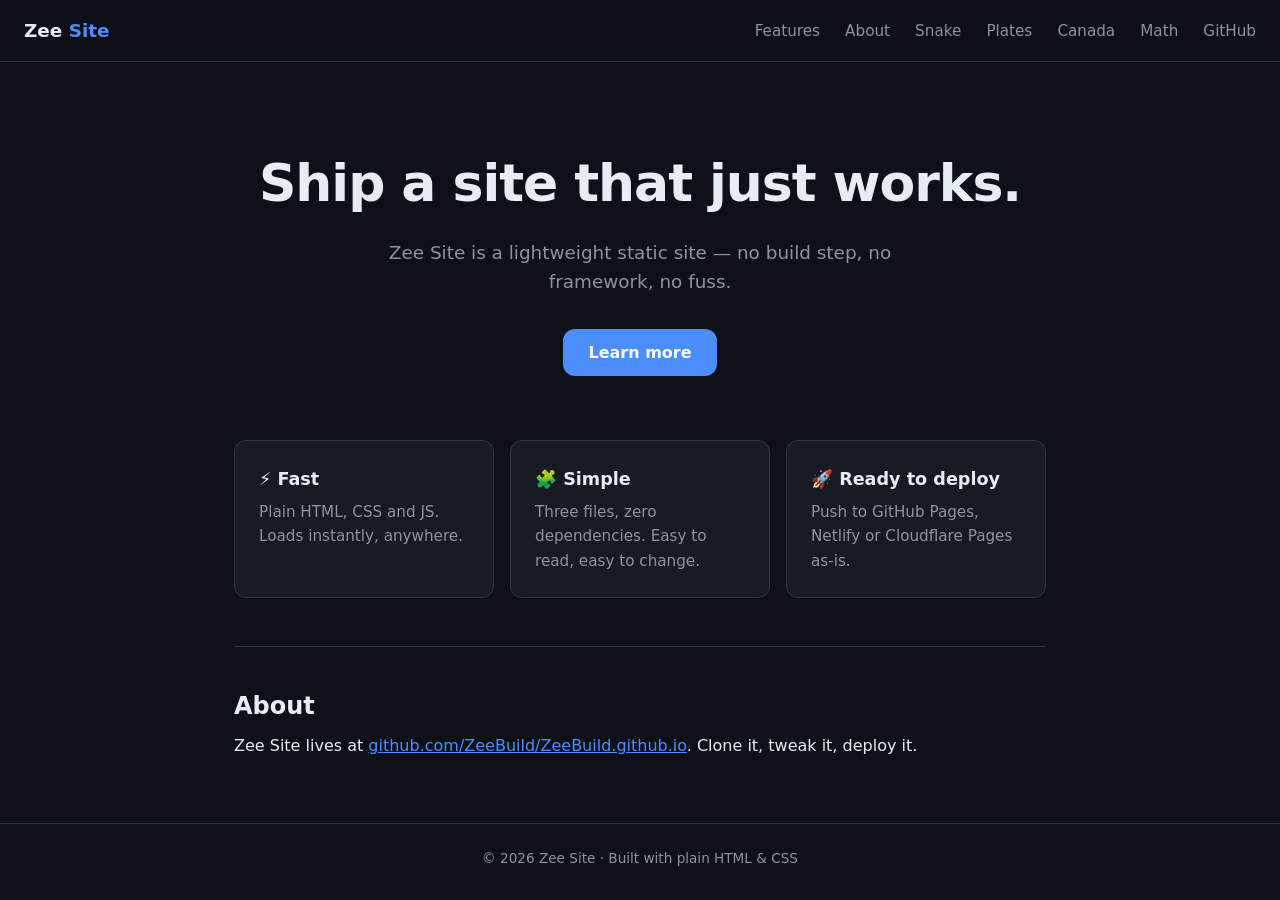
<file: index.html>
<!DOCTYPE html>
<html lang="en">
<head>
  <meta charset="UTF-8" />
  <meta name="viewport" content="width=device-width, initial-scale=1.0" />
  <meta name="description" content="Zee Site — a clean, fast static site." />
  <title>Zee Site</title>
  <link rel="stylesheet" href="style.css" />
</head>
<body>
  <header class="nav">
    <a class="brand" href="#">Zee<span> Site</span></a>
    <nav>
      <a href="#features">Features</a>
      <a href="#about">About</a>
      <a href="snake.html">Snake</a>
      <a href="plates.html">Plates</a>
      <a href="plates-canada.html">Canada</a>
      <a href="math.html">Math</a>
      <a href="https://github.com/ZeeBuild/ZeeBuild.github.io">GitHub</a>
    </nav>
  </header>

  <main>
    <section class="hero">
      <h1>Ship a site that just works.</h1>
      <p>Zee Site is a lightweight static site — no build step, no framework, no fuss.</p>
      <a class="cta" href="#features">Learn more</a>
    </section>

    <section id="features" class="features">
      <article>
        <h2>⚡ Fast</h2>
        <p>Plain HTML, CSS and JS. Loads instantly, anywhere.</p>
      </article>
      <article>
        <h2>🧩 Simple</h2>
        <p>Three files, zero dependencies. Easy to read, easy to change.</p>
      </article>
      <article>
        <h2>🚀 Ready to deploy</h2>
        <p>Push to GitHub Pages, Netlify or Cloudflare Pages as-is.</p>
      </article>
    </section>

    <section id="about" class="about">
      <h2>About</h2>
      <p>
        Zee Site lives at
        <a href="https://github.com/ZeeBuild/ZeeBuild.github.io">github.com/ZeeBuild/ZeeBuild.github.io</a>.
        Clone it, tweak it, deploy it.
      </p>
    </section>
  </main>

  <footer class="footer">
    <p>© 2026 Zee Site · Built with plain HTML &amp; CSS</p>
  </footer>
</body>
</html>
</file>
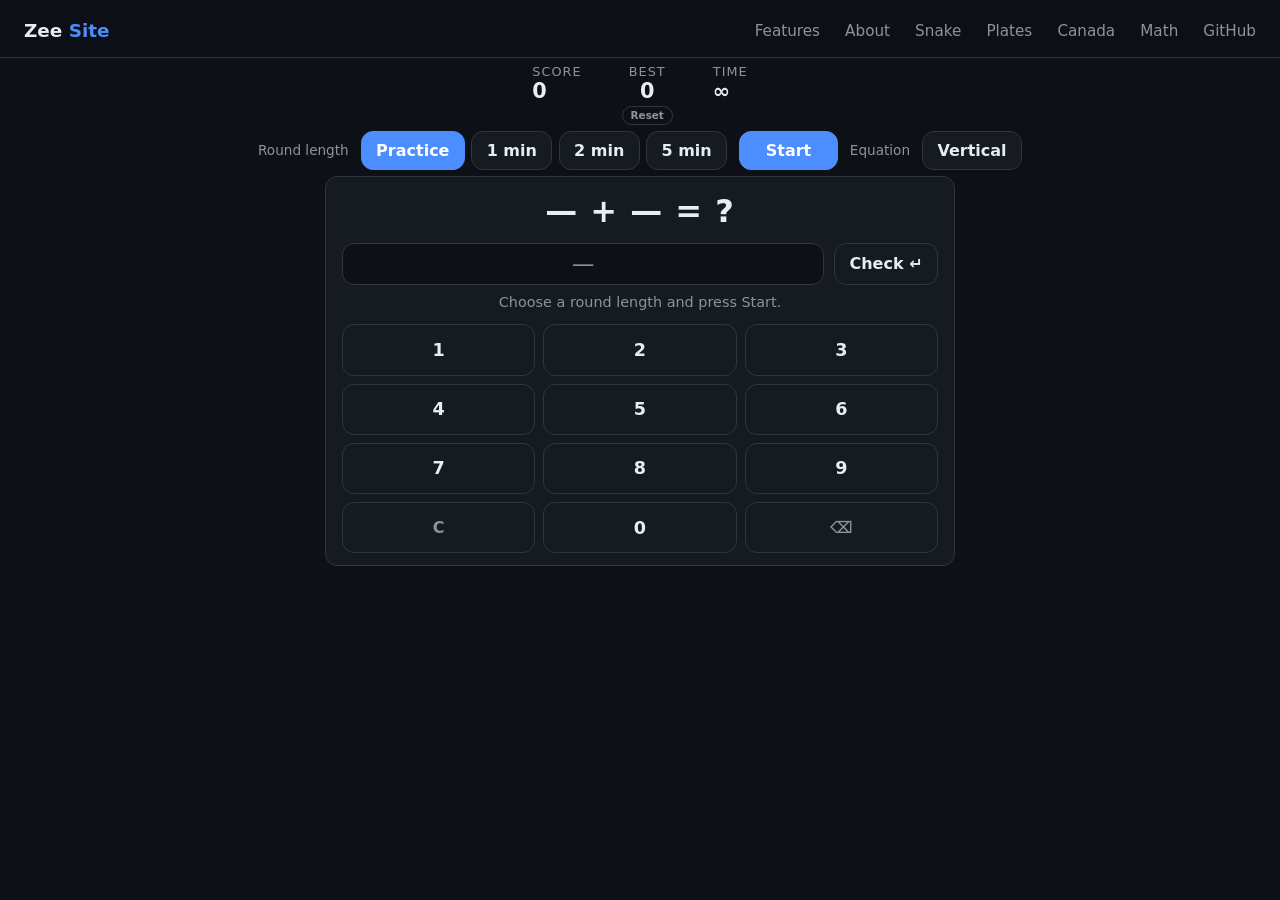
<file: math.html>
<!DOCTYPE html>
<html lang="en">
<head>
  <meta charset="UTF-8" />
  <meta name="viewport" content="width=device-width, initial-scale=1.0" />
  <meta name="description" content="A timed addition and subtraction game with an on-screen numpad and high scores." />
  <title>Math — Zee Site</title>
  <style>
    :root {
      --bg: #0d1117;
      --surface: #161b22;
      --text: #e6edf3;
      --muted: #8b949e;
      --accent: #4c8dff;
      --border: #30363d;
      --good: #3fb950;
      --bad: #f85149;
      --tens: #58a6ff;
      --ones: #e3b341;
      --radius: 12px;
    }

    * { margin: 0; padding: 0; box-sizing: border-box; }
    html { background: var(--bg); }
    [hidden] { display: none !important; }

    body {
      font-family: system-ui, -apple-system, "Segoe UI", sans-serif;
      background: var(--bg);
      color: var(--text);
      min-height: 0;
      display: flex;
      flex-direction: column;
      align-items: center;
      justify-content: flex-start;
      gap: 0.9rem;
      padding: 1rem 0;
    }

    .nav {
      display: flex;
      align-items: center;
      justify-content: space-between;
      padding: 1rem 1.5rem;
      border-bottom: 1px solid var(--border);
      position: sticky;
      top: 0;
      background: color-mix(in srgb, var(--bg) 85%, transparent);
      backdrop-filter: blur(8px);
      width: 100%;
    }
    .brand { font-weight: 700; font-size: 1.15rem; color: var(--text); text-decoration: none; }
    .brand span { color: var(--accent); }
    .nav nav a { color: var(--muted); text-decoration: none; margin-left: 1.25rem; font-size: 0.95rem; }
    .nav nav a:hover { color: var(--text); }

    .hud {
      display: flex;
      gap: 2.5rem;
      font-variant-numeric: tabular-nums;
    }
    .hud .label { color: var(--muted); font-size: 0.8rem; text-transform: uppercase; letter-spacing: 0.08em; }
    .hud .value { font-size: 1.3rem; font-weight: 700; }
    .hud .best-cell { text-align: center; }
    .reset-best {
      display: block;
      margin: 0.15rem auto 0;
      padding: 0.15rem 0.5rem;
      font-size: 0.65rem;
      font-weight: 600;
      color: var(--muted);
      background: transparent;
      border: 1px solid var(--border);
      border-radius: 999px;
    }
    .reset-best:hover:not(:disabled) { color: var(--text); border-color: var(--accent); }

    .timebar { width: 100%; max-width: 420px; height: 4px; background: var(--border); border-radius: 999px; overflow: hidden; }
    .timebar-fill { height: 100%; width: 100%; background: var(--accent); transition: width 0.2s linear; }

    .setup {
      display: flex;
      align-items: center;
      gap: 0.75rem;
      flex-wrap: wrap;
      justify-content: center;
    }
    .setup-label { color: var(--muted); font-size: 0.85rem; }
    .presets { display: flex; gap: 0.4rem; }

    button {
      background: var(--surface);
      color: var(--text);
      border: 1px solid var(--border);
      padding: 0.55rem 0.9rem;
      border-radius: var(--radius);
      font: inherit;
      font-weight: 600;
      cursor: pointer;
    }
    button:hover:not(:disabled) { border-color: var(--accent); }
    button:disabled { opacity: 0.45; cursor: default; }
    button:focus-visible { outline: 2px solid var(--accent); outline-offset: 2px; }

    .preset.selected { background: var(--accent); border-color: var(--accent); color: #fff; }
    .primary { background: var(--accent); border-color: var(--accent); color: #fff; padding-inline: 1.6rem; }

    .board-wrap { position: relative; width: 100%; max-width: 420px; }
    .main-col { display: flex; flex-direction: column; gap: 0.9rem; min-width: 0; }
    .emoji-strip {
      display: flex;
      align-items: center;
      gap: 0.5rem;
      flex-wrap: wrap;
      padding: 0.4rem 0.6rem;
      background: var(--bg);
      border: 1px solid var(--border);
      border-radius: 8px;
      min-height: 2.2rem;
    }
    .emoji-strip .strip-title {
      color: var(--muted);
      font-size: 0.7rem;
      text-transform: uppercase;
      letter-spacing: 0.08em;
      margin-right: 0.25rem;
    }
    .emoji-strip .chips {
      display: flex;
      align-items: center;
      gap: 0.35rem;
      flex-wrap: wrap;
      flex: 1 1 auto;
    }
    .emoji-strip .chip {
      display: inline-flex;
      align-items: center;
      gap: 0.25rem;
      background: var(--surface);
      border: 1px solid var(--border);
      border-radius: 999px;
      padding: 0.15rem 0.5rem;
      font-size: 0.95rem;
      line-height: 1;
    }
    .emoji-strip .chip .n {
      color: var(--muted);
      font-size: 0.7rem;
      font-variant-numeric: tabular-nums;
    }
    .emoji-strip .strip-total {
      color: var(--muted);
      font-size: 0.8rem;
      font-variant-numeric: tabular-nums;
      margin-left: auto;
    }

    .game {
      background: var(--surface);
      border: 1px solid var(--border);
      border-radius: var(--radius);
      padding: 1.25rem;
      display: flex;
      flex-direction: column;
      gap: 0.9rem;
    }

    .question {
      text-align: center;
      font-size: 2.4rem;
      font-weight: 700;
      font-variant-numeric: tabular-nums;
      letter-spacing: 0.03em;
      padding: 0.4rem 0;
    }
    .question.vertical {
      display: flex;
      flex-direction: column;
      align-items: flex-end;
      width: max-content;
      margin-inline: auto;
      line-height: 1.1;
      padding: 0;
    }
    .question.vertical .v-row { padding-right: 0.35rem; }
    .question.vertical .v-rule { width: 100%; height: 2px; background: var(--text); margin: 0.15rem 0; }

    .answer-row { display: flex; gap: 0.6rem; }
    .answer {
      flex: 1;
      min-height: 3rem;
      display: flex;
      align-items: center;
      justify-content: center;
      background: var(--bg);
      border: 1px solid var(--border);
      border-radius: var(--radius);
      font-size: 1.6rem;
      font-weight: 700;
      font-variant-numeric: tabular-nums;
    }
    .answer.empty { color: var(--muted); font-weight: 400; }
    .check { min-width: 6.5rem; }

    .feedback { text-align: center; min-height: 1.3rem; font-size: 0.9rem; color: var(--muted); }
    .feedback.good { color: var(--good); }
    .feedback.bad { color: var(--bad); }

    .work {
      border-top: 1px solid var(--border);
      padding-top: 0.9rem;
      display: flex;
      flex-direction: column;
      gap: 0.75rem;
      text-align: left;
    }
    .work h3 {
      font-size: 0.75rem;
      text-transform: uppercase;
      letter-spacing: 0.08em;
      color: var(--accent);
      margin-bottom: 0.35rem;
    }
    .break-diagram { display: flex; flex-direction: column; gap: 0.75rem; }
    .break-equation {
      display: flex;
      align-items: flex-start;
      justify-content: center;
      gap: 0.6rem;
      flex-wrap: wrap;
    }
    .break-term { display: flex; flex-direction: column; align-items: center; min-width: 5.6rem; }
    .break-term .num { font-size: 1.4rem; font-weight: 700; font-variant-numeric: tabular-nums; line-height: 1.2; }
    .break-term .num.whole { color: var(--text); }
    .break-term .num.split { color: var(--accent); }
    .break-op { font-size: 1.3rem; color: var(--muted); padding-top: 0.1rem; }
    .break-result { font-size: 1.4rem; font-weight: 700; color: var(--good); padding-top: 0.1rem; font-variant-numeric: tabular-nums; }
    .bond {
      width: 100%;
      height: 16px;
      position: relative;
      margin-top: 2px;
    }
    .bond .stem { position: absolute; left: 50%; top: 0; width: 2px; height: 8px; background: var(--border); }
    .bond .bar { position: absolute; left: 24%; right: 24%; top: 8px; height: 2px; background: var(--border); }
    .bond .leg { position: absolute; top: 8px; width: 2px; height: 8px; background: var(--border); }
    .bond .leg.left { left: 24%; }
    .bond .leg.right { right: 24%; }
    .break-boxes { display: flex; gap: 0.45rem; width: 100%; }
    .break-box {
      flex: 1;
      min-width: 0;
      text-align: center;
      background: var(--bg);
      border: 2px solid var(--border);
      border-radius: 8px;
      padding: 0.3rem 0.15rem;
    }
    .break-box.tens { border-color: var(--tens); }
    .break-box.ones { border-color: var(--ones); }
    .break-box b { display: block; font-size: 1.15rem; font-variant-numeric: tabular-nums; }
    .break-box.tens b { color: var(--tens); }
    .break-box.ones b { color: var(--ones); }
    .break-box small { display: block; color: var(--muted); font-size: 0.55rem; letter-spacing: 0.08em; }
    .break-steps { display: flex; flex-direction: column; gap: 0.15rem; font-size: 0.95rem; font-variant-numeric: tabular-nums; }
    .break-steps .line { display: flex; gap: 0.5rem; align-items: baseline; color: var(--muted); }
    .break-steps .line .tag { min-width: 3.4rem; font-size: 0.6rem; text-transform: uppercase; letter-spacing: 0.08em; color: var(--muted); }
    .break-steps .line.tens-line .eq { color: var(--tens); }
    .break-steps .line.ones-line .eq { color: var(--ones); }
    .break-steps .line.final { color: var(--text); font-weight: 700; }
    .break-steps .line.final .eq { color: var(--good); }
    .break-steps .note { font-size: 0.8rem; color: var(--muted); padding-left: 3.9rem; }
    .nl-svg { display: block; width: 100%; height: auto; }
    .nl-base, .nl-tick { stroke: var(--border); stroke-width: 2; }
    .nl-tick { stroke-width: 1.5; }
    .nl-dot { fill: var(--bg); stroke: var(--accent); stroke-width: 2; }
    .nl-dot.end { fill: var(--accent); }
    .nl-label { fill: var(--muted); font-size: 11px; font-variant-numeric: tabular-nums; }
    .nl-label.end { fill: var(--accent); font-weight: 700; }
    .nl-arc { fill: none; stroke: var(--accent); stroke-width: 1.5; }
    .nl-arrow { fill: var(--border); }
    .nl-jump { fill: var(--text); font-size: 10px; text-anchor: middle; }
    .work-summary { color: var(--muted); font-size: 0.85rem; }
    .work .next { align-self: center; }

    .numpad {
      display: grid;
      grid-template-columns: repeat(3, 1fr);
      gap: 0.5rem;
    }
    .numpad button { height: 3.2rem; font-size: 1.1rem; }
    .numpad button.wide { grid-column: span 2; }
    .numpad .fn { color: var(--muted); font-size: 1rem; }
    .clear-btn {
      align-self: center;
      width: 2.4rem;
      height: 2.4rem;
      padding: 0;
      font-size: 0.95rem;
      color: var(--muted);
      margin-bottom: 0.25rem;
    }

    .overlay {
      position: absolute;
      inset: 0;
      display: flex;
      flex-direction: column;
      align-items: center;
      justify-content: center;
      gap: 0.75rem;
      background: color-mix(in srgb, var(--bg) 82%, transparent);
      border-radius: var(--radius);
      text-align: center;
      padding: 1rem;
    }
    .overlay h2 { font-size: 1.6rem; }
    .overlay p { color: var(--muted); }
    .overlay-actions { display: flex; gap: 0.6rem; flex-wrap: wrap; justify-content: center; }

    /* Desktop: two-column layout to avoid vertical scrolling on 1080p */
    @media (min-width: 900px) {
      body { padding: 0.25rem 0; gap: 0.4rem; }
      .timebar { max-width: 630px; }
      .board-wrap { max-width: 630px; }
      .game { flex-direction: row; align-items: flex-start; gap: 1.25rem; padding: 0.75rem 1rem; }
      .main-col { flex: 1 1 0; gap: 0.6rem; }
      .work {
        border-top: 1px solid var(--border);
        padding-top: 0.9rem;
        padding-left: 0;
      }
      .question { font-size: 2rem; padding: 0.2rem 0; }
      .answer { min-height: 2.6rem; font-size: 1.4rem; }
    }

  </style>
</head>
<body>
  <header class="nav">
    <a class="brand" href="index.html">Zee<span> Site</span></a>
    <nav>
      <a href="index.html#features">Features</a>
      <a href="index.html#about">About</a>
      <a href="snake.html">Snake</a>
      <a href="plates.html">Plates</a>
      <a href="plates-canada.html">Canada</a>
      <a href="math.html">Math</a>
      <a href="https://github.com/ZeeBuild/ZeeBuild.github.io">GitHub</a>
    </nav>
  </header>

  <div class="hud">
    <div><div class="label">Score</div><div class="value" id="score">0</div></div>
    <div class="best-cell">
      <div class="label">Best</div>
      <div class="value" id="best">0</div>
      <button type="button" id="resetBestBtn" class="reset-best" title="Reset best score" aria-label="Reset best score">Reset</button>
    </div>
    <div><div class="label">Time</div><div class="value" id="time">60</div></div>
  </div>

  <div class="timebar" id="timebar" aria-hidden="true"><div class="timebar-fill" id="timeFill"></div></div>

  <div class="setup">
    <span class="setup-label">Round length</span>
    <div class="presets" id="presets" role="group" aria-label="Round length">
      <button type="button" class="preset selected" data-seconds="0" aria-pressed="true">Practice</button>
      <button type="button" class="preset" data-seconds="60" aria-pressed="false">1 min</button>
      <button type="button" class="preset" data-seconds="120" aria-pressed="false">2 min</button>
      <button type="button" class="preset" data-seconds="300" aria-pressed="false">5 min</button>
    </div>
    <button type="button" id="startBtn" class="primary">Start</button>
    <span class="setup-label">Equation</span>
    <button type="button" id="layoutBtn" class="preset" aria-pressed="false" aria-label="Show equations vertically">Vertical</button>
  </div>

  <div class="board-wrap">
    <section class="game" id="game" aria-label="Math game">
      <div class="main-col">
        <div class="emoji-strip" id="emojiStrip" hidden>
          <span class="strip-title">Collected</span>
          <span class="chips" id="emojiChips"></span>
          <span class="strip-total" id="emojiTotal">0</span>
        </div>
        <div class="question" id="question" aria-live="polite">&#8212; + &#8212; = ?</div>

        <div class="answer-row">
          <div class="answer empty" id="answer" aria-label="Your answer">&#8212;</div>
          <button type="button" id="checkBtn" class="check">Check &#8629;</button>
        </div>

        <p class="feedback" id="feedback" aria-live="polite">Choose a round length and press Start.</p>

        <div class="numpad" id="numpad">
          <button type="button" data-key="1" aria-label="Digit 1">1</button>
          <button type="button" data-key="2" aria-label="Digit 2">2</button>
          <button type="button" data-key="3" aria-label="Digit 3">3</button>
          <button type="button" data-key="4" aria-label="Digit 4">4</button>
          <button type="button" data-key="5" aria-label="Digit 5">5</button>
          <button type="button" data-key="6" aria-label="Digit 6">6</button>
          <button type="button" data-key="7" aria-label="Digit 7">7</button>
          <button type="button" data-key="8" aria-label="Digit 8">8</button>
          <button type="button" data-key="9" aria-label="Digit 9">9</button>
          <button type="button" class="fn" data-key="clear" aria-label="Clear answer">C</button>
          <button type="button" data-key="0" aria-label="Digit 0">0</button>
          <button type="button" class="fn" data-key="back" aria-label="Backspace">&#9003;</button>
        </div>

        <div class="work" id="work" hidden>
          <button type="button" id="nextBtn" class="primary next">Next question</button>
          <div>
            <h3>Break apart</h3>
            <div class="steps" id="workSteps"></div>
          </div>
          <div>
            <h3>Number line</h3>
            <div class="number-line" id="workLine"></div>
            <div class="work-summary" id="workSummary"></div>
          </div>
        </div>
      </div>
    </section>

    <div class="overlay" id="overlay" hidden>
      <h2 id="overlayTitle">Time's up!</h2>
      <p id="overlayText">Score: 0 &middot; Best: 0</p>
      <div class="overlay-actions">
        <button type="button" id="againBtn" class="primary">Play again</button>
        <button type="button" id="stopBtn">Stop</button>
      </div>
    </div>
  </div>


  <script>
    const scoreEl = document.getElementById('score');
    const bestEl = document.getElementById('best');
    const timeEl = document.getElementById('time');
    const timebarEl = document.getElementById('timebar');
    const timeFill = document.getElementById('timeFill');
    const presetsEl = document.getElementById('presets');
    const startBtn = document.getElementById('startBtn');
    const layoutBtn = document.getElementById('layoutBtn');
    const questionEl = document.getElementById('question');
    const answerEl = document.getElementById('answer');
    const checkBtn = document.getElementById('checkBtn');
    const feedbackEl = document.getElementById('feedback');
    const workEl = document.getElementById('work');
    const workStepsEl = document.getElementById('workSteps');
    const workLineEl = document.getElementById('workLine');
    const workSummaryEl = document.getElementById('workSummary');
    const emojiStripEl = document.getElementById('emojiStrip');
    const emojiChipsEl = document.getElementById('emojiChips');
    const emojiTotalEl = document.getElementById('emojiTotal');
    const nextBtn = document.getElementById('nextBtn');
    const numpadEl = document.getElementById('numpad');
    const clearBtn = document.getElementById('clearBtn');
    const overlay = document.getElementById('overlay');
    const overlayTitle = document.getElementById('overlayTitle');
    const overlayText = document.getElementById('overlayText');
    const againBtn = document.getElementById('againBtn');
    const stopBtn = document.getElementById('stopBtn');
    const resetBestBtn = document.getElementById('resetBestBtn');

    let best = 0;
    try {
      const stored = Number(localStorage.getItem('math-best') || 0);
      if (Number.isFinite(stored) && stored >= 0) best = stored;
    } catch (e) { /* storage unavailable */ }

    let roundSeconds = 0;
    let secondsLeft = 0;
    let score = 0;
    let running = false;
    let answer = '';
    let current = null;
    let lastKey = '';
    let deadline = 0;
    let timerId = null;
    let vertical = false;
    let showingWork = false;
    let collectedEmojis = {};
    let collectedTotal = 0;

    function updateHud() {
      scoreEl.textContent = score;
      bestEl.textContent = best;
      const untimed = roundSeconds === 0;
      timeEl.textContent = untimed ? '\u221E' : secondsLeft;
      timebarEl.hidden = untimed;
      if (!untimed) timeFill.style.width = (secondsLeft / roundSeconds * 100) + '%';
    }

    function selectPreset(seconds) {
      if (running) return;
      roundSeconds = seconds;
      secondsLeft = seconds;
      presetsEl.querySelectorAll('.preset').forEach((b) => {
        const on = Number(b.dataset.seconds) === seconds;
        b.classList.toggle('selected', on);
        b.setAttribute('aria-pressed', String(on));
      });
      updateHud();
    }

    function setFeedback(message, tone) {
      feedbackEl.textContent = message;
      feedbackEl.className = 'feedback' + (tone ? ' ' + tone : '');
    }

    function renderQuestion() {
      questionEl.classList.toggle('vertical', vertical && !!current);
      if (!current) {
        questionEl.textContent = '\u2014 + \u2014 = ?';
      } else if (vertical) {
        questionEl.innerHTML = '<span class="v-row">' + current.a + '</span>' +
          '<span class="v-row">' + current.op + ' ' + current.b + '</span>' +
          '<span class="v-rule"></span>' +
          '<span class="v-row">?</span>';
      } else {
        questionEl.textContent = current.a + ' ' + current.op + ' ' + current.b + ' = ?';
      }
    }

    function generateQuestion() {
      let q, key, tries = 0;
      do {
        const op = Math.random() < 0.5 ? '+' : '\u2212';
        let a = 10 + Math.floor(Math.random() * 90);
        let b;
        if (op === '+') {
          // Keep both operands two-digit and cap the sum at 109.
          b = 10 + Math.floor(Math.random() * (100 - a));
        } else {
          b = 10 + Math.floor(Math.random() * 90);
          if (a < b) { const t = a; a = b; b = t; }
        }
        q = { a: a, b: b, op: op, result: op === '+' ? a + b : a - b };
        key = a + op + b;
        tries++;
      } while (key === lastKey && tries < 10);
      lastKey = key;
      current = q;
      renderQuestion();
    }

    function clearAnswer() {
      answer = '';
      answerEl.textContent = '\u2014';
      answerEl.classList.add('empty');
    }

    function appendDigit(digit) {
      if (!running || showingWork || answer.length >= 3) return;
      answer += digit;
      answerEl.textContent = answer;
      answerEl.classList.remove('empty');
    }

    function backspace() {
      if (!running || showingWork) return;
      answer = answer.slice(0, -1);
      answerEl.textContent = answer || '\u2014';
      answerEl.classList.toggle('empty', answer === '');
    }

    function partsOf(n) {
      return { tens: Math.floor(n / 10) * 10, ones: n % 10 };
    }

    function workRow(text) {
      const row = document.createElement('div');
      row.className = 'line';
      row.textContent = text;
      return row;
    }

    function breakBoxes(parts) {
      const bond = document.createElement('div');
      bond.className = 'bond';
      ['stem', 'bar', 'leg left', 'leg right'].forEach((cls) => {
        const el = document.createElement('span');
        el.className = cls;
        bond.appendChild(el);
      });
      const boxes = document.createElement('div');
      boxes.className = 'break-boxes';
      [['tens', parts.tens, 'TENS'], ['ones', parts.ones, 'ONES']].forEach(([kind, value, label]) => {
        const box = document.createElement('div');
        box.className = 'break-box ' + kind;
        const b = document.createElement('b');
        b.textContent = value;
        const small = document.createElement('small');
        small.textContent = label;
        box.appendChild(b);
        box.appendChild(small);
        boxes.appendChild(box);
      });
      return [bond, boxes];
    }

    function breakTerm(number, parts) {
      const term = document.createElement('div');
      term.className = 'break-term';
      const num = document.createElement('span');
      num.className = 'num ' + (parts ? 'split' : 'whole');
      num.textContent = number;
      term.appendChild(num);
      if (parts) breakBoxes(parts).forEach((el) => term.appendChild(el));
      return term;
    }

    function breakStep(tag, text, cls) {
      const line = document.createElement('div');
      line.className = 'line' + (cls ? ' ' + cls : '');
      const tagEl = document.createElement('span');
      tagEl.className = 'tag';
      tagEl.textContent = tag;
      const eq = document.createElement('span');
      eq.className = 'eq';
      eq.textContent = text;
      line.appendChild(tagEl);
      line.appendChild(eq);
      return line;
    }

    function renderNumberLine(start, jumps, sign, end) {
      const ns = 'http://www.w3.org/2000/svg';
      const svg = document.createElementNS(ns, 'svg');
      svg.setAttribute('viewBox', '0 0 400 140');
      svg.setAttribute('class', 'nl-svg');
      svg.setAttribute('role', 'img');
      svg.setAttribute('aria-label', 'Open number line from ' + start + ' to ' + end);
      const add = (tag, attrs, text) => {
        const el = document.createElementNS(ns, tag);
        Object.entries(attrs).forEach(([k, v]) => el.setAttribute(k, String(v)));
        if (text !== undefined) el.textContent = text;
        svg.appendChild(el);
        return el;
      };

      const count = jumps.length;
      const pad = 36;
      const base = 100;
      const reverse = sign === '\u2212';
      const unit = count ? (400 - pad * 2) / count : 0;
      const widths = jumps.map((j) => j === 10 ? 1 : 0.5);
      const total = widths.reduce((sum, w) => sum + w, 0) * unit;
      const left = (400 - total) / 2;
      const xs = [reverse ? left + total : left];
      for (let i = 0; i < count; i++) {
        xs.push(xs[i] + (reverse ? -1 : 1) * widths[i] * unit);
      }
      const minX = Math.min.apply(null, xs);
      const maxX = Math.max.apply(null, xs);

      add('line', { x1: minX - 20, y1: base, x2: maxX + 12, y2: base, class: 'nl-base' });
      const tip = reverse ? minX - 18 : maxX + 18;
      const back = reverse ? minX - 9 : maxX + 9;
      add('polygon', {
        points: tip + ',' + base + ' ' + back + ',' + (base - 5) + ' ' + back + ',' + (base + 5),
        class: 'nl-arrow'
      });

      let value = start;
      for (let i = 0; i <= count; i++) {
        const x = xs[i];
        const last = i === count;
        add('line', { x1: x, y1: base - 6, x2: x, y2: base + 6, class: 'nl-tick' });
        add('circle', { cx: x, cy: base, r: 4, class: 'nl-dot' + (last ? ' end' : '') });
        add('text', { x: x, y: 124, class: 'nl-label' + (last ? ' end' : ''), 'text-anchor': 'middle' }, String(value));
        if (i < count) {
          const nx = xs[i + 1];
          const bigJump = jumps[i] === 10;
          const lift = bigJump ? (i % 2 === 0 ? 42 : 60) : (i % 2 === 0 ? 9 : 12);
          add('path', {
            d: 'M ' + x + ' ' + base + ' C ' + x + ' ' + (base - lift) + ', ' + nx + ' ' + (base - lift) + ', ' + nx + ' ' + base,
            class: 'nl-arc'
          });
          add('text', { x: (x + nx) / 2, y: base - lift + (bigJump ? 4 : -4), class: 'nl-jump' }, sign + jumps[i]);
          value += sign === '+' ? jumps[i] : -jumps[i];
        }
      }

      workLineEl.replaceChildren(svg);
    }

    function renderWork() {
      const { a, b, op, result } = current;
      const aParts = partsOf(a);
      const bParts = partsOf(b);
      const jumps = [];
      for (let t = 0; t < bParts.tens / 10; t++) jumps.push(10);
      for (let o = 0; o < bParts.ones; o++) jumps.push(1);
      const sign = op === '+' ? '+' : '\u2212';

      workStepsEl.className = 'break-diagram';
      workStepsEl.replaceChildren();

      const equation = document.createElement('div');
      equation.className = 'break-equation';
      equation.appendChild(breakTerm(a, op === '+' ? aParts : null));
      const opEl = document.createElement('span');
      opEl.className = 'break-op';
      opEl.textContent = sign;
      equation.appendChild(opEl);
      equation.appendChild(breakTerm(b, bParts));
      const equalsEl = document.createElement('span');
      equalsEl.className = 'break-op';
      equalsEl.textContent = '=';
      equation.appendChild(equalsEl);
      const resultEl = document.createElement('span');
      resultEl.className = 'break-result';
      resultEl.textContent = result;
      equation.appendChild(resultEl);
      workStepsEl.appendChild(equation);

      const steps = document.createElement('div');
      steps.className = 'break-steps';
      if (op === '+') {
        const tensSum = aParts.tens + bParts.tens;
        const onesSum = aParts.ones + bParts.ones;
        steps.appendChild(breakStep('Tens', aParts.tens + ' + ' + bParts.tens + ' = ' + tensSum, 'tens-line'));
        steps.appendChild(breakStep('Ones', aParts.ones + ' + ' + bParts.ones + ' = ' + onesSum, 'ones-line'));
        if (onesSum >= 10) {
          steps.appendChild(breakStep('Regroup', onesSum + ' = 10 + ' + (onesSum - 10), 'ones-line'));
          steps.appendChild(breakStep('Final', tensSum + ' + ' + onesSum + ' = ' + result, 'final'));
          const note = document.createElement('div');
          note.className = 'note';
          note.textContent = tensSum + ' + 10 = ' + (tensSum + 10) + ', then + ' + (onesSum - 10) + ' = ' + result;
          steps.appendChild(note);
        } else {
          steps.appendChild(breakStep('Final', tensSum + ' + ' + onesSum + ' = ' + result, 'final'));
        }
      } else {
        const middle = a - bParts.tens;
        steps.appendChild(breakStep('Break', b + ' = ' + bParts.tens + ' + ' + bParts.ones));
        steps.appendChild(breakStep('Tens', a + ' \u2212 ' + bParts.tens + ' = ' + middle, 'tens-line'));
        steps.appendChild(breakStep('Ones', middle + ' \u2212 ' + bParts.ones + ' = ' + result, 'final'));
      }
      workStepsEl.appendChild(steps);

      renderNumberLine(a, jumps, sign, result);
      workSummaryEl.textContent = a + ' ' + op + ' ' + b + ' = ' + result;
    }

    function setWorkVisible(visible) {
      showingWork = visible;
      workEl.hidden = !visible;
      checkBtn.disabled = visible;
      numpadEl.hidden = visible;
      numpadEl.querySelectorAll('button').forEach((b) => { b.disabled = visible; });
    }

    function showWork() {
      renderWork();
      setWorkVisible(true);
      nextBtn.focus();
    }

    function nextQuestion() {
      setWorkVisible(false);
      clearAnswer();
      generateQuestion();
      setFeedback('Go!');
    }

    // Fun emojis for the green "correct" message. Shark, dino and fireworks
    // are the priority picks, so they turn up more often than the rest.
    const priorityEmojis = ['🦈', '🦖', '🎆'];
    const funEmojis = ['🎉', '⭐', '🏆', '🚀', '💥', '🔥', '😎', '🥳', '✨', '💯', '🌟', '🍕', '🌈', '⚡'];

    function renderCollected() {
      if (collectedTotal === 0) {
        emojiStripEl.hidden = true;
        return;
      }
      emojiStripEl.hidden = false;
      emojiChipsEl.innerHTML = '';
      Object.keys(collectedEmojis).forEach((emo) => {
        const chip = document.createElement('span');
        chip.className = 'chip';
        chip.textContent = emo;
        const n = document.createElement('span');
        n.className = 'n';
        n.textContent = '\u00D7' + collectedEmojis[emo];
        chip.appendChild(n);
        emojiChipsEl.appendChild(chip);
      });
      emojiTotalEl.textContent = collectedTotal;
    }

    function correctMessage() {
      const pool = Math.random() < 0.6 ? priorityEmojis : funEmojis;
      const first = pool[Math.floor(Math.random() * pool.length)];
      collectedEmojis[first] = (collectedEmojis[first] || 0) + 1;
      collectedTotal++;
      let message = 'Correct! +1 point ' + first;
      if (Math.random() < 0.35) {
        const second = funEmojis[Math.floor(Math.random() * funEmojis.length)];
        message += ' ' + second;
        collectedEmojis[second] = (collectedEmojis[second] || 0) + 1;
        collectedTotal++;
      }
      renderCollected();
      return message;
    }

    function submit() {
      if (!running || showingWork || answer === '') return;
      if (Number(answer) === current.result) {
        score++;
        setFeedback(correctMessage(), 'good');
        updateHud();
      } else {
        setFeedback('Not quite — it was ' + current.result + '.', 'bad');
      }
      clearAnswer();
      if (roundSeconds === 0) showWork();
      else generateQuestion();
    }

    function start() {
      setWorkVisible(false);
      score = 0;
      collectedEmojis = {};
      collectedTotal = 0;
      renderCollected();
      secondsLeft = roundSeconds;
      running = true;
      clearAnswer();
      generateQuestion();
      setFeedback('Go!');
      overlay.hidden = true;
      presetsEl.querySelectorAll('button').forEach((b) => { b.disabled = true; });
      startBtn.disabled = false;
      startBtn.textContent = 'End round';
      updateHud();
      if (timerId) clearInterval(timerId);
      timerId = null;
      if (roundSeconds > 0) {
        deadline = performance.now() + roundSeconds * 1000;
        timerId = setInterval(tick, 200);
      }
    }

    function tick() {
      if (!running) return;
      const left = Math.max(0, Math.ceil((deadline - performance.now()) / 1000));
      if (left !== secondsLeft) { secondsLeft = left; updateHud(); }
      if (left === 0) endGame();
    }

    function endGame() {
      if (!running) return;
      const timedOut = roundSeconds > 0 && secondsLeft <= 0;
      running = false;
      if (timerId) clearInterval(timerId);
      timerId = null;
      secondsLeft = 0;
      setWorkVisible(false);
      clearAnswer();
      current = null;
      renderQuestion();

      if (score > best) {
        best = score;
        try { localStorage.setItem('math-best', String(best)); } catch (e) { /* storage unavailable */ }
        overlayTitle.textContent = 'New high score!';
      } else {
        overlayTitle.textContent = (roundSeconds > 0 && timedOut) ? "Time's up!" : 'Round over';
      }
      overlayText.textContent = 'Score: ' + score + ' · Best: ' + best;
      updateHud();
      overlay.hidden = false;
      presetsEl.querySelectorAll('button').forEach((b) => { b.disabled = false; });
      startBtn.disabled = false;
      startBtn.textContent = 'Start';
      againBtn.focus();
    }

    function stop() {
      running = false;
      if (timerId) clearInterval(timerId);
      timerId = null;
      setWorkVisible(false);
      clearAnswer();
      current = null;
      renderQuestion();
      setFeedback('Choose a round length and press Start.');
      overlay.hidden = true;
      presetsEl.querySelectorAll('button').forEach((b) => { b.disabled = false; });
      startBtn.disabled = false;
      startBtn.textContent = 'Start';
      startBtn.focus();
    }

    function resetBest() {
      best = 0;
      try { localStorage.removeItem('math-best'); } catch (e) { /* storage unavailable */ }
      updateHud();
      if (!running && overlay.hidden) setFeedback('Best score reset.');
    }

    presetsEl.addEventListener('click', (e) => {
      const b = e.target.closest('button[data-seconds]');
      if (b) selectPreset(Number(b.dataset.seconds));
    });

    startBtn.addEventListener('click', () => {
      if (running) endGame();
      else start();
    });
    againBtn.addEventListener('click', start);
    stopBtn.addEventListener('click', stop);
    resetBestBtn.addEventListener('click', resetBest);
    checkBtn.addEventListener('click', submit);
    nextBtn.addEventListener('click', nextQuestion);

    layoutBtn.addEventListener('click', () => {
      vertical = !vertical;
      layoutBtn.classList.toggle('selected', vertical);
      layoutBtn.setAttribute('aria-pressed', String(vertical));
      renderQuestion();
    });

    numpadEl.addEventListener('click', (e) => {
      const b = e.target.closest('button[data-key]');
      if (!b) return;
      const key = b.dataset.key;
      if (showingWork) return;
      if (/^\d$/.test(key)) appendDigit(key);
      else if (key === 'back') backspace();
      else if (key === 'clear') clearAnswer();
    });

    document.addEventListener('keydown', (e) => {
      if (!running) {
        const onButton = e.target instanceof Element && e.target.closest('button');
        if ((e.key === 'Enter' || e.code === 'Space') && !onButton) {
          e.preventDefault();
          start();
        }
        return;
      }
      if (showingWork) {
        if (e.key === 'Enter' || e.code === 'Space') {
          e.preventDefault();
          nextQuestion();
        }
        return;
      }
      if (/^\d$/.test(e.key)) {
        e.preventDefault();
        appendDigit(e.key);
      } else if (e.key === 'Backspace') {
        e.preventDefault();
        backspace();
      } else if (e.key === 'Delete' || e.key === 'Escape' || e.key.toLowerCase() === 'c') {
        e.preventDefault();
        clearAnswer();
      } else if (e.key === 'Enter') {
        e.preventDefault();
        submit();
      }
    });

    selectPreset(0);
    bestEl.textContent = best;
  </script>
</body>
</html>
</file>
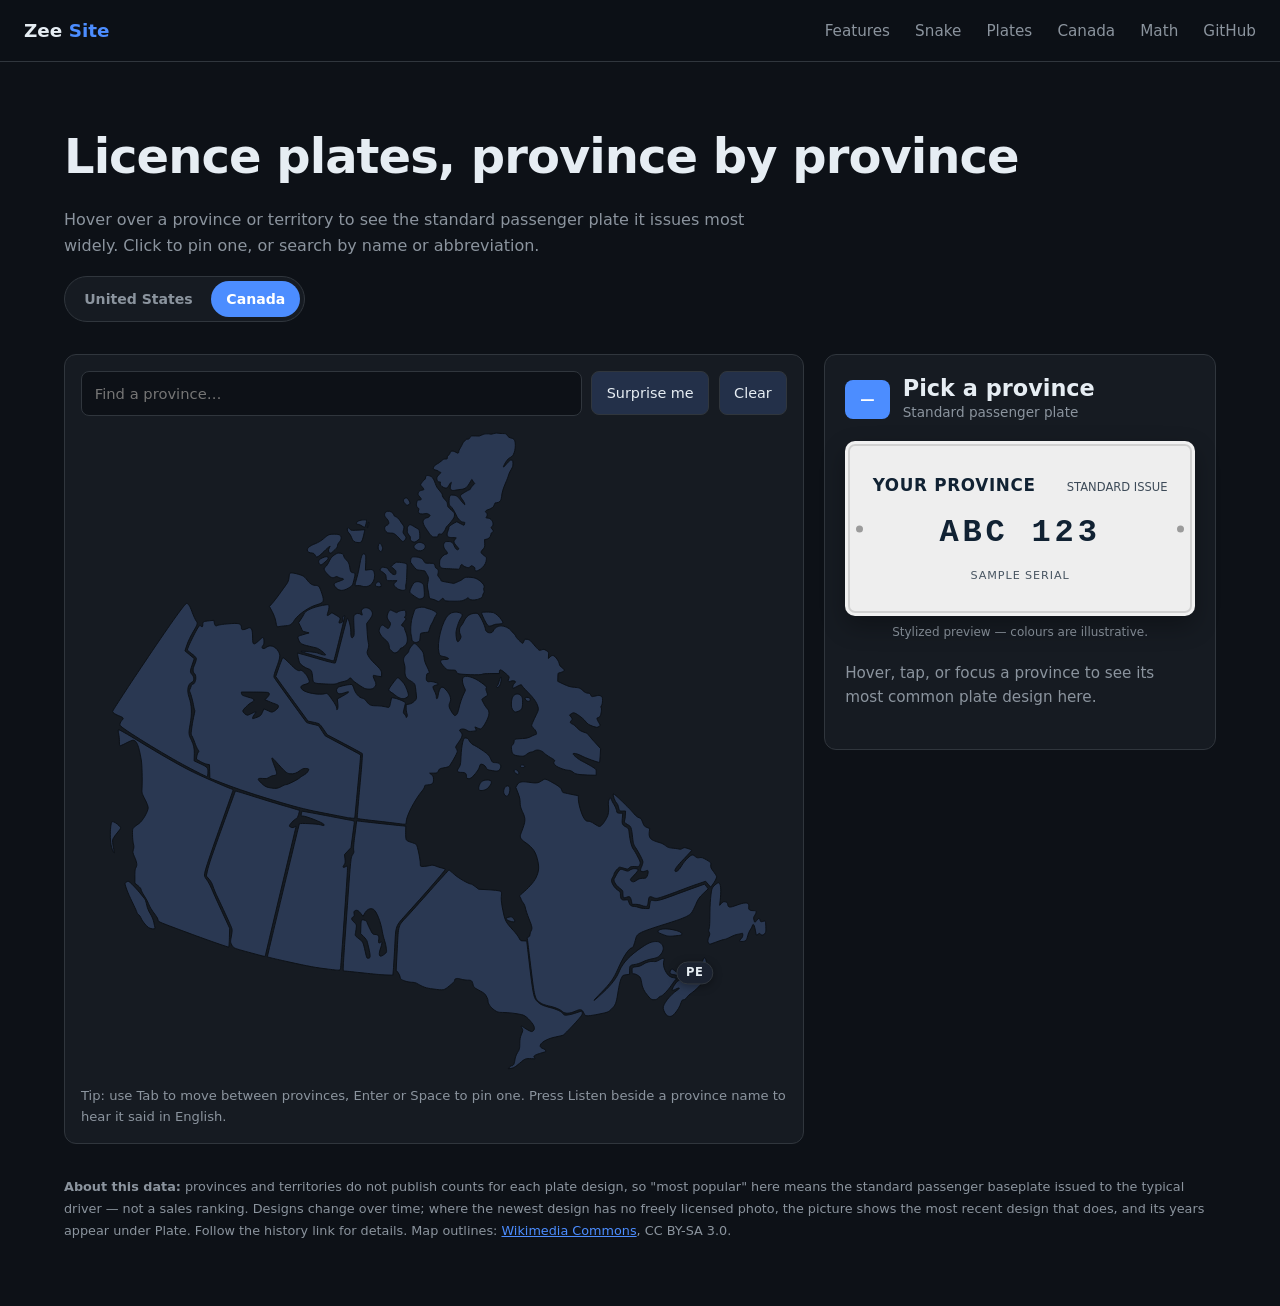
<file: plates-canada.html>
<!DOCTYPE html>
<html lang="en">
<head>
  <meta charset="UTF-8" />
  <meta name="viewport" content="width=device-width, initial-scale=1.0" />
  <meta name="description" content="Hover over a province or territory to see its standard-issue licence plate." />
  <title>Canadian Licence Plates — Zee Site</title>
  <link rel="stylesheet" href="style.css" />
  <style>
    .plates-main { max-width: 1200px; padding-bottom: 4rem; }
    .page-head { padding: 3.5rem 0 2rem; }
    .page-head h1 { font-size: clamp(2rem, 5vw, 3rem); letter-spacing: -0.02em; }
    .page-head p { color: var(--muted); max-width: 44rem; margin-top: 0.75rem; }

    .plate-switch {
      display: inline-flex; gap: 0.2rem; margin-top: 1.1rem; padding: 0.25rem;
      background: var(--surface); border: 1px solid var(--border); border-radius: 999px;
    }
    .plate-switch a {
      padding: 0.42rem 0.95rem; border-radius: 999px; text-decoration: none;
      font-size: 0.88rem; font-weight: 600; color: var(--muted); white-space: nowrap;
    }
    .plate-switch a:hover { color: var(--text); }
    .plate-switch a[aria-current="page"] { background: var(--accent); color: #fff; }

    .layout {
      display: grid;
      grid-template-columns: minmax(0, 1.7fr) minmax(290px, 0.9fr);
      gap: 1.25rem;
      align-items: start;
    }
    @media (max-width: 900px) { .layout { grid-template-columns: 1fr; } }

    .map-card, .detail-card {
      background: var(--surface);
      border: 1px solid var(--border);
      border-radius: var(--radius);
    }
    .map-card { padding: 1rem; min-width: 0; }
    .map-toolbar {
      display: flex; gap: 0.6rem; align-items: center; flex-wrap: wrap;
      margin-bottom: 0.75rem;
    }
    .search-wrap { position: relative; flex: 1 1 220px; }
    #provSearch {
      width: 100%;
      background: var(--bg);
      color: var(--text);
      border: 1px solid var(--border);
      border-radius: 8px;
      padding: 0.6rem 0.8rem;
      font: inherit;
      font-size: 0.92rem;
    }
    #provSearch:focus { outline: 2px solid var(--accent); outline-offset: 1px; }
    .search-results {
      position: absolute; z-index: 20; top: calc(100% + 4px); left: 0; right: 0;
      background: #1b2230;
      border: 1px solid var(--border);
      border-radius: 8px;
      max-height: 230px;
      overflow-y: auto;
      padding: 0.25rem;
    }
    .search-results[hidden], .tooltip[hidden] { display: none; }
    .search-results button {
      display: block; width: 100%; text-align: left; padding: 0.45rem 0.6rem;
      background: none; border: 0; border-radius: 6px; color: var(--text); font: inherit; cursor: pointer;
    }
    .search-results button:hover, .search-results button:focus { background: #273349; }
    .search-results .code { color: var(--accent); font-weight: 700; margin-right: 0.5rem; }

    button.act {
      background: #233049; color: var(--text); border: 1px solid var(--border);
      border-radius: 8px; padding: 0.6rem 0.9rem; font: inherit; font-size: 0.9rem; cursor: pointer;
      white-space: nowrap;
    }
    button.act:hover { border-color: var(--accent); }

    .map-wrap { position: relative; }
    /* the Canadian map is nearly square, so cap its height to keep it on screen */
    svg#caMap {
      display: block; width: 100%; height: auto;
      max-height: 72vh; max-width: 100%; margin: 0 auto;
    }
    .state {
      fill: #2a3852;
      stroke: var(--bg);
      stroke-width: 1.4;
      cursor: pointer;
      transition: fill 0.12s ease, opacity 0.12s ease;
    }
    .state:hover, .state:focus { fill: var(--accent); outline: none; }
    .state.active { fill: #3fb27f; }
    .state.dim { opacity: 0.3; }

    /* Prince Edward Island is a thin sliver, so it gets a callout button */
    .pin {
      position: absolute; left: 86.93%; top: 84.13%; transform: translate(-50%, -50%);
      z-index: 5; padding: 0.3rem 0.55rem; border-radius: 999px;
      background: #1b2230; color: var(--text); border: 1px solid var(--border);
      font: inherit; font-size: 0.72rem; font-weight: 700; letter-spacing: 0.06em;
      line-height: 1; cursor: pointer; white-space: nowrap;
      box-shadow: 0 2px 8px rgba(0, 0, 0, 0.35);
      transition: color 0.12s ease, border-color 0.12s ease, opacity 0.12s ease;
    }
    .pin:hover, .pin.active { border-color: var(--accent); color: var(--accent); }
    .pin.active { border-color: #3fb27f; color: #7fe0b0; }
    .pin.dim { opacity: 0.3; }
    .pin:focus-visible { outline: 2px solid var(--accent); outline-offset: 2px; }

    .tooltip {
      position: absolute; z-index: 10; pointer-events: none;
      background: #0b0f16; border: 1px solid var(--border); border-radius: 8px;
      padding: 0.45rem 0.7rem; font-size: 0.85rem; line-height: 1.3;
      transform: translate(-50%, -115%); white-space: nowrap;
      box-shadow: 0 8px 24px rgba(0, 0, 0, 0.4);
    }
    .tooltip strong { color: var(--accent); }
    @media (pointer: coarse) { .tooltip { display: none; } }

    .hint { color: var(--muted); font-size: 0.82rem; margin-top: 0.6rem; }

    .detail-card { padding: 1.25rem; position: sticky; top: 5rem; }
    .detail-head { display: flex; align-items: center; gap: 0.8rem; margin-bottom: 1.1rem; }
    .abbr {
      background: var(--accent); color: #fff; font-weight: 700; font-size: 0.9rem;
      border-radius: 8px; padding: 0.5rem 0.65rem; min-width: 2.8rem; text-align: center;
    }
    .detail-head > div { flex: 1; min-width: 0; }
    .detail-head h2 { font-size: 1.4rem; line-height: 1.2; }
    .detail-head p { color: var(--muted); font-size: 0.85rem; }
    .title-row { display: flex; align-items: center; gap: 0.5rem; flex-wrap: wrap; }
    .pron { color: var(--muted); font-size: 0.8rem; font-weight: 500; white-space: nowrap; }
    .speak {
      display: inline-flex; align-items: center; gap: 0.3rem;
      background: #233049; color: var(--text); border: 1px solid var(--border);
      border-radius: 999px; padding: 0.3rem 0.6rem; font: inherit; font-size: 0.76rem;
      line-height: 1; cursor: pointer;
    }
    .speak svg { width: 13px; height: 13px; fill: currentColor; flex: none; }
    .speak:hover, .speak.speaking { color: var(--accent); border-color: var(--accent); }
    .speak[hidden] { display: none; }
    .speak:focus-visible { outline: 2px solid var(--accent); outline-offset: 2px; }

    .plate-preview {
      width: 100%; aspect-ratio: 12 / 6; min-height: 100px;
      border-radius: 10px; border: 3px solid rgba(255, 255, 255, 0.16);
      background: var(--plate-bg, #eee);
      color: var(--plate-ink, #123);
      box-shadow: inset 0 0 0 2px rgba(0, 0, 0, 0.12), 0 10px 24px rgba(0, 0, 0, 0.3);
      padding: 8% 7%; display: flex; flex-direction: column; justify-content: space-between;
      position: relative; overflow: hidden;
    }
    .plate-preview::before, .plate-preview::after {
      content: ""; position: absolute; top: 50%; width: 7px; height: 7px; border-radius: 50%;
      background: rgba(0, 0, 0, 0.35); transform: translateY(-50%);
    }
    .plate-preview::before { left: 8px; }
    .plate-preview::after { right: 8px; }
    .plate-preview[hidden], .plate-photo[hidden] { display: none; }

    .plate-photo { margin: 0; }
    .plate-photo img {
      display: block; width: 100%; height: auto;
      border-radius: 10px; border: 1px solid var(--border);
      background: #0b0f16;
      box-shadow: 0 10px 24px rgba(0, 0, 0, 0.35);
    }
    .plate-photo figcaption { margin-top: 0.4rem; color: var(--muted); font-size: 0.7rem; text-align: center; line-height: 1.5; }
    .plate-photo figcaption a { color: var(--muted); text-decoration: underline; }
    .plate-photo figcaption a:hover { color: var(--text); }
    .plate-top { display: flex; justify-content: space-between; align-items: baseline; gap: 0.5rem; }
    .plate-state { font-weight: 800; font-size: clamp(0.7rem, 2.4vw, 1.05rem); letter-spacing: 0.04em; }
    .plate-tag { font-size: clamp(0.5rem, 1.6vw, 0.72rem); opacity: 0.8; text-align: right; }
    .plate-serial {
      font-family: ui-monospace, "SFMono-Regular", Consolas, monospace;
      font-size: clamp(1.1rem, 5vw, 2rem); letter-spacing: 0.12em; font-weight: 700;
      text-align: center; line-height: 1;
    }
    .plate-foot { font-size: clamp(0.5rem, 1.5vw, 0.7rem); text-align: center; opacity: 0.75; letter-spacing: 0.08em; }
    .stylized { color: var(--muted); font-size: 0.75rem; margin-top: 0.4rem; text-align: center; }

    .desc { color: var(--text); font-size: 0.95rem; margin: 1.2rem 0; }
    .facts { margin: 0 0 1.2rem; }
    .facts div { padding: 0.6rem 0; border-top: 1px solid var(--border); }
    .facts dt { color: var(--muted); font-size: 0.75rem; text-transform: uppercase; letter-spacing: 0.07em; }
    .facts dd { margin-top: 0.2rem; font-size: 0.92rem; }
    .learn { color: var(--accent); font-size: 0.9rem; text-decoration: none; }
    .learn:hover { text-decoration: underline; }
    .placeholder { color: var(--muted); font-size: 0.95rem; }

    .notes { color: var(--muted); font-size: 0.8rem; margin-top: 2rem; line-height: 1.7; }
    .notes a { color: var(--accent); }
  </style>
</head>
<body>
  <header class="nav">
    <a class="brand" href="index.html">Zee<span> Site</span></a>
    <nav>
      <a href="index.html#features">Features</a>
      <a href="snake.html">Snake</a>
      <a href="plates.html">Plates</a>
      <a href="plates-canada.html">Canada</a>
      <a href="math.html">Math</a>
      <a href="https://github.com/ZeeBuild/ZeeBuild.github.io">GitHub</a>
    </nav>
  </header>

  <main class="plates-main">
    <div class="page-head">
      <h1>Licence plates, province by province</h1>
      <p>Hover over a province or territory to see the standard passenger plate it issues most widely. Click to pin one, or search by name or abbreviation.</p>
      <nav class="plate-switch" aria-label="Choose a country">
        <a href="plates.html">United States</a>
        <a href="plates-canada.html" aria-current="page">Canada</a>
      </nav>
    </div>

    <div class="layout">
      <section class="map-card" aria-label="Interactive map of Canadian licence plates">
        <div class="map-toolbar">
          <div class="search-wrap">
            <input type="text" id="provSearch" placeholder="Find a province…" aria-label="Find a province or territory" autocomplete="off" />
            <div class="search-results" id="searchResults" hidden></div>
          </div>
          <button class="act" id="randomBtn" type="button">Surprise me</button>
          <button class="act" id="clearBtn" type="button">Clear</button>
        </div>

        <div class="map-wrap">
          <svg id="caMap" viewBox="0 0 977.953 949.606" role="group" aria-label="Map of Canada">
<path class="state" data-abbr="NL" data-name="Newfoundland and Labrador" d="M792.537,699.506   c-1.902-0.826-5.712-1.502-8.467-1.502h-5.008l-0.654-4.088c-0.359-2.25-1.247-4.902-1.973-5.895   c-1.17-1.6-1.735-1.652-5.005-0.471c-2.027,0.732-4.151,1.045-4.72,0.693c-0.568-0.35-1.033-2.879-1.033-5.619   c0-4.77-0.209-5.133-4.906-8.508c-5.809-4.172-9.626-11.164-7.628-13.969c0.669-0.941,2.175-3.631,3.346-5.98   c1.17-2.348,3.052-5.104,4.182-6.127c1.979-1.791,2.242-1.791,7.265-0.008c5.154,1.83,5.245,1.826,8.193-0.354   c3.295-2.436,11.139-2.627,11.907-0.291c0.232,0.707-2.412,4.236-5.877,7.846c-5.802,6.041-6.168,6.689-4.637,8.221   c2.321,2.322,4.664,2.078,8.709-0.906c2.571-1.896,4.77-2.57,8.396-2.57c4.4,0,5.075-0.314,6.48-3.031   c1.566-3.029,2.079-7.42,0.992-8.506c-0.316-0.316-1.834,0.053-3.371,0.818c-3.131,1.563-7.358,0.91-7.358-1.135   c0-0.734,0.937-3.52,2.08-6.188c1.161-2.711,1.808-5.809,1.463-7.021c-0.975-3.432-6.555-14.014-10.397-19.717   c-3.037-4.506-3.656-6.523-4.578-14.9c-1.663-15.121-2.28-16.781-7.037-18.926c-4.055-1.83-5.944-4.605-4.607-6.77   c0.382-0.617,0.834-3.857,1.006-7.203l0.312-6.082h-4.466c-4.728,0-4.767-0.043-6.129-6.83c-0.356-1.779-1.528-4.029-2.604-5.002   c-2.173-1.967-5.545-11.096-4.837-13.094c0.266-0.75,4.193,2.338,9.479,7.455c13.14,12.719,15.952,15.605,20.823,21.373   c2.741,3.248,5.521,5.441,7.424,5.857c2.576,0.566,3.374,1.582,5.219,6.641c1.926,5.283,2.657,6.16,6.337,7.605l4.16,1.635   l-0.628,4.582c-0.966,7.039,0.793,10.713,6.249,13.051c2.538,1.088,6.706,2.506,9.262,3.148c2.555,0.645,6.213,2.545,8.128,4.227   c2.967,2.605,4.69,3.18,11.656,3.881c4.496,0.453,8.645,1.115,9.218,1.469c0.574,0.355,2.364-0.135,3.978-1.088   c2.756-1.629,3.259-1.627,8.225,0.023c2.909,0.965,5.289,2.156,5.289,2.646s-4.814,5.83-10.699,11.865   c-11.329,11.621-15.187,17.102-13.338,18.949c1.636,1.637,6.185-2.449,9.739-8.748c1.679-2.975,5.553-7.773,8.607-10.662   c5.896-5.578,7.206-5.801,11.481-1.961c1.688,1.516,3.032,1.814,5.815,1.291c3.038-0.568,4.688-0.047,10.266,3.252   c6.443,3.813,6.631,4.041,6.178,7.547c-0.389,3.02,0.226,4.537,3.709,9.176c2.296,3.055,4.45,6.422,4.786,7.482   c0.599,1.885-2.341,7.703-6.65,13.164l-2.026,2.568l-3.673-4.291l-3.673-4.291l-11.546,3.9c-6.351,2.146-18.714,6.682-27.476,10.08   s-19.826,7.408-24.588,8.91c-8.21,2.59-8.861,2.65-12.61,1.15c-6.119-2.449-6.794-2.152-7.5,3.301   c-1.183,9.117-1.364,9.51-4.395,9.465C797.258,701.025,794.438,700.332,792.537,699.506L792.537,699.506z M890.997,754.414   c-1.235-2.309-0.964-4.559,1.188-9.85c1.097-2.693,1.097-3.73,0-5.779c-1.003-1.873-1.054-3.027-0.204-4.615   c0.677-1.264,1.139-8.248,1.148-17.342c0.021-19.793,1.608-38.646,3.572-42.443c0.852-1.646,3.192-4.248,5.202-5.781   c3.434-2.619,3.758-2.682,5.396-1.047c1.957,1.955,2.348,11.965,0.97,24.795l-0.772,7.195l2.589-2.904   c2.128-2.387,3.128-2.785,5.622-2.238c2.444,0.537,3.16,1.35,3.693,4.189c0.844,4.494,2.638,4.551,13.792,0.439   c10.006-3.689,14.863-3.982,16.465-0.99c0.616,1.152,0.825,3.023,0.465,4.16c-1.018,3.205,1.291,5.051,6.32,5.051   c3.88,0,4.499,0.295,4.499,2.15c0,1.182-0.92,3.32-2.045,4.748c-1.383,1.76-1.854,3.473-1.455,5.301   c1.254,5.762,1.438,5.869,4.143,2.414c3.134-4.004,4.246-4.145,5.125-0.645c0.669,2.668,1.067,2.748,6.564,1.33   c1.261-0.324,1.596,1.143,1.84,8.041c0.26,7.357,0.029,8.705-1.799,10.533c-2.497,2.498-4.457,2.664-6.229,0.529   c-1.161-1.398-1.507-1.381-3.216,0.166c-1.053,0.951-2.154,1.492-2.447,1.199c-0.293-0.295-1.036-3.49-1.65-7.104   c-1.35-7.941-3.331-10.803-4.431-6.398c-0.4,1.602-1.777,4.301-3.061,5.996s-2.916,5.529-3.629,8.518   c-1.623,6.809-3.242,8.439-8.375,8.439c-3.631,0-3.965-0.203-3.066-1.883c0.555-1.035,1.728-2.479,2.605-3.209   c0.879-0.729,1.598-2.705,1.598-4.393c0-2.512-0.325-2.936-1.798-2.342c-0.989,0.398-3.602,0.98-5.806,1.293   c-2.203,0.313-6.978,2.117-10.608,4.01c-3.632,1.893-7.489,3.441-8.573,3.441s-6.254,1.615-11.487,3.59s-9.847,3.592-10.25,3.596   C892.489,756.58,891.636,755.607,890.997,754.414L890.997,754.414z" tabindex="0" role="button" aria-label="Newfoundland and Labrador" />
<path class="state" data-abbr="NS" data-name="Nova Scotia" d="M880.533,801.842c-2.045-2.262-3.719-4.689-3.72-5.395c-0.006-2.379,7.348-20.295,8.33-20.295  c1.228,0,2.978,4.51,2.978,7.674c0,1.658,1.121,3.063,3.621,4.537c1.992,1.176,3.879,2.807,4.193,3.627  c0.8,2.082-2.496,8.633-4.695,9.33c-1.001,0.318-2.646,1.49-3.656,2.607c-1.011,1.115-2.174,2.029-2.586,2.029  C884.587,805.958,882.577,804.106,880.533,801.842L880.533,801.842z M830.88,861.25c-2.398-1.158-5.092-5.955-6.044-10.764c-1.059-5.35,9.853-19.65,20.191-26.459  c5.435-3.58,3.926-4.715-2.148-1.615c-2.357,1.203-4.575,1.898-4.928,1.547c-0.969-0.971,3.696-9.18,7.033-12.377  c2.538-2.432,4.141-2.93,11.619-3.611c4.771-0.434,9.623-1.297,10.779-1.916c2.749-1.471,9.675-1.439,12.963,0.059  c5.054,2.303,4.452,4.648-3.164,12.35c-3.875,3.918-8.934,8.326-11.242,9.795c-2.308,1.469-5.258,4.221-6.555,6.115  c-1.521,2.219-3.198,3.443-4.717,3.443c-1.817,0-2.643,0.883-3.604,3.854c-2.09,6.459-5.023,11.547-9.395,16.289  C837.395,862.596,835.109,863.293,830.88,861.25L830.88,861.25z" tabindex="0" role="button" aria-label="Nova Scotia" />
<path class="state" data-abbr="QC" data-name="Quebec" d="M824.799,742.442c-4.021-1.525-7.375-3.119-7.451-3.543c-0.372-2.068,0.095-2.674,2.986-3.871  c7.473-3.096,31.817,1.619,31.817,6.16c0,1.484-1.041,2.008-4.882,2.461C833.089,745.319,832.268,745.274,824.799,742.442z M 710.02068,860.16801 C 709.57268,859.46101 708.50468,857.49601 707.64668,855.80101 C 705.57768,851.70901 702.72068,851.47101 695.54668,854.79301 C 688.15068,858.21901 680.77568,858.51601 677.50368,855.52201 C 673.94868,852.26801 667.14968,849.23301 659.60568,847.53601 C 650.55668,845.49901 647.23668,844.21201 643.01768,841.10401 C 636.85368,836.56301 635.92468,832.74901 630.99668,791.75201 C 628.50468,771.02001 626.19468,752.36501 625.86368,750.29701 C 625.35468,747.10801 625.58768,746.43201 627.39268,745.85901 C 628.83468,745.40001 629.53468,744.29301 629.55968,742.42501 C 629.57968,740.90901 630.25668,738.51301 631.06468,737.09901 C 633.27068,733.24001 632.99968,731.60901 628.08168,719.21401 C 625.59368,712.94101 623.23668,705.82701 622.84668,703.40501 C 622.45668,700.98301 621.08768,697.74701 619.80468,696.21201 C 618.52268,694.67701 617.12068,692.26501 616.69268,690.85301 C 616.26268,689.43901 615.39868,687.64201 614.76968,686.86101 C 613.87068,685.74001 614.60568,684.66201 618.23568,681.78101 C 626.40068,675.30201 635.21568,665.44701 638.08368,659.59201 C 642.37868,650.82101 643.16268,644.84001 641.23968,635.52401 C 638.28668,621.21101 634.35468,615.35401 621.99568,606.84601 C 615.31168,602.24401 614.19768,599.47701 616.57268,593.37501 C 623.52868,575.50201 623.66068,573.18001 618.35468,561.84201 C 615.88168,556.55701 615.13568,553.55101 615.13568,548.86201 C 615.13568,544.44601 614.24768,540.51201 611.92768,534.64101 L 608.71968,526.52201 L 610.65268,523.21301 C 613.38468,518.53501 617.01568,517.61101 627.00368,519.05501 C 638.96968,520.78501 640.91368,520.59601 646.31568,517.17001 C 651.00368,514.19701 651.30568,514.14301 654.83668,515.61701 C 656.85068,516.45901 662.14468,519.31601 666.60268,521.96701 C 673.03168,525.79101 674.93868,527.49001 675.82868,530.18601 C 676.44568,532.05501 677.32168,533.81501 677.77568,534.09601 C 678.40368,534.48301 698.86368,538.73301 700.17968,538.74801 C 700.32168,538.75001 700.43668,541.05701 700.43668,543.87501 C 700.43668,550.53301 704.81368,565.54301 708.50468,571.54701 C 711.02868,575.65201 711.85868,576.26601 714.91268,576.27901 C 717.25268,576.29101 720.30168,577.57601 724.05968,580.13401 C 727.16168,582.24301 730.42668,583.97001 731.31868,583.97001 C 733.55668,583.97001 737.52668,579.43701 741.50668,572.33901 C 744.73868,566.57101 745.48468,561.49301 744.47068,552.11001 C 744.09068,548.58701 744.71768,545.18801 746.09368,543.31501 C 747.50068,541.39701 747.60368,541.44001 748.72868,544.40301 C 749.37268,546.09801 751.20368,549.56701 752.79768,552.11001 C 754.39168,554.65301 756.00168,558.46901 756.37568,560.58901 C 757.02968,564.30601 757.20368,564.44301 761.26968,564.44301 L 765.48468,564.44301 L 764.83268,572.16401 C 764.11468,580.64801 764.59868,581.65601 771.04068,585.12301 C 773.83168,586.62501 774.20868,587.43601 774.85868,593.34401 C 776.13868,604.97301 778.36068,613.67001 780.92768,617.11001 C 782.30168,618.95001 785.30268,624.11801 787.59668,628.59201 C 791.46168,636.13301 791.67168,636.96301 790.45868,639.89701 C 789.18168,642.98501 788.99968,643.05501 783.24368,642.71101 C 778.27468,642.41401 776.95468,642.71901 774.92168,644.62901 C 772.56768,646.84001 772.37968,646.85601 767.63368,645.23801 C 764.95368,644.32401 762.01768,643.57801 761.10868,643.57801 C 759.32768,643.57801 752.85068,651.33601 752.85068,653.46901 C 752.85068,654.18201 751.87668,656.41601 750.68668,658.43401 C 749.17268,660.99801 748.72868,662.94801 749.20768,664.91401 C 750.28568,669.34401 754.43168,674.97701 758.43468,677.44901 C 761.82768,679.54701 762.10068,680.09001 762.10068,684.73401 C 762.10068,690.59501 764.25068,692.46601 769.92768,691.54701 C 773.20468,691.01401 773.41268,691.17401 774.44768,695.01401 C 775.63868,699.44001 777.85468,701.12901 782.46268,701.12901 C 784.12668,701.12901 787.14868,701.82401 789.17768,702.67201 C 791.20668,703.52001 795.40468,704.21301 798.50568,704.21301 L 804.14468,704.21301 L 804.76468,700.35901 C 806.19668,691.45301 805.88068,691.86301 810.77668,692.53501 C 816.16868,693.27301 821.39668,691.83601 843.72868,683.48201 C 852.81468,680.08401 865.91668,675.29601 872.84268,672.84701 L 885.43668,668.39201 L 888.08068,671.85901 L 890.72468,675.32401 L 883.59868,682.04701 C 877.36868,687.92401 875.97368,689.95701 872.51368,698.20901 C 870.33568,703.40001 867.43368,708.98201 866.06368,710.60901 C 862.16268,715.24601 853.86668,718.80601 828.38968,726.77701 C 790.57668,738.60701 786.51668,740.55001 784.68168,747.68501 C 782.28168,757.01701 780.37468,761.76501 779.02668,761.76501 C 774.82868,761.76501 766.26268,774.61301 758.42768,792.66101 C 752.39668,806.55601 747.24968,813.84501 733.98468,827.28001 C 727.70668,833.63901 722.94968,838.84301 723.41368,838.84301 C 723.87768,838.84301 729.80668,833.64201 736.58868,827.28601 C 749.68968,815.00901 756.36168,806.21001 760.73268,795.45601 C 765.43468,783.88401 776.20268,772.59101 793.75768,760.81901 C 802.84368,754.72701 808.08668,752.56301 813.82468,752.53601 C 817.95368,752.51801 819.28868,753.01801 821.78968,755.51801 C 825.93568,759.66301 825.90868,764.98101 821.71468,770.68401 C 818.32068,775.29901 815.96668,776.49301 806.80868,778.23901 C 803.41768,778.88701 797.86868,780.78601 794.47668,782.46001 C 791.08468,784.13401 786.22968,785.77601 783.68568,786.10801 C 776.09668,787.10201 775.46368,787.75101 775.46368,794.55301 L 775.46368,800.55101 L 770.43268,801.21901 C 766.05068,801.80101 765.19968,802.31501 763.84468,805.20501 C 761.61568,809.96101 760.39168,815.07001 758.07768,829.28901 C 755.75768,843.54901 754.77268,845.88501 748.56768,851.86701 C 744.30768,855.97401 743.55368,856.27101 730.94668,858.80501 C 716.30168,861.74901 711.22968,862.07901 710.02068,860.16801 L 710.02068,860.16801 z" tabindex="0" role="button" aria-label="Quebec" />
<path class="state" data-abbr="ON" data-name="Ontario" d="M 599.55575,936.74199 C 600.63175,935.52899 602.01975,934.52899 602.63875,934.51899 C 605.29675,934.48199 606.49775,932.41499 607.34675,926.41699 C 607.94575,922.18099 609.31075,918.37599 611.40275,915.11799 C 614.22675,910.71599 614.55975,909.35799 614.59675,902.07302 C 614.62775,895.86202 615.21175,892.60802 617.06875,888.30502 C 619.30375,883.12302 619.37775,882.43402 617.97875,879.73102 C 615.91975,875.75102 616.61675,875.48302 620.79475,878.64702 C 622.73275,880.11602 626.15975,882.16502 628.41075,883.20402 C 632.16975,884.93602 632.65275,884.95602 634.32075,883.44602 C 638.02875,880.09102 635.68075,874.37602 627.04975,865.74302 C 623.34975,862.04202 620.90175,860.54802 617.06675,859.64502 C 609.56375,857.87702 597.54575,856.49702 589.37375,856.45902 C 582.82475,856.43202 581.72175,856.10502 577.12775,852.83802 C 571.87375,849.10402 567.48175,842.77502 568.08175,839.80502 C 568.50075,837.73102 565.03575,830.66203 562.59575,828.61203 C 561.63175,827.80103 557.78275,825.52003 554.04175,823.54203 C 547.95775,820.32503 547.13275,819.51303 546.21275,815.83503 C 544.66675,809.64903 544.06675,809.15303 538.11275,809.15303 C 535.13775,809.15303 530.57175,808.42603 527.96675,807.54003 C 523.20675,805.91703 518.97875,806.69403 518.97875,809.19003 C 518.97875,811.19403 518.39575,811.83603 511.30475,817.63103 C 503.16475,824.28303 503.69475,824.18603 487.49375,822.04903 C 476.60175,820.61303 473.59275,819.56103 463.11875,813.53703 C 461.90575,812.83803 458.73275,812.26003 456.06975,812.25203 C 453.40575,812.24403 448.68075,811.28503 445.57075,810.12103 C 440.49075,808.22103 439.84475,807.63703 439.23775,804.39403 C 438.86475,802.40803 437.40475,799.41203 435.99275,797.73403 L 433.42675,794.68303 L 435.03675,763.25703 C 436.89475,727.01303 435.92275,730.19803 449.59975,715.57303 C 453.72275,711.16503 469.00575,694.11203 483.56275,677.67803 C 498.11975,661.24603 510.37775,647.80103 510.80375,647.80103 C 511.22975,647.80103 514.67175,650.60603 518.45475,654.03303 C 524.63175,659.63103 539.71875,668.32003 543.30875,668.34603 C 543.97175,668.35203 546.73975,670.05303 549.45775,672.12903 L 554.40175,675.90203 L 568.29275,676.66203 C 575.93275,677.08003 583.51775,677.93703 585.14675,678.56803 C 588.08475,679.70303 588.10675,679.77703 587.56975,686.46303 C 587.16875,691.46903 587.75175,696.76003 589.82775,706.94203 C 592.94175,722.22303 594.02875,724.32503 604.85475,736.03003 C 608.33275,739.79003 612.17675,744.83103 613.40075,747.23303 C 615.51775,751.38903 615.84575,751.60003 620.22875,751.60003 C 622.76075,751.60003 624.83275,751.87103 624.83275,752.20203 C 624.83275,752.53403 626.22475,764.67503 627.92475,779.18103 C 633.94375,830.51303 634.94775,835.42303 640.52875,840.71802 C 644.99875,844.95802 648.59775,846.64202 658.71875,849.22602 C 668.78175,851.79602 676.18475,855.34702 678.10775,858.52702 C 679.34375,860.57002 680.04175,860.73402 684.99075,860.15202 C 688.02075,859.79702 693.80175,858.31402 697.83875,856.85902 C 701.87475,855.40202 705.36575,854.40002 705.59775,854.63002 C 705.82775,854.86202 706.11575,856.23402 706.23575,857.67902 C 706.40775,859.75902 703.68075,863.30602 693.13475,874.71202 C 685.80975,882.63602 678.96375,889.43902 677.92075,889.83102 C 676.87775,890.22202 671.92775,891.38202 666.91975,892.40702 C 648.83275,896.11202 638.18475,905.89502 648.47175,909.35399 C 652.10075,910.57499 653.88975,913.66299 651.37375,914.36399 C 642.41475,916.85999 638.30675,918.29399 636.65275,919.50299 C 634.91275,920.77599 634.85075,921.16299 636.14375,922.72199 C 637.50775,924.36499 637.20975,924.47199 631.99475,924.21199 C 622.94675,923.75899 622.48175,923.93699 614.19275,931.03799 C 607.89475,936.43299 605.38875,937.93399 601.93775,938.38199 L 597.59875,938.94499 L 599.55575,936.74199 z" tabindex="0" role="button" aria-label="Ontario" />
<path class="state" data-abbr="MB" data-name="Manitoba" d="M411.263,801.127c-3.109-0.186-16.289-1.488-29.29-2.895c-13-1.404-24.281-2.555-25.067-2.555  c-1.776,0.002-1.694-1.557,5.048-95.84c4.946-69.16,5.106-70.74,7.557-74.346c1.933-2.844,2.319-4.324,1.697-6.492  c-0.478-1.666-0.023-8.85,1.115-17.635c1.056-8.154,2.223-17.271,2.592-20.262l0.671-5.438l4.222,0.574  c4.579,0.621,58.525,6.432,64.244,6.918l3.499,0.299l-0.221,8.943c-0.122,4.918,0.273,9.867,0.878,10.998  c0.69,1.289,3.371,2.689,7.207,3.768c3.359,0.941,6.787,2.467,7.617,3.391c1.688,1.875,5.783,21.656,5.783,27.936  c0,4.037,0.021,4.059,4.032,4.059c2.218,0,6.367-0.539,9.22-1.197c4.381-1.012,5.79-0.936,9.07,0.49  c2.137,0.928,6.089,2.217,8.783,2.865c2.694,0.646,5.099,1.5,5.343,1.895c0.648,1.049-21.791,27.102-55.571,64.518  c-17.843,19.764-16.614,16.439-18.385,49.742c-0.822,15.475-1.774,31.027-2.116,34.559l-0.62,6.424l-5.828-0.189  C419.537,801.551,414.371,801.313,411.263,801.127L411.263,801.127z M395.232,773.071c-0.055-1.979-0.901-6.834-1.88-10.791  c-0.979-3.957-2.007-8.328-2.284-9.713c-0.276-1.387-2.567-4.584-5.092-7.107l-4.588-4.59l0.292-9.838  c0.258-8.686,0.519-9.881,2.226-10.207c2.396-0.459,6.802,1.797,6.802,3.484c0,0.686,1.879,5.002,4.175,9.59  c3.964,7.918,4.347,8.34,7.582,8.34c4.695,0,6.133,2.072,5.358,7.723c-0.493,3.596-0.311,4.609,0.829,4.609  c0.804,0,1.771-0.502,2.151-1.117c0.406-0.656,1.07-0.738,1.609-0.199s-0.161,4.076-1.694,8.568  c-3.99,11.684-2.045,15.139,5.347,9.5c3.61-2.754,3.633-2.818,2.966-8.717c-0.37-3.268-1.573-8.561-2.675-11.762  s-2.511-8.875-3.131-12.607c-2.532-15.23-8.675-30.537-13.232-32.977c-4.577-2.449-9.866,0.285-13.229,6.842l-1.843,3.594  l-2.801-3.672c-3.68-4.824-6.208-6.158-8.919-4.707c-1.704,0.91-1.972,1.758-1.444,4.572c0.532,2.836,0.264,3.658-1.505,4.605  c-3.118,1.668-2.66,3.936,1.58,7.818c3.555,3.256,3.703,3.656,3.102,8.361c-0.348,2.717-0.916,6.395-1.265,8.17  c-0.586,2.99-0.205,3.555,5.112,7.568c6.103,4.607,6.142,4.688,9.357,19.006c2.216,9.861,2.261,9.949,4.877,9.578  C394.939,776.723,395.316,776.057,395.232,773.071L395.232,773.071z" tabindex="0" role="button" aria-label="Manitoba" />
<path class="state" data-abbr="SK" data-name="Saskatchewan" d="M334.185,793.03c-18.104-2.148-28.98-4.135-58.58-10.701  c-26.806-5.945-30.832-6.975-30.832-7.879c0-1.189,46.458-194.115,46.835-194.492c1.069-1.068,26.373,0.176,30.831,1.518  c5.117,1.541,6.288,1.391,5.034-0.639c-1.661-2.688-26.191-12.281-31.4-12.281c-1.953,0-2.146-0.4-1.573-3.266  c0.359-1.795,0.819-3.432,1.023-3.635s15.808,2.6,34.675,6.23c18.867,3.629,36.039,6.904,38.158,7.277  c2.12,0.375,3.846,1.236,3.836,1.918c-0.011,0.682-1.146,9.494-2.525,19.584l-2.508,18.346l-4.719,5.043l-4.718,5.045l0.687,6.066  c0.537,4.748,0.324,6.58-0.979,8.439c-2.751,3.93-2.18,5.322,1.42,3.461c3.438-1.777,3.355-1.926,3.146,5.652  c-0.194,7.023-9.255,136.568-9.901,141.566C351.436,795.374,352.53,795.206,334.185,793.03L334.185,793.03z" tabindex="0" role="button" aria-label="Saskatchewan" />
<path class="state" data-abbr="AB" data-name="Alberta" d="M221.504,769.393  c-26.62-7.168-26.319-7.045-28.926-11.82c-2.205-4.039-2.216-4.268-0.628-13.088c1.466-8.139,1.467-9.336,0.012-12.846  c-2.869-6.922-14.09-31.342-19.724-42.924c-3.025-6.217-6.247-13.904-7.161-17.082c-1.06-3.686-3.147-7.465-5.767-10.441  l-4.105-4.664l1.504-7.029c0.827-3.867,3.321-12.348,5.541-18.85c6.216-18.193,35.063-97.936,35.638-98.51  c0.28-0.281,10.795,2.787,23.367,6.818s33.494,10.436,46.495,14.23c13,3.795,23.795,7.018,23.989,7.162  c0.193,0.145-0.389,2.811-1.294,5.926c-1.031,3.547-2.331,5.879-3.48,6.244c-2.921,0.926-10.811,9.488-9.981,10.832  c1.415,2.289,5.043,2.977,7.496,1.422c2.213-1.404,2.315-1.355,1.832,0.869c-0.281,1.297-10.469,44.072-22.64,95.059  c-12.171,50.986-22.129,92.957-22.129,93.266C241.544,774.792,241.585,774.801,221.504,769.393z" tabindex="0" role="button" aria-label="Alberta" />
<path class="state" data-abbr="BC" data-name="British Columbia" d="M70.576,732.006c-3.571-2.291-10.187-10.703-11.319-14.395   c-0.427-1.391-1.87-3.391-3.207-4.441s-2.431-2.463-2.431-3.135s-3.188-7.75-7.084-15.73c-6.262-12.82-10.387-23.549-10.387-27.012   c0-0.633,1.173-1.684,2.606-2.338c2.398-1.092,3.02-0.783,7.794,3.877c5.922,5.779,17.546,19.469,19.135,22.535   c0.586,1.129,1.626,4.83,2.311,8.221c0.741,3.672,2.82,8.682,5.137,12.381c2.331,3.721,4.38,8.668,5.107,12.332   c0.668,3.365,1.445,6.928,1.727,7.918C80.689,734.758,74.656,734.622,70.576,732.006z M166.667,753.641c-21.432-7.475-70.625-25.736-77.849-28.9   c-3.024-1.324-4.368-2.539-4.368-3.947c0-1.119-1.503-4.037-3.34-6.484c-6.002-7.998-8.824-12.59-10.624-17.289   c-0.974-2.545-3.78-7.693-6.236-11.443c-2.456-3.75-4.465-7.766-4.465-8.924c0-1.248-1.882-3.646-4.625-5.895l-4.625-3.791v-10.189   c0-7.641,0.414-10.82,1.657-12.717c2.04-3.113,1.35-7.762-2.402-16.186c-2.378-5.338-2.521-6.352-1.423-10.018   c0.939-3.133,0.942-5.09,0.014-8.447c-0.664-2.404-1.246-8.475-1.292-13.492c-0.095-10.146-0.875-8.816,9.614-16.387   c5.352-3.861,13.229-17.49,13.311-23.031c0.03-2.021-1.791-6.85-4.651-12.334c-4.274-8.195-4.674-9.57-4.405-15.178   c0.686-14.303,0.158-35.48-1.063-42.65c-3.61-21.205-6.786-28.776-12.071-28.776c-1.295,0-5.261,1.572-8.813,3.494   c-3.552,1.921-7.5,3.802-8.771,4.18c-2.218,0.658-2.313,0.434-2.313-5.499c0-3.401-0.51-8.564-1.134-11.473   c-0.626-2.92-0.741-5.681-0.257-6.163c0.483-0.482,13.336,6.781,28.625,16.177c31.773,19.527,59.897,35.617,78.997,45.199   c11.977,6.008,52.285,23.715,57.946,25.453c1.271,0.391,2.312,1.086,2.312,1.543s-6.735,19.734-14.967,42.838   c-18.15,50.938-25.726,73.467-26.651,79.256c-0.631,3.953-0.335,4.859,3.132,9.582c2.106,2.869,5.119,8.387,6.695,12.26   s8.239,18.646,14.807,32.83l11.94,25.787l-0.304,13.854c-0.185,8.393-0.71,13.834-1.333,13.803   C187.17,760.655,177.689,757.485,166.667,753.641L166.667,753.641z M18.35,619.678c-2.74-5.773-3.733-12.1-3.754-23.889c-0.02-11.383,1.246-19.012,3.152-19.012   c1.973,0,6.601,2.92,9.56,6.033c3.359,3.533,3.639,2.717-4.269,12.43c-2.405,2.955-4.683,6.6-5.061,8.1s0.072,6.402,1,10.896   c0.928,4.492,1.531,8.324,1.341,8.516C20.129,622.942,19.243,621.559,18.35,619.678L18.35,619.678z" tabindex="0" role="button" aria-label="British Columbia" />
<path class="state" data-abbr="YT" data-name="Yukon" d="M126.976,496.336c-34.161-18.057-96.656-56.663-98.189-60.658  c-0.625-1.628,0.474-4.738,2.442-6.912c3.455-3.817,3.287-4.069-4.889-7.341c-4.657-1.863-8.467-4.511-8.467-5.883  s23.613-37.576,52.473-80.452c34.951-51.926,53.651-77.957,56.001-77.957c2.426,0,4.817,3.604,7.648,11.527  c2.266,6.34,5.284,12.919,6.708,14.622c2.139,2.557,1.412,5.048-4.184,14.34c-3.725,6.186-8.088,15.232-9.696,20.105l-2.924,8.858  l6.841,5.711l6.84,5.71l-3.327,9.764c-2.958,8.682-2.985,10.14-0.247,13.166c3.879,4.287,3.972,10.06,0.185,11.513  c-5.992,2.299-7.823,11.708-4.299,22.086c4.15,12.224,4.552,23.436,1.453,40.554c-2.273,12.561-2.125,14.17,2.097,22.61  c3.13,6.259,4.445,12.355,4.225,19.587l-0.319,10.502l10.146,4.752c9.174,4.297,10.146,5.406,10.146,11.594  c0,3.764-0.694,6.828-1.542,6.811C155.252,510.928,142.146,504.354,126.976,496.336z" tabindex="0" role="button" aria-label="Yukon" />
<path class="state" data-abbr="NU" data-name="Nunavut" d="M435.722,579.561   c-3.674-0.523-18.381-2.264-32.682-3.865c-14.302-1.6-26.271-3.18-26.601-3.508c-0.33-0.33,1.403-21.658,3.851-47.398   c2.796-29.402,4.089-47.154,3.478-47.758c-0.535-0.527-12.303-6.937-26.151-14.244l-25.179-13.283l-5.505-8.105   c-5.794-8.532-5.614-8.418-16.803-10.656l-5.863-1.174l-19.929-27.428c-10.96-15.085-21.619-29.797-23.686-32.693l-3.757-5.265   l4.689-13.234c2.579-7.278,5.132-13.682,5.675-14.23c0.633-0.64,4.243,2.375,10.093,8.428c8.577,8.875,12.884,11.667,15.504,10.048   c1.898-1.173,8.117,4.45,10.82,9.784c3.901,7.699,3.575,8.663-3.612,10.679c-6.804,1.909-7.917,3.984-4.153,7.748   c4.845,4.845,24.349,8.262,33.615,5.889c3.203-0.82,3.363-0.68,10.021,8.732c4.642,6.563,6.775,10.534,6.797,12.652   c0.027,2.701,0.169,2.85,1.136,1.186c0.688-1.183,0.845-4.34,0.415-8.349l-0.69-6.447l7.709-4.23   c10.577-5.805,11.81-7.978,2.704-4.765c-5.942,2.097-8.856,1.938-10.619-0.58c-1.839-2.625-1.109-5.782,1.764-7.637   c2.58-1.666,17.819-4.674,19.81-3.911c0.762,0.292,2.124,3.071,3.026,6.176c1.916,6.591,7.644,13,12.483,13.968   c2.159,0.432,4.176,2.061,6.422,5.19c3.597,5.007,5.667,5.796,15.288,5.822c3.18,0.009,8.429,0.64,11.666,1.401   c6.661,1.567,5.915,2.28,8.044-7.684l1.229-5.753l4.66,0.871c5.221,0.975,15.633,5.45,15.646,6.724   c0.005,0.455-0.786,3.931-1.758,7.724c-1.761,6.87-1.759,6.906,0.505,9.316c1.25,1.33,2.286,3.083,2.304,3.895   c0.022,1.055,0.338,0.947,1.109-0.378c0.755-1.298,0.746-2.806-0.031-5.035c-0.61-1.75-1.109-5.366-1.109-8.036v-4.854l4.248-0.68   c2.903-0.464,5.374-1.805,7.807-4.238c3.397-3.397,3.531-3.806,2.923-8.958c-0.351-2.97-0.9-7.827-1.223-10.795   c-0.611-5.642-1.672-6.981-8.493-10.73c-5.314-2.921-7.527-7.551-6.956-14.553c0.327-4.015-0.044-7.457-1.119-10.356   c-2.073-5.595-1.138-9.289,3.447-13.613c1.968-1.855,3.439-4.033,3.271-4.839c-0.349-1.661,5.139-9.524,7.231-10.363   c2.005-0.804,3.536,0.33,9.208,6.816c4.711,5.388,5.146,6.345,5.842,12.846c0.524,4.909,1.801,9.057,4.239,13.772   c3.923,7.585,4.41,10.456,1.696,9.999c-1.441-0.243-1.921,0.707-2.44,4.836c-0.739,5.878,0.938,8.239,5.112,7.193   c2.656-0.666,12.481,2.195,12.481,3.634c0,0.494-1.655,1.209-3.679,1.589c-2.023,0.379-3.933,1.351-4.243,2.159   c-0.31,0.808,0.652,3.703,2.138,6.433c1.485,2.729,2.701,6.404,2.701,8.164c0,4.706,1.768,3.897,2.551-1.167   c1.703-11.001,4.89-15.055,8.953-11.387c7.957,7.183,11.308,15.535,8.448,21.064c-1.042,2.016-1.422,4.352-1.028,6.322   c0.786,3.928,6.556,13.033,8.259,13.033c2.35,0,4.453-3.548,5.688-9.594c1.552-7.592,5.258-18.514,8.041-23.694   c2.133-3.972,2.134-4.023,0.171-7.871c-2.636-5.167-3.568-11.464-2.103-14.201c2.636-4.926,16.055-1.295,27.564,7.458   c7.335,5.578,7.607,5.904,6.466,7.751c-0.49,0.793-0.245,2.822,0.581,4.8c1.897,4.54,1.805,6.309-0.367,7.047   c-0.989,0.337-2.878,1.514-4.197,2.617l-2.398,2.004l2.717,5.553c1.494,3.054,3.845,6.613,5.225,7.909   c3.811,3.58,3.429,9.709-1.147,18.417c-3.776,7.188-6.976,11.329-8.75,11.329c-0.562,0-2.6-0.66-4.53-1.467l-3.51-1.466   l1.002,2.637c0.552,1.45,0.874,2.739,0.717,2.864s-2.684,0.498-5.614,0.828c-4.327,0.489-5.806,0.226-7.87-1.397   c-2.696-2.121-7.384-2.6-9.897-1.01c-1.284,0.813-1.167,1.328,0.771,3.391c3.44,3.662,2.822,6.793-2.962,15.003   c-4.881,6.928-5.133,7.576-3.598,9.272c0.908,1.004,1.651,2.924,1.651,4.268c0,2.522-10.354,20.807-12.607,22.266   c-0.697,0.453-4.042,1.283-7.434,1.85c-5.523,0.92-6.327,1.373-7.708,4.346c-1.457,3.135-1.851,3.32-7.193,3.377l-5.652,0.059   l2.826,2.314c2.336,1.912,2.826,3.131,2.826,7.031c0,5.793-1.46,7.17-8.298,7.826c-4.256,0.41-5.095,0.818-4.848,2.361   c0.164,1.027-1.436,3.945-3.555,6.484c-11.205,13.426-23.381,37.264-23.381,45.775   C448.055,581.204,447.654,581.266,435.722,579.561L435.722,579.561z M537.123,513.284   c-0.377-0.377-0.686-1.902-0.686-3.391c0-3.711-1.777-5.174-6.287-5.174c-7.596,0-8.539-1.463-4.654-7.213   c2.116-3.133,2.488-5.18,2.984-16.424c0.312-7.066,1.36-15.968,2.331-19.784c1.655-6.503,1.946-6.938,4.658-6.938   c2.313,0,3.363,0.839,5.248,4.191c1.685,2.998,3.826,4.904,7.517,6.691c2.839,1.375,8.762,5.063,13.163,8.197   c6.78,4.827,8.381,6.553,10.478,11.293c2.456,5.555,2.51,5.596,6.997,5.596c7.131,0,10.226,5.158,6.125,10.211   c-1.94,2.391-3.65,2.67-10.02,1.631c-7.908-1.287-8.483-1.557-9.722-4.545c-1.252-3.023-6.238-5.979-8.123-4.814   c-0.556,0.344-1.33,2.123-1.722,3.953c-0.669,3.131-3.993,7.879-10.067,14.377C542.884,513.774,538.703,514.864,537.123,513.284   L537.123,513.284z M554.567,529.905   c-1.097-2.859,1.229-9.488,4.13-11.77c3.857-3.035,13.28-3.029,14.244,0.008c0.768,2.418-2.333,7.547-6.416,10.611   C562.842,531.518,555.459,532.229,554.567,529.905z M592.607,537.782   c-4.712-5.207,1.436-17.182,6.315-12.303c2.748,2.748,0.121,14.182-3.259,14.182C594.919,539.661,593.543,538.815,592.607,537.782z M608.635,506.083   c-2.83-1.975-3.096-5.475-0.416-5.475c2.515,0,5.704,3.625,4.94,5.615C612.412,508.17,611.592,508.145,608.635,506.083   L608.635,506.083z M615.572,496.043   c0-2.031,1.672-2.889,4.119-2.111c3.255,1.031,2.516,3.594-1.036,3.594C616.655,497.526,615.572,497.004,615.572,496.043z M702.78,507.84   c-5.265-0.539-7.577-1.328-10.1-3.451c-2.138-1.799-4.477-2.754-6.751-2.754c-4.006,0-14.113-3.518-18.077-6.291   c-2.85-1.996-4.424-5.645-2.854-6.613c1.916-1.186,0.759-2.43-5.519-5.941c-3.547-1.982-7.361-4.613-8.476-5.846   c-4.438-4.903-11.401-6.509-15.331-3.538c-1.098,0.83-3.112,1.51-4.477,1.51c-1.365,0-4.311,1.448-6.546,3.219   c-3.917,3.102-4.313,3.193-10.939,2.521c-8.354-0.844-10.306-2.492-11.121-9.391c-0.511-4.321-0.275-5.38,1.566-7.043   c1.23-1.112,2.166-3.213,2.166-4.862c0-3.376,0.785-3.648,12.333-4.287c5.807-0.32,8.949-1.095,12.742-3.138   c2.77-1.492,5.718-2.713,6.552-2.713c2.545,0,0.645-5.952-2.836-8.881c-1.704-1.434-3.098-3.416-3.098-4.404   c0-0.989,2.352-6.609,5.227-12.488c5.011-10.246,5.178-10.86,4.022-14.811c-2.005-6.854-5.678-12.171-14.872-21.533   c-4.821-4.909-8.766-9.358-8.766-9.888c0-1.603-2.334-1.097-7.412,1.606c-2.654,1.413-5.078,2.569-5.387,2.569   c-1.454,0-0.329-5.03,1.494-6.68c1.131-1.023,2.056-2.242,2.056-2.709c0-1.529-4.896-2.118-7.229-0.87   c-2.769,1.482-4.496-0.396-2.976-3.236c1.601-2.991,1.181-3.715-5.283-9.094c-6.501-5.411-8.149-5.714-8.149-1.502v2.509h-12.271   c-7.296,0-12.537,0.428-12.925,1.056c-0.915,1.48-34.108,0.474-35.994-1.091c-0.781-0.648-1.7-2.062-2.043-3.141   c-0.525-1.655-1.627-1.962-7.025-1.962c-6.058,0-6.601-0.207-10.086-3.854c-7.745-8.102-7.718-11.562,0.091-11.562   c2.811,0,5.362-0.409,5.671-0.909c0.664-1.074-3.514-2.849-8.909-3.787c-3.448-0.599-3.964-1.107-5.004-4.923   c-3.898-14.309,4.819-48.364,14.455-56.473c4.117-3.464,10.807-4.478,15.794-2.393c4.324,1.806,4.713,3.651,1.67,7.924   c-3.025,4.249-7.151,17.033-7.082,21.944c0.09,6.347,1.345,12.192,2.716,12.649c0.674,0.225,2.132-1.367,3.239-3.538   c1.769-3.466,1.842-4.257,0.605-6.491c-2.185-3.947-1.868-10.61,0.612-12.854c1.15-1.042,2.928-3.773,3.948-6.069   c3.941-8.869,9.589-12.889,18.127-12.905c2.65-0.005,3.572,0.784,6.355,5.438c3.719,6.217,7.502,15.331,7.502,18.073   c0,2.547,3.235,5.263,6.247,5.244c3.305-0.021,4.724-1.029,5.936-4.215c1.094-2.876,6.68-6.046,10.656-6.046   c5.246,0,12.114,3.234,14.958,7.043c1.538,2.062,3.605,4.352,4.596,5.091c0.989,0.738,1.799,2.023,1.799,2.854   c0,1.429,9.002,10.65,10.434,10.687c0.368,0.01,1.175-1.431,1.792-3.201c1.05-3.011,1.371-3.18,4.982-2.62   c2.714,0.421,4.623,1.582,6.43,3.909c1.413,1.82,4.502,5.425,6.863,8.011c4.18,4.575,4.385,4.668,7.625,3.445   c2.91-1.098,3.763-0.99,6.753,0.859c3.633,2.245,3.743,2.506,3.433,8.114l-0.199,3.597l2.577-2.409   c1.822-1.704,3.221-2.205,4.776-1.711c2.916,0.926,7.859,7.868,8.666,12.172c0.392,2.087,1.565,3.929,2.99,4.691   c1.29,0.69,2.899,2.142,3.576,3.226c1.07,1.714,0.837,2.173-1.797,3.535c-1.664,0.861-3.865,1.565-4.892,1.565   c-1.583,0-1.888,0.95-2.01,6.26l-0.144,6.26l8.466,4.063c6.61,3.172,10.138,4.197,16.09,4.679   c7.025,0.568,7.964,0.927,11.969,4.579c3.047,2.779,5.278,3.963,7.473,3.963c2.339,0,3.423,0.648,4.299,2.569   c1.343,2.948,1.438,2.966,7.645,1.403c3.635-0.915,5.171-0.877,7.136,0.174c2.151,1.151,2.504,2.078,2.504,6.59   c0,3.02-0.66,6.191-1.553,7.466c-0.919,1.313-1.15,2.466-0.565,2.827c1.437,0.888,0.067,11.021-1.776,13.142   c-0.859,0.989-2.185,1.799-2.945,1.799c-2.029,0-1.702,1.844,1.208,6.81l2.591,4.42l-2.585,1.694   c-2.436,1.596-2.966,1.56-9.151-0.624c-5.393-1.904-7.275-3.221-10.539-7.371c-3.818-4.855-13.999-12.123-16.982-12.123   c-0.79,0-2.46,0.718-3.712,1.595l-2.276,1.594l2.226,3.01c2.089,2.826,2.12,3.127,0.506,4.91c-2.438,2.695-2.149,3.88,1.292,5.306   c1.656,0.687,4.826,3.241,7.043,5.677c2.95,3.242,5.587,4.92,9.835,6.259c3.192,1.007,5.804,2.207,5.804,2.667   c0,0.461,4.229,5.488,9.396,11.172l9.397,10.334l-0.585,9.804c-0.321,5.391-0.784,10.002-1.027,10.246   c-0.821,0.82-21.442-6.688-27.029-9.84c-4.794-2.705-11.734-4.23-11.734-2.576c0,1.752,8.447,8.512,13.786,11.031   c3.439,1.625,9.376,4.877,13.191,7.229c6.813,4.197,6.937,4.352,6.937,8.662v4.389l-8.479-0.146   C713.423,508.604,706.535,508.225,702.78,507.84L702.78,507.84z M623.836,398.907   c-2.396-2.396-1.988-4.153,0.962-4.153c3.272,0,5.162,1.169,5.162,3.193c0,1.07-0.193,1.945-0.43,1.945s-1.126,0.267-1.977,0.594   C626.7,400.813,625.035,400.106,623.836,398.907L623.836,398.907z M605.32,414.307   c-2.688-2.688-3.454-6.126-2.887-12.963c0.582-7.021,3.342-11.088,7.827-11.535c2.351-0.234,3.921,0.379,5.808,2.266   c2.278,2.278,2.587,3.457,2.587,9.895c0,8.637-1.026,10.959-5.702,12.913C608.418,416.776,607.739,416.725,605.32,414.307   L605.32,414.307z M580.63,379.399   c0-0.532,0.442-1.241,0.983-1.575s1.759-3.368,2.705-6.741s2.175-6.133,2.729-6.133c1.205,0,0.066,8.772-1.535,11.819   C583.887,379.863,580.63,381.617,580.63,379.399z M386.906,381.503   c-7.242-3.978-18.04-11.75-18.548-13.351c-0.711-2.239-3.372-2.529-4.168-0.454c-0.627,1.632-4.323,3.247-9.657,4.218   c-1.979,0.36-5.196,1.381-7.15,2.269c-2.918,1.326-5.973,1.498-17.114,0.964c-18.541-0.889-18.428-0.831-19.274-9.938   c-0.854-9.183-1.714-10.809-6.554-12.382c-4.902-1.593-11.162-5.989-12.423-8.725c-1.134-2.46-3.6-13.849-3.091-14.275   c0.191-0.16,12.602,3.298,27.582,7.683c18.848,5.517,27.425,7.61,27.854,6.794c0.341-0.647,4.272-15.627,8.736-33.288   c4.463-17.661,8.429-32.113,8.813-32.116c1.833-0.015,4.956,11.788,4.971,18.789c0.019,8.813,1.229,11.571,3.703,8.44   c1.383-1.749,1.525-4.179,0.957-16.306c-0.589-12.579-0.462-14.478,1.085-16.187c2.104-2.324,6.326-2.508,9.327-0.406   c2.147,1.504,2.165,1.47,1.087-2.044c-0.924-3.011-0.803-3.9,0.772-5.641c2.867-3.167,8.71-2.775,12.15,0.816   c3.984,4.159,3.608,7.808-1.498,14.543l-4.251,5.607l0.666,11.66c0.366,6.413,1.141,13.78,1.722,16.372   c0.839,3.743,0.714,5.742-0.607,9.721c-1.597,4.805-1.576,5.191,0.502,9.483c1.191,2.46,5.147,7.336,8.791,10.836   c9.473,9.096,10.798,11.032,10.798,15.777v4.112l-4.414-0.605c-2.429-0.333-5.203-0.908-6.167-1.277   c-2.398-0.921-2.282,1.673,0.304,6.741c2.7,5.292,2.593,7.778-0.467,10.838c-1.99,1.99-3.563,2.516-7.451,2.491   C391.179,382.646,388.036,382.125,386.906,381.503L386.906,381.503z M382.281,231.478   c-1.413-0.573-4.104-0.798-5.979-0.502c-3.358,0.53-3.4,0.489-2.778-2.748c0.348-1.808,1.522-6.293,2.61-9.967   c1.089-3.674,2.678-10.842,3.532-15.929c2.73-16.258,4.541-20.05,8.143-17.061c1.059,0.879,1.293,3.756,0.983,12.08l-0.406,10.927   l5.146-0.609c4.502-0.533,5.344-0.33,6.711,1.623c0.876,1.25,1.564,4.416,1.564,7.194   C401.808,228.207,392.275,235.526,382.281,231.478L382.281,231.478z M403.237,231.188   c-0.917-2.392,1.506-5.732,4.158-5.732c1.764,0,2.72,0.824,3.478,2.996c0.574,1.647,0.773,3.266,0.442,3.597   C410.073,233.29,403.787,232.62,403.237,231.188L403.237,231.188z M408.647,179.384   c-1.786-1.974-2.086-4.289-1.054-8.141c1.113-4.154,3.924-2.287,5.805,3.854c0.578,1.89-0.912,6.167-2.149,6.167   C410.754,181.263,409.582,180.417,408.647,179.384L408.647,179.384z M391.063,146.008   c0-0.451,1.302-6.616,1.569-7.436c0.467-1.425,0.88-0.837,0.797,1.132c-0.089,2.123-0.677,4.544-1.381,5.69   C391.563,146.184,391.063,146.495,391.063,146.008L391.063,146.008z M439.365,163.128   c-5.556-5.929-7.007-7.268-8.868-8.184c-1.672-0.823-1.901-0.865-5.504-1.006c-3.29-0.128-3.874-0.218-4.688-0.722   c-1.102-0.681-2.584-2.269-3.163-3.388c-1.335-2.582-0.316-6.334,1.881-6.926c1.304-0.351,2.997-1.643,3.387-2.584   c0.799-1.929-0.399-4.996-3.043-7.789c-2.229-2.355-2.904-3.625-2.904-5.462c0-2.597,1.717-4.489,4.548-5.012   c3.543-0.655,8.291,2.036,8.76,4.965c0.201,1.258,1.183,2.392,2.305,2.662c2.209,0.532,5.007,2.991,7.017,6.167   c1.965,3.106,3.304,5.073,4.493,6.601c1.611,2.071,1.679,2.715,0.668,6.409c-0.979,3.578-0.941,4.644,0.22,6.214   c2.243,3.032,3.372,4.875,3.369,5.503c-0.006,1.656-2.02,4.722-3.51,5.345C442.714,166.595,442.501,166.475,439.365,163.128z M457.749,166.641   c-2.759-1.145-3.573-2.338-3.596-5.264l-0.015-1.938l-1.542-2.105c-2.862-3.91-2.826-3.811-2.825-7.765   c0-3.076,0.067-3.614,0.592-4.753c0.748-1.625,1.711-2.636,2.797-2.936c1.497-0.414,2.196-0.086,9.971,4.663l3.597,2.198   l0.447,1.468c0.577,1.894,1.019,6.529,0.917,9.631l-0.079,2.435l-2.569,1.988C461.249,167.508,460.439,167.758,457.749,166.641   L457.749,166.641z M466.236,179.872   c-1.32-0.33-3.872-1.637-4.982-2.552c-2.586-2.131-2.477-4.257,0.355-6.936c3.517-3.325,7.924-3.617,12.023-0.796   c2.256,1.552,2.989,3.604,2.073,5.798c-0.546,1.305-2.689,3.391-4.149,4.037C470.183,180.03,467.709,180.239,466.236,179.872z M440.521,237.573   c-2.135-0.469-3.956-1.199-5.291-2.122c-3.035-2.096-5.116-4.577-5.113-6.092c0.003-1.074,0.68-2.034,2.821-3.996l1.821-1.67   h-6.754c-6.595,0-6.776-0.014-7.701-0.589c-1.141-0.709-1.398-1.438-1.587-4.484c-0.229-3.708-0.81-4.498-5.795-7.877   c-3.585-2.43-3.502-2.22-1.935-4.895c1.037-1.77,1.419-1.945,3.798-1.741c3.774,0.323,6.851,1.521,6.851,2.67   c0,1.11,4.981,6.559,6.863,7.507c0.673,0.339,1.568,0.545,2.37,0.545c1.771,0,2.185-0.634,2.193-3.359   c0.007-1.84-0.052-2.062-0.784-2.976c-0.435-0.543-1.348-1.392-2.028-1.887c-2.567-1.866-3.862-3-3.95-3.458   c-0.118-0.612,2.961-3.555,5.456-5.216l1.827-1.217l2.441,0.039c2.86,0.046,7.559,0.653,9.561,1.235   c0.774,0.225,1.961,0.76,2.637,1.189l1.229,0.779l-0.174,6.087c-0.411,14.438-0.857,20.915-1.583,22.971   c-0.274,0.78-0.324,1.736-0.201,3.896c0.163,2.842,0.159,2.868-0.53,3.688C445.833,237.941,443.682,238.267,440.521,237.573   L440.521,237.573z M549.153,208.5   c-0.41-0.626-0.533-1.325-0.389-2.214c0.169-1.045,0.046-1.462-0.632-2.141c-0.887-0.886-3.528-2.36-4.23-2.36   c-0.228,0-1.156,0.654-2.064,1.454c-1.879,1.654-2.276,1.709-5.635,0.778c-1.662-0.461-2.969-1.125-4.116-2.089   c-2.661-2.24-2.568-2.208-3.575-1.262c-0.591,0.555-0.998,1.44-1.16,2.522c-0.17,1.136-0.587,2.003-1.307,2.724l-1.057,1.057   l-3.792-0.254c-2.085-0.14-7.268-0.387-11.516-0.55c-8.104-0.311-9.413-0.569-11.108-2.192c-0.462-0.442-0.993-1.208-1.181-1.701   c-0.542-1.426-0.417-7.596,0.184-9.033c1.547-3.702,5.858-7.875,8.586-8.312c3.211-0.513,3.288-1.656,0.345-5.079   c-2.634-3.062-3.369-4.539-3.567-7.16c-0.115-1.534,0.024-2.373,0.574-3.452c1.328-2.602,1.89-2.878,5.84-2.878   c3.165,0,3.667,0.096,5.198,0.996c1.813,1.066,2.646,2.193,3.965,5.363c1.059,2.545,2.681,4.857,3.845,5.48   c0.768,0.411,1.055,0.404,1.851-0.044c0.518-0.292,0.999-0.706,1.069-0.919c0.07-0.213-0.95-1.603-2.269-3.088   c-3.31-3.727-4.57-5.622-4.779-7.184c-0.155-1.153,0.047-1.641,1.492-3.604c0.919-1.249,1.671-2.329,1.671-2.4   s-2.252-0.211-5.004-0.31c-5.774-0.208-7.086-0.654-7.941-2.702c-0.702-1.679-0.387-3.79,1.161-7.792   c0.73-1.887,1.125-3.442,0.997-3.931c-0.351-1.34,3.323-4.557,7.887-6.906l3.821-1.967l4.935,2.604   c2.713,1.432,5.183,2.604,5.487,2.604c0.358,0,0.636-0.483,0.782-1.363c0.126-0.749,0.324-1.713,0.442-2.142   c0.193-0.705,0.03-0.804-1.726-1.044c-2.784-0.381-3.379-0.677-5.647-2.809c-2.502-2.351-3.909-4.512-5.891-9.049   c-1.955-4.476-5.816-10.376-7.585-11.588c-1.964-1.346-2.371-2.875-2.128-7.978c0.237-4.986,0.655-6.607,1.974-7.656   c0.879-0.699,1.287-0.762,3.735-0.578c4.926,0.37,6.354,1.307,11.112,7.285c3.832,4.815,5.563,6.762,6.013,6.762   c1.006,0-0.978-4.411-3.509-7.807c-4.064-5.451-3.9-5.927,3.576-10.377c3.021-1.799,6.107-3.456,6.858-3.684   c1.147-0.348,1.436-0.645,1.8-1.862c0.288-0.962,1.368-2.436,3.22-4.393l2.785-2.944l-1.433-1.817   c-0.787-0.999-1.668-2.348-1.955-2.998c-0.288-0.649-0.653-1.181-0.813-1.181c-0.159,0-1.079,1.431-2.044,3.18   c-4.746,8.598-7.265,10.739-13.398,11.385c-1.833,0.193-5.352,0.696-7.817,1.117c-3.711,0.633-4.728,0.691-5.902,0.34   c-2.454-0.735-3.14-3.458-1.929-7.664c0.316-1.099,0.661-2.489,0.767-3.089l0.191-1.09l-1.118,1.052   c-0.615,0.579-1.637,2.094-2.27,3.367c-2.145,4.312-4.169,5.051-8.247,3.013c-3.557-1.777-5.396-4.393-4.487-6.385   c0.639-1.403,0.513-1.591-1.068-1.591c-0.813,0-1.773-0.159-2.136-0.353c-0.837-0.447-1.837-2.918-1.837-4.536   c0-1.994,0.591-3.042,3.279-5.815c2.613-2.695,3.026-3.467,1.856-3.467c-0.372,0-1.64-0.653-2.815-1.452   c-1.464-0.994-2.707-1.528-3.938-1.691c-1.985-0.264-3.47-1.406-3.47-2.668c0-1.17,1.296-3.438,2.583-4.521   c0.64-0.538,2.267-1.534,3.616-2.213c1.35-0.68,3.654-2.281,5.122-3.559c3.334-2.903,3.818-3.152,6.119-3.152   c2.722,0,3.327-0.428,3.051-2.154c-0.21-1.313-0.101-1.532,1.776-3.574c1.211-1.317,2.103-2.659,2.26-3.401   c0.424-1.987,1.114-2.498,3.379-2.498c1.685,0,2.474,0.26,5.05,1.664c3.558,1.939,3.9,1.852,4.268-1.087   c0.186-1.487,0.759-2.789,2.436-5.53c1.206-1.972,2.521-4.455,2.921-5.516c0.499-1.324,1.49-2.724,3.15-4.451   c2.374-2.47,2.46-2.521,4.27-2.521c1.955,0,2.729-0.504,3.213-2.089c0.137-0.45,0.841-1.268,1.564-1.817l1.316-0.999l5.571,0.103   l5.57,0.102l3.717-1.51c3.136-1.274,4.233-1.539,7.021-1.693c2.107-0.117,3.791-0.022,4.646,0.259   c1.168,0.385,1.885,0.314,5.553-0.553c3.823-0.903,4.422-0.957,6.479-0.577c1.247,0.229,4.063,0.417,6.258,0.417   c5.003,0,5.814,0.278,7.178,2.457c1.598,2.553,3.203,3.625,6.643,4.434c3.967,0.934,5.372,3.812,5.328,10.914   c-0.029,4.689-1.195,9.928-2.91,13.079c-0.968,1.778-3.316,3.799-5.71,4.912c-1.854,0.862-5.251,5.249-7.391,9.544   c-0.924,1.854-1.585,3.467-1.47,3.582c0.394,0.393,2.374-1.328,3.726-3.236c0.741-1.046,2.508-3.013,3.926-4.371   c2.404-2.303,2.676-2.462,4.03-2.362c1.914,0.142,2.366,1.064,2.37,4.831c0.005,3.869-0.392,5.154-2.913,9.447   c-2.266,3.859-3.259,6.14-3.955,9.083c-0.236,1-2.039,5.578-4.006,10.174c-3.752,8.77-4.978,12.959-5.833,19.945   c-0.451,3.68-1.067,5.402-2.472,6.897c-1.262,1.345-2.922,2.043-4.874,2.05c-0.855,0.003-1.758,0.134-2.005,0.291   c-0.246,0.157-0.777,1.243-1.181,2.413c-0.402,1.17-1.144,2.668-1.648,3.33c-1.014,1.329-6.073,3.995-8.122,4.279   c-1.285,0.179-3.315,1.815-3.315,2.674c0,0.276,0.572,1.041,1.271,1.701c1.087,1.024,1.272,1.437,1.272,2.832   c0,1.142-0.273,2.034-0.909,2.971c-0.499,0.736-0.908,1.403-0.908,1.482s0.776,0.25,1.727,0.38   c3.121,0.429,4.251,0.874,5.684,2.238c3.333,3.174,3.987,8.16,1.361,10.37c-1.651,1.39-1.635,1.581,0.322,3.743   c2.239,2.472,2.338,3.63,0.392,4.602c-1.772,0.885-1.943,1.138-2.239,3.317c-0.515,3.795-3.28,6.482-7.26,7.055l-1.975,0.284   l0.116,5.446c0.13,6.163,0.361,5.502-3.487,9.984c-1.049,1.222-1.907,2.5-1.906,2.839c0.003,1.215,1.492,3.025,3.88,4.713   c4.263,3.015,4.244,2.987,4.002,6.201c-0.342,4.53-2.028,7.986-5.68,11.637c-1.695,1.696-3.37,2.943-5.134,3.826   C551.633,209.69,550.008,209.804,549.153,208.5L549.153,208.5z M486.144,158.848   c-1.539-1.05-3.781-3.673-5.635-6.593c-0.76-1.195-2.073-3.073-2.92-4.172c-3.091-4.013-5.17-9.074-4.718-11.484   c0.262-1.395,1.99-3.561,3.432-4.297c0.52-0.266,1.634-0.598,2.477-0.738c1.031-0.171,2.039-0.709,3.088-1.649   c1.909-1.71,1.729-2.252-1.244-3.753c-1.999-1.009-2.094-1.021-4.825-0.607c-6.138,0.931-8.855,0.356-9.646-2.038   c-0.369-1.12-0.332-1.634,0.242-3.335c0.551-1.63,0.587-2.042,0.19-2.176c-0.27-0.09-1.034-0.643-1.7-1.227   c-1.518-1.333-2.001-3.336-1.568-6.501c0.41-3,1.279-4.495,2.686-4.618c3.527-0.308,4.16-0.493,4.16-1.213   c0-0.958-0.873-2.3-2.979-4.576c-1.971-2.13-2.141-3.021-1.04-5.444c0.842-1.854,1.798-2.515,4.387-3.03   c2.658-0.528,3.629-0.959,3.629-1.61c0-0.297-1.151-1.846-2.56-3.44l-2.559-2.9l0.923-1.823c1.145-2.258,2.835-4.213,4.615-5.337   c1.391-0.877,2.117-2.444,2.122-4.571c0.006-2.855,4.461-2.846,8.844,0.018c1.599,1.045,3.449,4.405,5.274,9.58   c1.729,4.897,2.199,5.68,6.623,10.997c2.678,3.219,3.605,4.792,3.605,6.115c0,1.573,0.984,3.271,3.771,6.504   c1.504,1.745,2.916,3.511,3.138,3.925c0.222,0.414,0.5,1.908,0.618,3.32c0.193,2.309,0.355,2.73,1.604,4.173   c0.765,0.883,2.742,2.766,4.395,4.185c1.653,1.418,3.309,3.048,3.678,3.621c1.028,1.594,0.911,4.939-0.257,7.321   c-1.22,2.488-6.442,9.033-9.086,11.388c-1.596,1.42-2.215,2.27-2.608,3.577c-0.735,2.443-2.443,5.276-4.505,7.473   c-1.719,1.83-1.828,1.886-3.172,1.609c-3.21-0.661-3.206-0.663-3.913,2.785c-0.24,1.171-0.969,1.395-4.57,1.401   C487.857,159.71,487.201,159.569,486.144,158.848L486.144,158.848z M446.722,111.247   c-2.346-2.48-3.038-4.365-2.313-6.299c0.615-1.643,2.602-2.817,4.119-2.437c1.388,0.349,2.91,2.032,4.193,4.638   c1.297,2.635,1.176,3.488-0.723,5.085C450.146,113.794,448.912,113.563,446.722,111.247L446.722,111.247z M492.156,252.836   c-2.133-1.074-4.181-1.801-5.925-2.104c-1.466-0.254-2.97-0.739-3.343-1.076c-0.756-0.684-1.314-2.829-1.658-6.366   c-0.127-1.299-0.625-3.908-1.107-5.797c-1.007-3.945-1.145-8.037-0.361-10.76c0.795-2.768,1.061-6.71,0.573-8.519   c-0.234-0.871-1.05-2.501-1.813-3.625c-0.763-1.124-1.622-2.605-1.909-3.294c-0.288-0.688-0.766-1.452-1.061-1.697   c-0.296-0.245-2.864-0.702-5.708-1.016c-2.844-0.313-5.55-0.714-6.013-0.89c-1.085-0.413-4.723-4.481-7.322-8.188l-2.035-2.904   l0.159-2.365c0.187-2.764,0.926-4.406,2.258-5.013c2.121-0.967,8.836-0.283,12.182,1.241c2.563,1.167,3.813,2.37,5.106,4.916   c1.328,2.617,2.005,2.857,8.043,2.857c6.765,0,7.681,0.562,8.457,5.185c0.186,1.105,0.524,1.551,1.757,2.313   c0.84,0.519,1.809,1.292,2.154,1.719c0.796,0.983,0.829,3.474,0.08,5.996c-0.69,2.324-0.528,2.883,1.497,5.164   c1.696,1.91,2.7,3.579,2.7,4.488c0,1.074,1.717,1.6,10.174,3.117c4.696,0.842,8.592,1.58,8.656,1.639s1.863-0.669,3.997-1.619   s4.582-2.025,5.441-2.391s2.494-1.388,3.634-2.273c2.688-2.088,3.51-2.489,5.705-2.783c2.722-0.365,10.258,0.353,12.693,1.209   c4.763,1.674,10.848,6.495,12.496,9.901c0.921,1.902,0.996,3.219,0.264,4.635c-0.462,0.894-0.457,1.303,0.045,3.37   c0.567,2.337,0.565,2.361-0.326,3.779c-0.494,0.785-1.104,2.326-1.357,3.425c-0.645,2.799-1.081,3.343-3.728,4.646   c-4.56,2.245-11.41,3.039-14.728,1.708c-0.85-0.341-1.548-0.725-1.553-0.853c-0.004-0.128-0.314-0.631-0.688-1.118l-0.681-0.885   l-2.309,1.5c-5.145,3.34-8.038,3.835-21.386,3.659c-10.088-0.133-10.68-0.274-11.994-2.851c-0.405-0.795-0.993-1.446-1.307-1.446   s-1.577,0.959-2.809,2.131C495.775,254.771,495.941,254.741,492.156,252.836L492.156,252.836z M460.199,313.979   c-0.784-0.286-1.899-0.994-2.479-1.574c-0.951-0.951-1.103-1.449-1.556-5.115c-0.275-2.234-0.587-4.2-0.691-4.368   c-0.608-0.985-0.912-7.355-0.57-11.947c0.523-7.007,1.289-11.24,2.908-16.073c0.771-2.298,1.672-5.16,2.004-6.358   c0.331-1.199,0.874-2.484,1.206-2.855c1.023-1.144,3.073-1.979,6.379-2.599c4.742-0.889,6.593-0.785,9.717,0.545   c1.472,0.627,3.808,1.378,5.19,1.669c3.776,0.795,10.009,4.201,10.624,5.805c0.272,0.709-0.407,2.285-2.143,4.97   c-0.783,1.211-1.826,3.32-2.319,4.687s-1.59,3.672-2.437,5.123c-1.995,3.416-2.562,4.743-3.994,9.36l-1.185,3.815l-4.71,0.592   c-5.704,0.718-6.589,0.937-6.883,1.701c-0.125,0.326-0.457,2.78-0.739,5.455c-0.281,2.674-0.69,5.077-0.907,5.338   c-0.56,0.674-3.27,1.897-4.745,2.142C462.165,314.409,461.004,314.272,460.199,313.979L460.199,313.979z M568.388,289.842   c-1.241-0.78-2.96-3.521-5.837-9.309c-2.747-5.525-4.306-9.563-3.862-10.006c1.016-1.016,13.313-1.035,17.057-0.027   c3.26,0.878,9.015,6.002,12.172,10.839c3.172,4.859,2.484,5.69-4.977,6.015c-4.049,0.176-4.648,0.298-7.449,1.515   C571.581,290.57,569.91,290.798,568.388,289.842L568.388,289.842z M466.166,250.081   c-2.304-0.876-9.564-5.876-11.756-8.095c-0.938-0.95-1.021-1.236-0.876-2.996c0.201-2.427,3.785-9.744,5.72-11.679   c3.117-3.117,8.825-2.816,12.801,0.674c1.679,1.473,1.987,2.818,2.487,10.821c0.472,7.541,0.273,8.627-1.886,10.337   C470.931,250.51,468.295,250.891,466.166,250.081L466.166,250.081z M429.853,329.14   c-0.688-0.341-2.349-1.688-3.691-2.994c-2.294-2.229-2.456-2.495-2.673-4.372c-0.749-6.472-2.16-8.835-7.772-13.017   c-2.3-1.714-4.383-4.382-6.132-7.854c-1.084-2.152-1.247-2.797-1.113-4.406c0.202-2.435,1.818-5.718,3.415-6.936   c1.488-1.135,1.95-1.005,5.18,1.458c3.212,2.45,4.319,3.009,5.053,2.551c0.995-0.622,2.715-4.314,2.898-6.225   c0.156-1.635,0.063-1.874-1.453-3.736c-2.394-2.938-3.258-4.843-3.23-7.119c0.031-2.615,0.95-5.595,2.355-7.634   c1.771-2.569,2.121-2.585,6.783-0.296c2.219,1.089,4.288,1.98,4.597,1.98c0.31,0,1.043-0.404,1.631-0.898   c1.426-1.2,5.364-2.378,8.236-2.463c3.275-0.097,3.701,0.474,3.693,4.946c-0.006,3.584-0.099,3.888-1.396,4.571l-0.856,0.451   l1.197,1.236c1.185,1.222,1.191,1.249,0.617,2.419c-0.319,0.651-1.668,2.478-2.995,4.061c-1.328,1.583-2.585,3.194-2.792,3.582   c-0.461,0.862-0.208,1.151,2.12,2.417c1.635,0.889,1.743,1.044,2.164,3.116c0.244,1.199,1.096,3.57,1.893,5.269   c2.257,4.808,3.001,12.627,1.515,15.902c-1.392,3.065-5.786,6.904-8.596,7.509c-0.867,0.187-1.188,0.486-1.341,1.251   c-0.24,1.204-2.787,3.844-4.586,4.754C432.519,329.702,431.245,329.831,429.853,329.14L429.853,329.14z M439.499,395.99   c-2.569-0.884-5.134-2.48-8.306-5.171c-1.295-1.098-3.071-2.355-3.947-2.794c-1.795-0.898-4.683-3.527-4.683-4.263   c0-1.291,2.623-5.359,7.674-11.9c3.758-4.868,4.852-5.996,5.813-5.996c1.018,0,7.234,6.227,9.07,9.084   c2.761,4.296,6.232,13.225,6.296,16.195c0.042,1.939-0.884,3.01-3.908,4.522C444.887,396.977,442.632,397.067,439.499,395.99   L439.499,395.99z M 599.702,722.516 C 593.417,720.375 592.985,718.133 598.601,716.803 C 602.306,715.928 602.841,716.082 605.073,718.676 C 609.369,723.672 607.344,725.12 599.702,722.516 z" tabindex="0" role="button" aria-label="Nunavut" />
<path class="state" data-abbr="NB" data-name="New Brunswick" d="M802.447,832.167c-5.818-6.738-8.488-12.398-9.455-20.043  c-0.393-3.109-1.463-6.51-2.377-7.557c-2.16-2.473-6.658-4.775-9.325-4.775c-1.81,0-2.106-0.648-2.106-4.605  c0-5.004-0.146-4.9,8.488-6.057c2.125-0.285,5.217-1.48,6.869-2.658c4.772-3.398,11.425-5.387,15.772-4.715  c3.037,0.469,4.87,0.029,8.313-1.986c6.055-3.549,8.318-3.475,7.216,0.236c-1.417,4.768-0.76,9.916,1.942,15.225  c3.396,6.674,6.461,9.326,11.777,10.193c4.256,0.695,5.44,1.805,3.324,3.111c-0.575,0.355-3.286,3.967-6.026,8.025  c-5.198,7.701-13.473,16.117-15.845,16.117c-0.759,0-2.385,1.156-3.613,2.568c-1.653,1.902-3.254,2.57-6.156,2.57  C807.769,837.817,806.771,837.174,802.447,832.167L802.447,832.167z" tabindex="0" role="button" aria-label="New Brunswick" />
<path class="state" data-abbr="NT" data-name="Northwest Territories" d="M363.328,571.233   c-1.131-0.25-16.393-3.223-33.915-6.607c-25.37-4.898-38.3-8.039-63.484-15.42c-36.338-10.648-66.211-20.557-89.352-29.637   l-16.15-6.338l-0.293-9.947l-0.293-9.947l-3.643-0.59c-2.003-0.324-6.331-2.127-9.616-4.008l-5.972-3.416l0.67-4.23   c0.369-2.326,1.32-4.885,2.114-5.684c1.24-1.25,1.153-1.862-0.615-4.344c-1.132-1.59-3.145-6.085-4.472-9.988   c-1.328-3.904-3.163-8.241-4.077-9.637c-1.516-2.313-1.527-3.507-0.124-13.505c0.847-6.032,2.26-13.747,3.141-17.145   c0.88-3.398,1.325-6.625,0.987-7.172c-0.337-0.546-0.994-3.188-1.458-5.872c-1.206-6.965-4.075-17.84-5.423-20.551   c-0.841-1.693-0.845-2.932-0.012-4.625c0.625-1.271,1.428-3.353,1.784-4.625c0.356-1.272,1.079-2.313,1.606-2.313   c2.682,0,5.069-4.28,5.069-9.09c0-3.674-0.539-5.467-2.056-6.839c-2.764-2.502-2.587-6.346,0.634-13.773   c1.648-3.8,2.452-7.109,2.077-8.546c-0.336-1.291-3.396-4.364-6.8-6.831c-3.404-2.467-6.188-4.858-6.188-5.314   c0-3.345,15.202-34.018,17.592-35.495c0.597-0.369,1.601-0.156,2.229,0.473c1.964,1.964,2.788,1.271,2.788-2.343   c0-4.068,0.649-4.428,9.638-5.349l6.529-0.669l0.692,3.689c0.831,4.427,1.911,5.266,4.795,3.722   c1.194-0.639,8.081-1.666,15.304-2.283c16.168-1.38,19.566-0.509,19.566,5.015c0,3.037,0.329,3.472,2.62,3.472   c1.441,0,4.008-0.717,5.704-1.594c6.306-3.261,8.084-0.176,8.108,14.058c0.017,10.083,1.598,10.832,8.698,4.116   c3.068-2.901,6.021-5.275,6.563-5.275s1.157,2.154,1.367,4.787c0.279,3.516-0.12,5.424-1.505,7.184   c-3.417,4.344,0.662,6.156,5.442,2.417c5.117-4.002,12.825-1.306,17.095,5.98c3.372,5.753,3.045,8.657-2.753,24.463   c-3.455,9.419-4.123,12.278-3.286,14.07c0.907,1.941,45.334,63.47,47.502,65.788c0.437,0.467,4.649,1.686,9.361,2.708   s8.702,2.259,8.868,2.748c0.165,0.488,2.268,3.891,4.672,7.56l4.371,6.672l25.615,13.642c14.088,7.503,25.829,13.857,26.093,14.121   c0.263,0.262-0.275,8.232-1.196,17.711s-2.917,30.299-4.436,46.268l-2.762,29.033l-3.68-0.119   C367.04,571.741,364.459,571.483,363.328,571.233L363.328,571.233z M265.878,525.043c2.362-1.346,5.227-2.447,6.368-2.447   c2.417,0,17.025-7.363,20.116-10.139c1.16-1.043,4.027-2.945,6.372-4.23c3.809-2.086,6.529-5.539,6.529-8.289   c0-0.539-2.045-0.98-4.546-0.98c-3.356,0-5.349,0.678-7.616,2.584c-4.989,4.199-10.173,5.914-15.47,5.119   c-4.817-0.723-6.039-1.809-21.954-19.518c-2.03-2.26-3.978-3.82-4.328-3.471c-0.351,0.352,0.716,4.049,2.371,8.219   c5.886,14.834,5.912,17.344,0.179,17.344c-1.457,0-4.247,1.096-6.199,2.432c-3.078,2.109-4.404,2.363-9.991,1.916   c-7.949-0.639-8.336,0.596-2.074,6.623c5.552,5.346,7.636,6.383,14.904,7.414C257.735,528.643,260.328,528.208,265.878,525.043   L265.878,525.043z M229.574,423.904c5.044-1.888,5.789-2.576,7.776-7.196l2.198-5.108l3.311,1.415   c1.821,0.778,4.52,1.981,5.997,2.673c2.352,1.1,3.207,0.928,6.856-1.376c4.055-2.56,6.105-5.81,4.898-7.763   c-0.327-0.529-2.322-1.524-4.434-2.211c-2.112-0.688-6.349-2.35-9.415-3.695l-5.575-2.445l3.263-3.366   c3.839-3.961,4.158-6.386,0.95-7.246c-1.271-0.341-10.553-0.626-20.625-0.634l-18.313-0.014l0.328,2.312   c0.333,2.347,1.228,2.765,13.166,6.145c5.794,1.64,6.547,4.127,1.967,6.495c-4.769,2.467-13.263,10.704-13.263,12.862   c0,2.019,4.576,6.101,6.838,6.101c0.782,0,3.744-1.215,6.583-2.699s5.369-2.491,5.622-2.238s-0.691,2.02-2.097,3.926   c-2.304,3.123-3.329,6.15-2.082,6.15C223.782,425.991,226.506,425.052,229.574,423.904L229.574,423.904z M258.688,290.635   c-0.288-0.465-1.058-3.845-1.712-7.511c-0.703-3.938-2.834-9.733-5.208-14.16l-4.019-7.495l3.931-4.324   c3.427-3.77,9.027-11.271,21.124-28.293c2.335-3.287,3.292-5.961,3.677-10.277c0.464-5.2,0.789-5.872,2.988-6.183   c2.692-0.38,13.463,2.361,17.583,4.475c1.418,0.728,4.11,3.455,5.98,6.06c3.735,5.202,7.777,7.79,12.2,7.814   c4.875,0.027,5.878,1.324,9.452,12.229c3.69,11.261,2.862,13.005-7.598,15.999c-11.024,3.155-26.989,14.026-32.237,21.951   c-4.938,7.458-6.052,8.199-13.358,8.891c-3.753,0.355-8.051,0.876-9.552,1.157C260.438,291.25,258.976,291.101,258.688,290.635   L258.688,290.635z M339.69,340.909   c-4.37-0.916-45.247-12.813-45.733-13.31c-1.292-1.32,20.488,0.708,24.666,2.298c6.4,2.436,11.305,3.542,11.305,2.551   c0-1.815-9.759-9.281-13.247-10.135c-2.041-0.499-6.762-1.62-10.49-2.49c-11.717-2.735-13.812-3.992-15.649-9.385   c-1.865-5.473-2.439-4.951,9.289-8.43l5.946-1.764l-3.597-0.954c-1.979-0.524-4.186-1.125-4.905-1.335   c-0.72-0.21-1.559-1.202-1.865-2.204s-1.545-3.764-2.753-6.137l-2.196-4.315l3.696-5.448c2.032-2.996,3.975-6.373,4.316-7.503   c1.344-4.448,12.769-9.674,27.18-12.432c4.152-0.794,7.97-1.186,8.482-0.869c1.405,0.869,1.119,5.829-0.621,10.763   c-0.854,2.42-1.311,4.643-1.016,4.938c0.296,0.295,1.942-0.501,3.659-1.77l3.12-2.308l4.317,2.56   c8.284,4.911,8.446,5.117,6.931,8.777c-1.647,3.977-1.164,4.591,2.514,3.192c2.527-0.961,2.779-1.469,2.272-4.59   c-0.387-2.384-0.091-3.906,0.922-4.747c0.82-0.681,1.704-1.025,1.964-0.766c0.444,0.444-15.486,65.605-16.145,66.041   C341.884,341.249,340.821,341.146,339.69,340.909L339.69,340.909z M383.397,143.644   c-1.962-1.362-4.622-2.476-5.909-2.476c-3.072,0-3.032-2.583,0.071-4.617c2.286-1.498,11.293-2.575,12.387-1.481   c0.585,0.585-1.401,9.348-2.353,10.372C387.248,145.815,385.359,145.006,383.397,143.644L383.397,143.644z M371.326,165.883   c-1.185-1.104-2.702-3.669-3.373-5.702s-2.333-4.809-3.693-6.169c-2.754-2.754-3.376-7.706-0.968-7.706   c0.828,0,1.99,0.905,2.582,2.012c0.996,1.861,1.852,1.965,11.4,1.383l10.324-0.629l-0.677,2.985   c-3.474,15.329-3.766,15.832-9.186,15.832C374.935,167.889,372.743,167.203,371.326,165.883L371.326,165.883z M314.743,186.434   c-1.122-1.972-2.598-3.119-4.019-3.123c-4.337-0.013-7.518-1.885-7.518-4.427c0-3.367,3.438-6.109,11.744-9.368   c4.347-1.705,9.144-4.613,12.317-7.466c2.858-2.57,6.275-5.083,7.592-5.583c3.548-1.349,13.95-1.104,15.868,0.374   c3.034,2.339,2.718,6.684-0.761,10.437c-1.413,1.525-2.569,3.901-2.569,5.281c0,1.525-1.265,3.62-3.227,5.343   c-1.774,1.559-3.856,3.446-4.626,4.193c-3.835,3.725-7.142-1.796-3.973-6.633c1.608-2.455,1.6-2.533-0.178-1.558   c-1.029,0.565-4.415,3.64-7.523,6.834c-3.109,3.194-6.936,6.483-8.504,7.309C316.622,189.494,316.451,189.435,314.743,186.434   L314.743,186.434z M320.521,198.272   c-1.626-3.57-0.498-5.521,4.51-7.794c5.392-2.447,7.848-2.547,8.689-0.354c0.45,1.173-0.88,3.024-4.399,6.127   C323.482,201.396,322.09,201.715,320.521,198.272L320.521,198.272z M345.448,234.285   c-4.279-4.416-3.883-6.795,1.442-8.658c8.675-3.035,9.714-3.535,9.17-4.417c-0.309-0.5-1.588-0.908-2.842-0.908   s-3.3-0.714-4.546-1.587c-1.698-1.189-2.769-1.318-4.272-0.514c-4.159,2.226-6.935,1.244-11.809-4.176   c-5.055-5.623-5.785-8.219-2.921-10.377c1.888-1.423,3.546-3.993,6.589-10.214c2.495-5.101,9.024-10.129,13.152-10.129   c4.374,0,7.235,1.671,7.235,4.226c0,1.154,1.394,3.492,3.097,5.194c4.071,4.072,4.78,5.528,5.668,11.647   c0.887,6.118,1.967,7.708,5.235,7.708c3.021,0,3.108,1.842,0.563,11.79c-1.779,6.954-1.998,7.264-7.427,10.53   C355.893,239.146,350.125,239.11,345.448,234.285L345.448,234.285z" tabindex="0" role="button" aria-label="Northwest Territories" />
<path class="state" data-abbr="PE" data-name="Prince Edward Island" d="M846.237,802.317c-4.101-0.75-8.379-1.656-9.507-2.014c-2.388-0.758-2.655-3.404-0.625-6.18  c1.379-1.887,1.541-1.859,5.06,0.824l3.635,2.771l7.016-1.477c3.858-0.813,8.339-1.797,9.956-2.189  c2.549-0.617,2.867-0.453,2.39,1.229c-0.304,1.066-0.854,3.443-1.224,5.279c-0.635,3.152-0.914,3.334-4.959,3.229  C855.621,803.729,850.338,803.067,846.237,802.317L846.237,802.317z" tabindex="0" role="button" aria-label="Prince Edward Island" />
          </svg>
          <button class="pin" id="pePin" type="button" data-abbr="PE">PE</button>
          <div class="tooltip" id="tooltip" hidden></div>
        </div>
        <p class="hint">Tip: use Tab to move between provinces, Enter or Space to pin one. Press Listen beside a province name to hear it said in English.</p>
      </section>

      <aside class="detail-card" id="detail" aria-live="polite">
        <div class="detail-head">
          <span class="abbr" id="dAbbr">—</span>
          <div>
            <div class="title-row">
              <h2 id="dName">Pick a province</h2>
              <span class="pron" id="dPron" hidden></span>
              <button class="speak" id="speakBtn" type="button" hidden aria-label="Hear this province name pronounced in English">
                <svg viewBox="0 0 16 16" aria-hidden="true"><path d="M7 2.5 3.8 5.5H1v5h2.8L7 13.5v-11Zm1.2 2.1a3.6 3.6 0 0 1 0 6.8V12a5.2 5.2 0 0 0 0-8v.6Zm2-2.1a6.4 6.4 0 0 1 0 11v1.2a7.6 7.6 0 0 0 0-13.4V2.5Z"/></svg>
                <span class="speak-text">Listen</span>
              </button>
            </div>
            <p id="dLabel">Standard passenger plate</p>
          </div>
        </div>

        <div class="plate-preview" id="platePreview">
          <div class="plate-top">
            <span class="plate-state" id="plateState">YOUR PROVINCE</span>
            <span class="plate-tag" id="plateTag">STANDARD ISSUE</span>
          </div>
          <div class="plate-serial" id="plateSerial">ABC 123</div>
          <div class="plate-foot" id="plateFoot">SAMPLE SERIAL</div>
        </div>
        <figure class="plate-photo" id="platePhoto" hidden>
          <img id="plateImg" alt="" />
          <figcaption id="plateCredit"></figcaption>
        </figure>

        <p class="stylized" id="stylizedNote">Stylized preview — colours are illustrative.</p>

        <p class="desc placeholder" id="dDesc">Hover, tap, or focus a province to see its most common plate design here.</p>

        <dl class="facts" id="dFacts" hidden>
          <div><dt>Plate</dt><dd id="fPlate"></dd></div>
          <div><dt>Issued by</dt><dd id="fAgency"></dd></div>
        </dl>

        <a class="learn" id="dLink" href="https://en.wikipedia.org/wiki/Vehicle_registration_plates_of_Canada" target="_blank" rel="noopener" hidden>Read the full plate history →</a>
      </aside>
    </div>

    <p class="notes">
      <strong>About this data:</strong> provinces and territories do not publish counts for each plate design, so "most popular" here means the standard passenger baseplate issued to the typical driver — not a sales ranking. Designs change over time; where the newest design has no freely licensed photo, the picture shows the most recent design that does, and its years appear under Plate. Follow the history link for details.
      Map outlines: <a href="https://commons.wikimedia.org/wiki/File:Canada_provinces-blank-map_XMLcomments-CSSclasses-SVGids_green.svg" target="_blank" rel="noopener">Wikimedia Commons</a>, CC BY-SA 3.0.
    </p>
  </main>

  <script>
    const PROVINCES = {
      AB: { name: "Alberta", pron: "al-BUR-tuh", plate: "Strong and Free (2026 design)", tag: "STANDARD", desc: "Alberta replaced its long-running “Wild Rose Country” base on 9 November 2026 with a photograph of Moraine Lake, a wild rose splitting the serial and “Strong and Free” along the bottom. Only rear plates are issued.", agency: "Service Alberta", c: ["#e8f0f4", "#1d3f6b", "#b62a37"], photo: "assets/plates/canada/alberta.jpg", photoAlt: "Alberta 2026 licence plate with Moraine Lake and the Strong and Free motto", creditAuthor: "Government of Alberta", creditSource: "Wikimedia Commons", creditUrl: "https://commons.wikimedia.org/wiki/File:Licence-plate-moraine-lake-8.jpg", creditLicense: "OGL Canada 2.0", licenseUrl: "https://open.canada.ca/en/open-government-licence-canada" },
      BC: { name: "British Columbia", pron: "BRIT-ish kuh-LUM-bee-uh", plate: "Beautiful British Columbia (2025 series)", tag: "STANDARD", desc: "British Columbia has carried “Beautiful British Columbia” beneath a stylized provincial flag since 1985. The August 2025 revision kept the artwork and switched to an A12 3BC serial, bringing the letters U, Y and Z back into use.", agency: "ICBC", c: ["#ffffff", "#173a6b", "#d21f2c"], photo: "assets/plates/canada/british-columbia.jpg", photoAlt: "British Columbia licence plate with the provincial flag and Beautiful British Columbia", creditAuthor: "LynxFromVancouver", creditSource: "Wikimedia Commons", creditUrl: "https://commons.wikimedia.org/wiki/File:BC_August_2025_License_Plate.jpg", creditLicense: "CC0", licenseUrl: "https://creativecommons.org/publicdomain/zero/1.0/" },
      MB: { name: "Manitoba", pron: "man-ih-TOH-buh", plate: "Friendly Manitoba", tag: "STANDARD", desc: "Manitoba's base, in use since late 2012, screens a river, a green treeline and a wheat field around the serial, with a black bison at the top right and “Friendly Manitoba” across the top. A French “Bienvenue” variant is issued as an alternative.", agency: "Manitoba Public Insurance", c: ["#ffffff", "#1f2f6b", "#0f7b5a"], photo: "assets/plates/canada/manitoba.jpg", photoAlt: "Manitoba Friendly Manitoba licence plate with bison and river scene", creditAuthor: "Jerry “Woody”", creditSource: "Wikimedia Commons", creditUrl: "https://commons.wikimedia.org/wiki/File:Manitoba_License_Plate_2012.jpg", creditLicense: "CC BY-SA 2.0", licenseUrl: "https://creativecommons.org/licenses/by-sa/2.0/" },
      NB: { name: "New Brunswick", pron: "NOO BRUNZ-wik", plate: "Provincial wordmark (2011 design)", tag: "STANDARD", desc: "New Brunswick's 2011 base sets a red serial on white between gold and sky-blue curved bands, closed by the provincial wordmark. Only a rear plate is required.", agency: "Service New Brunswick", c: ["#ffffff", "#b3242b", "#1c6ea4"], photo: "assets/plates/canada/new-brunswick.jpg", photoAlt: "New Brunswick licence plate with gold and blue bands", creditAuthor: "Dirk YUL", creditSource: "Wikimedia Commons", creditUrl: "https://commons.wikimedia.org/wiki/File:Plate_NewBrunswick_2016.jpg", creditLicense: "CC BY-SA 4.0", licenseUrl: "https://creativecommons.org/licenses/by-sa/4.0/" },
      NL: { name: "Newfoundland and Labrador", pron: "NOO-fuhnd-land and LAB-ruh-dor", plate: "Pitcher plant (2007–2025)", tag: "STANDARD", desc: "Newfoundland and Labrador's plate shows the pitcher plant, the provincial flower, beneath the serial, with the province's name in blue serif. A November 2025 revision kept the artwork but printed the name in black; this photo shows the 2007–2025 version.", agency: "Service NL", c: ["#ffffff", "#1c3f8f", "#7a2e8f"], photo: "assets/plates/canada/newfoundland-labrador.jpg", photoAlt: "Newfoundland and Labrador licence plate with pitcher plant, 2007 to 2025", creditAuthor: "Jaster909", creditSource: "Wikimedia Commons", creditUrl: "https://commons.wikimedia.org/wiki/File:Newfoundland_%26_Labrador_2018_license_plate_-_CA1-550.jpg", creditLicense: "CC BY-SA 4.0", licenseUrl: "https://creativecommons.org/licenses/by-sa/4.0/" },
      NS: { name: "Nova Scotia", pron: "NOH-vuh SKOH-shuh", plate: "Bluenose / Canada's Ocean Playground", tag: "STANDARD", desc: "Nova Scotia's plate screens the schooner Bluenose behind a blue serial, with “Canada's Ocean Playground” across the bottom. The 1989 artwork won Plate of the Year; the 2011 revision dropped the border lines and narrowed the dies.", agency: "Service Nova Scotia", c: ["#ffffff", "#1c4f9c", "#2f7fc1"], photo: "assets/plates/canada/nova-scotia.jpg", photoAlt: "Nova Scotia licence plate with the Bluenose schooner", creditAuthor: "Dirk YUL", creditSource: "Wikimedia Commons", creditUrl: "https://commons.wikimedia.org/wiki/File:1989_Nova_Scotia_license_plate_FRP_490_type_II.jpg", creditLicense: "CC BY-SA 4.0", licenseUrl: "https://creativecommons.org/licenses/by-sa/4.0/" },
      NT: { name: "Northwest Territories", pron: "north-WEST TER-uh-tor-eez", wiki: "the_Northwest_Territories", plate: "Spectacular (2010 design)", tag: "STANDARD", desc: "The Northwest Territories has issued polar-bear-shaped plates since 1970. The current version, from 2010, adds a treeline, a bear silhouette and “Spectacular” above the serial.", agency: "Government of the Northwest Territories", c: ["#e8f2fa", "#1c3f8f", "#3d8bc4"], photo: "assets/plates/canada/northwest-territories.jpg", photoAlt: "Northwest Territories bear-shaped licence plate with the Spectacular slogan", creditAuthor: "Walser123", creditSource: "Wikimedia Commons", creditUrl: "https://commons.wikimedia.org/wiki/File:1986_Northwest_Territories_license_plate_331758.jpg", creditLicense: "CC BY-SA 4.0", licenseUrl: "https://creativecommons.org/licenses/by-sa/4.0/" },
      NU: { name: "Nunavut", pron: "NOO-nuh-voot", plate: "Night scene (2012–2025)", tag: "STANDARD", desc: "Nunavut's 2012 plate put a polar bear, an inuksuk and northern lights on a rectangular base, with the territory's name in Inuktitut syllabics and English. In August 2025 the territory returned to a bear-shaped plate with a yellow border and an inuksuk separator; this photo shows the 2012–2025 design.", agency: "Government of Nunavut", c: ["#1b2a52", "#f4f7fb", "#8b5cf6"], photo: "assets/plates/canada/nunavut.jpg", photoAlt: "Nunavut licence plate with polar bear, inuksuk and northern lights, 2012 to 2025", creditAuthor: "Аз обичам шоколад", creditSource: "Wikimedia Commons", creditUrl: "https://commons.wikimedia.org/wiki/File:Nunavut_License_Plate_from_2021.webp", creditLicense: "CC BY-SA 4.0", licenseUrl: "https://creativecommons.org/licenses/by-sa/4.0/" },
      ON: { name: "Ontario", pron: "on-TAIR-ee-oh", plate: "Yours to Discover", tag: "STANDARD", desc: "Ontario's blue-on-white plate puts a crown between the letter and number groups and “YOURS TO DISCOVER” along the bottom. The 2020 “A Place to Grow” redesign was pulled within weeks, so this 1997-era artwork remains the standard.", agency: "ServiceOntario", c: ["#ffffff", "#1c3f8f", "#c8102e"], photo: "assets/plates/canada/ontario.jpg", photoAlt: "Ontario licence plate with crown separator and Yours to Discover", creditAuthor: "Dillan Payne", creditSource: "Wikimedia Commons", creditUrl: "https://commons.wikimedia.org/wiki/File:2016_Ontario_License_Plate_CBPC-344.jpg", creditLicense: "CC BY-SA 4.0", licenseUrl: "https://creativecommons.org/licenses/by-sa/4.0/" },
      PE: { name: "Prince Edward Island", pron: "PRINS ED-werd EYE-luhnd", plate: "Provincial crest (2022 design)", tag: "STANDARD", desc: "Prince Edward Island's 2022 base prints green letters on white, with the provincial crest as the serial separator and a small Canadian flag at the bottom left. A French-language “Île-du-Prince-Édouard” version is available on request.", agency: "PEI Department of Transportation", c: ["#ffffff", "#1c6b3a", "#c8102e"], photo: "assets/plates/canada/prince-edward-island.jpg", photoAlt: "Prince Edward Island licence plate with provincial crest, 2022 design", creditAuthor: "PEI Department of Transportation", creditSource: "Wikimedia Commons", creditUrl: "https://commons.wikimedia.org/wiki/File:Prince_Edward_Island_sample_license_plate_(English_version),_post-2022_series.png", creditLicense: "Public domain", licenseUrl: "https://commons.wikimedia.org/wiki/File:Prince_Edward_Island_sample_license_plate_(English_version),_post-2022_series.png" },
      QC: { name: "Quebec", pron: "kwuh-BEK", plate: "Je me souviens (1983 design)", tag: "STANDARD", desc: "Quebec has used the same blue-on-white design since 1983: a fleur-de-lys and “Québec” above the serial, “Je me souviens” below. Only the serial format has changed, most recently to ABC 12D in September 2023.", agency: "SAAQ", c: ["#ffffff", "#1c3f8f", "#1c3f8f"], photo: "assets/plates/canada/quebec.jpg", photoAlt: "Quebec licence plate with fleur-de-lys and Je me souviens", creditAuthor: "Dillan Payne", creditSource: "Wikimedia Commons", creditUrl: "https://commons.wikimedia.org/wiki/File:Quebec_License_Plate_X03_ECD.jpg", creditLicense: "CC BY-SA 2.0", licenseUrl: "https://creativecommons.org/licenses/by-sa/2.0/" },
      SK: { name: "Saskatchewan", pron: "suh-SKATCH-uh-wuhn", plate: "Land of Living Skies", tag: "STANDARD", desc: "Saskatchewan's plate sets green serials on white with a wheat sheaf at the centre and “Land of Living Skies” across the bottom. It has been the standard since early 2009.", agency: "SGI", c: ["#ffffff", "#1c6b3a", "#d4a017"], photo: "assets/plates/canada/saskatchewan.jpg", photoAlt: "Saskatchewan licence plate with wheat sheaf and Land of Living Skies", creditAuthor: "Jerry “Woody”", creditSource: "Wikimedia Commons", creditUrl: "https://commons.wikimedia.org/wiki/File:Saskatchewan_License_Plate_2011.jpg", creditLicense: "CC BY-SA 2.0", licenseUrl: "https://creativecommons.org/licenses/by-sa/2.0/" },
      YT: { name: "Yukon", pron: "YOO-kon", plate: "The Klondike", tag: "STANDARD", desc: "Yukon's plate has paired a screened prospector with “The Klondike” since 1990, with the territory's name in red on a sky-blue band. Serials run ABC12 and skip the letters I, Q, U and Y.", agency: "Government of Yukon", c: ["#ffffff", "#1c3f8f", "#1c6ea4"], photo: "assets/plates/canada/yukon.jpg", photoAlt: "Yukon licence plate with prospector and The Klondike", creditAuthor: "Robinsoncrusoe", creditSource: "Wikimedia Commons", creditUrl: "https://commons.wikimedia.org/wiki/File:License_plate_Yukon_1998may.JPG", creditLicense: "Public domain", licenseUrl: "https://commons.wikimedia.org/wiki/File:License_plate_Yukon_1998may.JPG" },
    };

    const svg = document.getElementById("caMap");
    const wrap = document.querySelector(".map-wrap");
    const paths = Array.from(svg.querySelectorAll(".state")).concat(Array.from(document.querySelectorAll(".pin")));
    const tooltip = document.getElementById("tooltip");
    const search = document.getElementById("provSearch");
    const results = document.getElementById("searchResults");
    const el = (id) => document.getElementById(id);
    let pinned = null;
    let current = null;
    let matches = [];

    function wikiUrl(abbr) {
      const slug = PROVINCES[abbr].wiki || PROVINCES[abbr].name.replace(/ /g, "_");
      return "https://en.wikipedia.org/wiki/Vehicle_registration_plates_of_" + slug;
    }

    const speakBtn = el("speakBtn");
    const canSpeak = "speechSynthesis" in window && "SpeechSynthesisUtterance" in window;
    let activeUtterance = null;

    function setSpeakUI(on) {
      if (!canSpeak || !current) return;
      const name = PROVINCES[current].name;
      speakBtn.hidden = false;
      speakBtn.querySelector(".speak-text").textContent = on ? "Stop" : "Listen";
      speakBtn.setAttribute("aria-label", on ? "Stop pronunciation of " + name : "Hear " + name + " pronounced in English");
      speakBtn.classList.toggle("speaking", on);
    }

    function stopSpeech() {
      activeUtterance = null;
      if (canSpeak) window.speechSynthesis.cancel();
      setSpeakUI(false);
    }

    function englishVoice() {
      const voices = window.speechSynthesis.getVoices() || [];
      return voices.find((v) => v.lang.toLowerCase() === "en-ca")
        || voices.find((v) => v.lang.toLowerCase() === "en-us")
        || voices.find((v) => v.lang.toLowerCase().startsWith("en"))
        || null;
    }

    function toggleSpeech() {
      if (!canSpeak || !current) return;
      if (activeUtterance) { stopSpeech(); return; }
      stopSpeech();
      const u = new SpeechSynthesisUtterance(PROVINCES[current].name);
      u.lang = "en-CA";
      const voice = englishVoice();
      if (voice) u.voice = voice;
      u.rate = 0.9;
      u.onend = u.onerror = () => {
        if (activeUtterance === u) { activeUtterance = null; setSpeakUI(false); }
      };
      activeUtterance = u;
      setSpeakUI(true);
      window.speechSynthesis.speak(u);
    }

    function render(abbr) {
      if (!abbr || !PROVINCES[abbr]) return;
      const s = PROVINCES[abbr];
      if (current && current !== abbr) stopSpeech();
      current = abbr;
      paths.forEach((p) => p.classList.toggle("active", p.dataset.abbr === abbr));

      el("dAbbr").textContent = abbr;
      el("dName").textContent = s.name;
      el("dPron").textContent = s.pron;
      el("dPron").hidden = false;
      if (!activeUtterance) setSpeakUI(false);
      el("dLabel").textContent = "Standard passenger plate";
      el("dDesc").textContent = s.desc;
      el("dDesc").classList.remove("placeholder");
      el("fPlate").textContent = s.plate;
      el("fAgency").textContent = s.agency;
      el("dFacts").hidden = false;
      el("dLink").href = wikiUrl(abbr);
      el("dLink").hidden = false;

      const preview = el("platePreview");
      preview.style.setProperty("--plate-bg", s.c[0]);
      preview.style.setProperty("--plate-ink", s.c[1]);
      el("plateState").textContent = s.name.toUpperCase();
      el("plateTag").textContent = s.tag;
      el("plateFoot").textContent = s.plate.toUpperCase();

      const photo = el("platePhoto");
      if (s.photo) {
        preview.hidden = true;
        el("stylizedNote").hidden = true;
        photo.hidden = false;
        el("plateImg").src = s.photo;
        el("plateImg").alt = s.photoAlt || (s.name + " licence plate");
        const cap = el("plateCredit");
        cap.textContent = "";
        if (s.creditAuthor) {
          const link = (href, text) => {
            const a = document.createElement("a");
            a.href = href;
            a.target = "_blank";
            a.rel = "noopener";
            a.textContent = text;
            return a;
          };
          cap.append(
            "Photo: ",
            link(s.creditUrl, s.creditAuthor),
            " / ",
            link(s.creditUrl, s.creditSource),
            " · ",
            link(s.licenseUrl, s.creditLicense)
          );
        }
      } else {
        preview.hidden = false;
        el("stylizedNote").hidden = false;
        photo.hidden = true;
        el("plateImg").removeAttribute("src");
      }
    }

    function select(abbr) {
      pinned = abbr;
      render(abbr);
      search.value = "";
      results.hidden = true;
      clearHighlights();
    }

    function showTooltip(e, abbr) {
      tooltip.innerHTML = "<strong>" + PROVINCES[abbr].name + '</strong> <span class="pron">' + PROVINCES[abbr].pron + "</span> · " + PROVINCES[abbr].plate;
      tooltip.hidden = false;
      moveTooltip(e);
    }

    function moveTooltip(e) {
      const box = wrap.getBoundingClientRect();
      const half = tooltip.offsetWidth / 2 + 4;
      let x = e.clientX - box.left;
      if (half > 0) x = Math.min(Math.max(x, half), box.width - half);
      tooltip.style.left = x + "px";
      tooltip.style.top = (e.clientY - box.top) + "px";
    }

    function clearHighlights() {
      paths.forEach((p) => p.classList.remove("dim"));
    }

    paths.forEach((p) => {
      const abbr = p.dataset.abbr;
      p.setAttribute("aria-label", PROVINCES[abbr].name + " — " + PROVINCES[abbr].plate);
      p.addEventListener("pointerenter", (e) => { render(abbr); showTooltip(e, abbr); });
      p.addEventListener("pointermove", moveTooltip);
      p.addEventListener("pointerleave", () => {
        tooltip.hidden = true;
        if (pinned) render(pinned);
        else paths.forEach((q) => q.classList.remove("active"));
      });
      p.addEventListener("click", () => select(abbr));
      p.addEventListener("focus", () => render(abbr));
      p.addEventListener("keydown", (e) => {
        if (e.key === "Enter" || e.key === " ") { e.preventDefault(); select(abbr); }
      });
    });

    function handleSearch() {
      const q = search.value.trim().toLowerCase();
      matches = [];
      if (!q) { results.hidden = true; clearHighlights(); return; }
      matches = Object.keys(PROVINCES).filter((k) =>
        PROVINCES[k].name.toLowerCase().includes(q) || k.toLowerCase().includes(q)
      );
      const set = new Set(matches);
      paths.forEach((p) => p.classList.toggle("dim", !set.has(p.dataset.abbr)));
      results.innerHTML = "";
      matches.forEach((k) => {
        const b = document.createElement("button");
        b.type = "button";
        b.innerHTML = '<span class="code">' + k + "</span>" + PROVINCES[k].name + ' <span class="pron">' + PROVINCES[k].pron + "</span>";
        b.addEventListener("click", () => select(k));
        results.appendChild(b);
      });
      results.hidden = matches.length === 0;
    }

    search.addEventListener("input", handleSearch);
    search.addEventListener("change", handleSearch);

    search.addEventListener("keydown", (e) => {
      if (e.key === "Enter" && matches.length) { e.preventDefault(); select(matches[0]); search.blur(); }
      if (e.key === "Escape") { results.hidden = true; clearHighlights(); }
    });

    speakBtn.addEventListener("click", toggleSpeech);
    if (!canSpeak) speakBtn.hidden = true;

    el("randomBtn").addEventListener("click", () => {
      const keys = Object.keys(PROVINCES);
      select(keys[Math.floor(Math.random() * keys.length)]);
    });

    el("clearBtn").addEventListener("click", () => {
      stopSpeech();
      pinned = null;
      current = null;
      paths.forEach((p) => p.classList.remove("active"));
      clearHighlights();
      tooltip.hidden = true;
      search.value = "";
      results.hidden = true;
      el("dAbbr").textContent = "—";
      el("dName").textContent = "Pick a province";
      el("dPron").hidden = true;
      speakBtn.hidden = true;
      el("plateState").textContent = "YOUR PROVINCE";
      el("plateTag").textContent = "STANDARD ISSUE";
      el("plateFoot").textContent = "SAMPLE SERIAL";
      el("plateSerial").textContent = "ABC 123";
      el("platePreview").hidden = false;
      el("stylizedNote").hidden = false;
      el("platePhoto").hidden = true;
      el("plateImg").removeAttribute("src");
      el("dDesc").textContent = "Hover, tap, or focus a province to see its most common plate design here.";
      el("dDesc").classList.add("placeholder");
      el("dFacts").hidden = true;
      el("dLink").hidden = true;
    });
  </script>
</body>
</html>
</file>
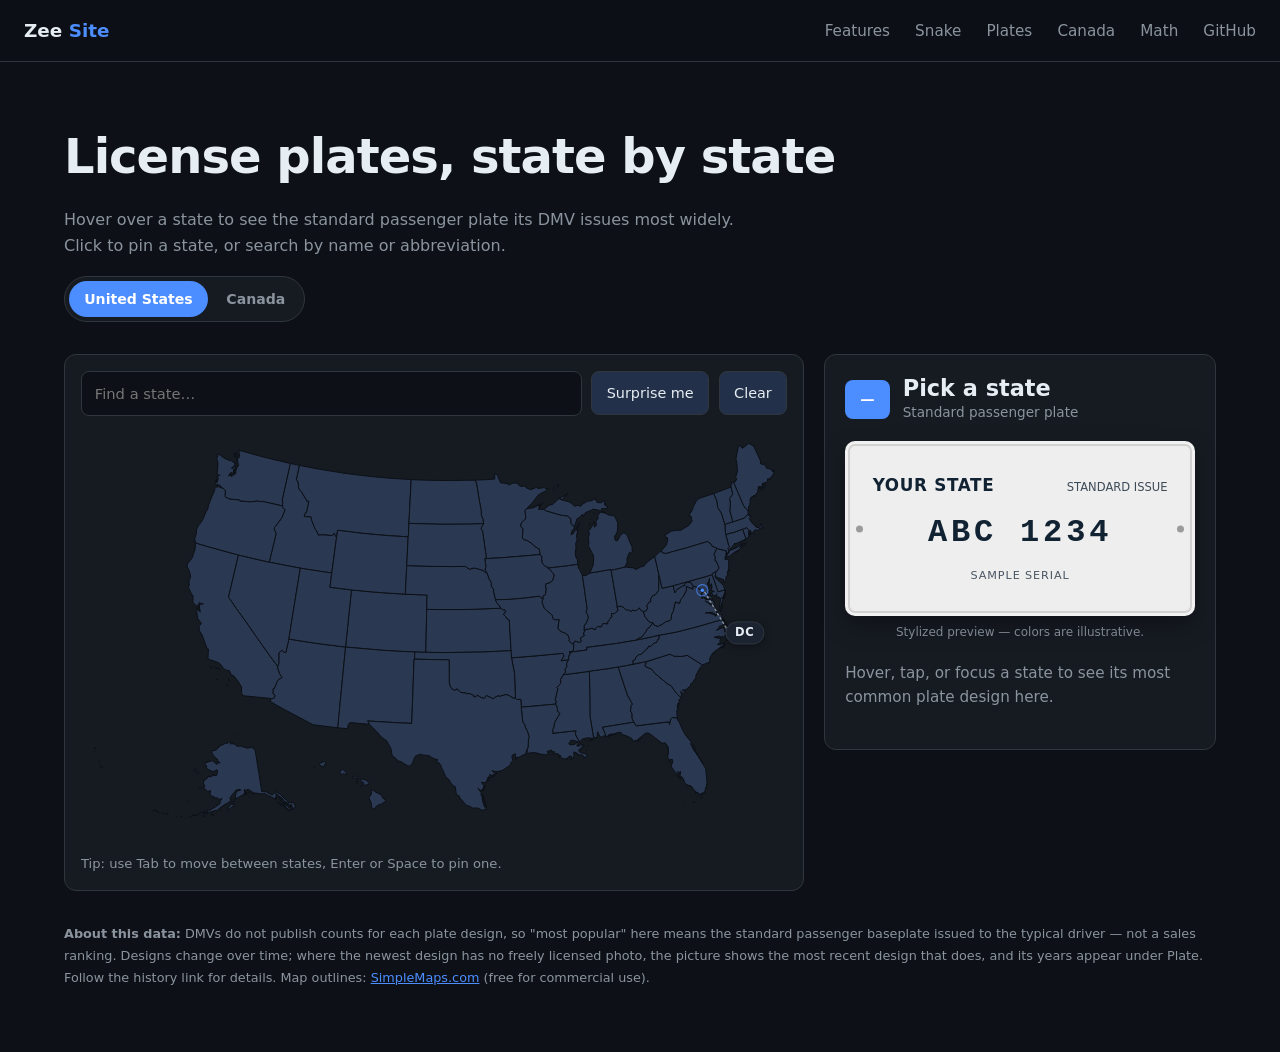
<file: plates.html>
<!DOCTYPE html>
<html lang="en">
<head>
  <meta charset="UTF-8" />
  <meta name="viewport" content="width=device-width, initial-scale=1.0" />
  <meta name="description" content="Hover over a state to see its standard-issue license plate." />
  <title>US License Plates — Zee Site</title>
  <link rel="stylesheet" href="style.css" />
  <style>
    .plates-main { max-width: 1200px; padding-bottom: 4rem; }
    .page-head { padding: 3.5rem 0 2rem; }
    .page-head h1 { font-size: clamp(2rem, 5vw, 3rem); letter-spacing: -0.02em; }
    .page-head p { color: var(--muted); max-width: 44rem; margin-top: 0.75rem; }

    .plate-switch {
      display: inline-flex; gap: 0.2rem; margin-top: 1.1rem; padding: 0.25rem;
      background: var(--surface); border: 1px solid var(--border); border-radius: 999px;
    }
    .plate-switch a {
      padding: 0.42rem 0.95rem; border-radius: 999px; text-decoration: none;
      font-size: 0.88rem; font-weight: 600; color: var(--muted); white-space: nowrap;
    }
    .plate-switch a:hover { color: var(--text); }
    .plate-switch a[aria-current="page"] { background: var(--accent); color: #fff; }

    .layout {
      display: grid;
      grid-template-columns: minmax(0, 1.7fr) minmax(290px, 0.9fr);
      gap: 1.25rem;
      align-items: start;
    }
    @media (max-width: 900px) { .layout { grid-template-columns: 1fr; } }

    .map-card, .detail-card {
      background: var(--surface);
      border: 1px solid var(--border);
      border-radius: var(--radius);
    }
    .map-card { padding: 1rem; min-width: 0; }
    .map-toolbar {
      display: flex; gap: 0.6rem; align-items: center; flex-wrap: wrap;
      margin-bottom: 0.75rem;
    }
    .search-wrap { position: relative; flex: 1 1 220px; }
    #stateSearch {
      width: 100%;
      background: var(--bg);
      color: var(--text);
      border: 1px solid var(--border);
      border-radius: 8px;
      padding: 0.6rem 0.8rem;
      font: inherit;
      font-size: 0.92rem;
    }
    #stateSearch:focus { outline: 2px solid var(--accent); outline-offset: 1px; }
    .search-results {
      position: absolute; z-index: 20; top: calc(100% + 4px); left: 0; right: 0;
      background: #1b2230;
      border: 1px solid var(--border);
      border-radius: 8px;
      max-height: 230px;
      overflow-y: auto;
      padding: 0.25rem;
    }
    .search-results[hidden], .tooltip[hidden] { display: none; }
    .search-results button {
      display: block; width: 100%; text-align: left; padding: 0.45rem 0.6rem;
      background: none; border: 0; border-radius: 6px; color: var(--text); font: inherit; cursor: pointer;
    }
    .search-results button:hover, .search-results button:focus { background: #273349; }
    .search-results .code { color: var(--accent); font-weight: 700; margin-right: 0.5rem; }

    button.act {
      background: #233049; color: var(--text); border: 1px solid var(--border);
      border-radius: 8px; padding: 0.6rem 0.9rem; font: inherit; font-size: 0.9rem; cursor: pointer;
      white-space: nowrap;
    }
    button.act:hover { border-color: var(--accent); }

    .map-wrap { position: relative; }
    svg#usMap { display: block; width: 100%; height: auto; }
    .state {
      fill: #2a3852;
      stroke: var(--bg);
      stroke-width: 1.4;
      cursor: pointer;
      transition: fill 0.12s ease, opacity 0.12s ease;
    }
    .state:hover, .state:focus { fill: var(--accent); outline: none; }
    .state.active { fill: #3fb27f; }
    .state.dim { opacity: 0.3; }

    /* District of Columbia is a ~3px speck on the map, so it gets a callout button */
    .dc-leader { fill: none; stroke: var(--muted); stroke-width: 2; stroke-dasharray: 4 3; pointer-events: none; }
    .dc-halo { fill: none; stroke: var(--accent); stroke-width: 1.5; opacity: 0.75; pointer-events: none; }
    .dc-dot { fill: var(--accent); pointer-events: none; }
    .dc-pin {
      position: absolute; left: 94%; top: 49.4%; transform: translate(-50%, -50%);
      z-index: 5; padding: 0.3rem 0.55rem; border-radius: 999px;
      background: #1b2230; color: var(--text); border: 1px solid var(--border);
      font: inherit; font-size: 0.72rem; font-weight: 700; letter-spacing: 0.06em;
      line-height: 1; cursor: pointer; white-space: nowrap;
      box-shadow: 0 2px 8px rgba(0, 0, 0, 0.35);
      transition: color 0.12s ease, border-color 0.12s ease, opacity 0.12s ease;
    }
    .dc-pin:hover, .dc-pin.active { border-color: var(--accent); color: var(--accent); }
    .dc-pin.active { border-color: #3fb27f; color: #7fe0b0; }
    .dc-pin.dim { opacity: 0.3; }
    .dc-pin:focus-visible { outline: 2px solid var(--accent); outline-offset: 2px; }

    .tooltip {
      position: absolute; z-index: 10; pointer-events: none;
      background: #0b0f16; border: 1px solid var(--border); border-radius: 8px;
      padding: 0.45rem 0.7rem; font-size: 0.85rem; line-height: 1.3;
      transform: translate(-50%, -115%); white-space: nowrap;
      box-shadow: 0 8px 24px rgba(0, 0, 0, 0.4);
    }
    .tooltip strong { color: var(--accent); }
    @media (pointer: coarse) { .tooltip { display: none; } }

    .hint { color: var(--muted); font-size: 0.82rem; margin-top: 0.6rem; }

    .detail-card { padding: 1.25rem; position: sticky; top: 5rem; }
    .detail-head { display: flex; align-items: center; gap: 0.8rem; margin-bottom: 1.1rem; }
    .abbr {
      background: var(--accent); color: #fff; font-weight: 700; font-size: 0.9rem;
      border-radius: 8px; padding: 0.5rem 0.65rem; min-width: 2.8rem; text-align: center;
    }
    .detail-head h2 { font-size: 1.4rem; line-height: 1.2; }
    .detail-head p { color: var(--muted); font-size: 0.85rem; }

    .plate-preview {
      width: 100%; aspect-ratio: 12 / 6; min-height: 100px;
      border-radius: 10px; border: 3px solid rgba(255, 255, 255, 0.16);
      background: var(--plate-bg, #eee);
      color: var(--plate-ink, #123);
      box-shadow: inset 0 0 0 2px rgba(0, 0, 0, 0.12), 0 10px 24px rgba(0, 0, 0, 0.3);
      padding: 8% 7%; display: flex; flex-direction: column; justify-content: space-between;
      position: relative; overflow: hidden;
    }
    .plate-preview::before, .plate-preview::after {
      content: ""; position: absolute; top: 50%; width: 7px; height: 7px; border-radius: 50%;
      background: rgba(0, 0, 0, 0.35); transform: translateY(-50%);
    }
    .plate-preview::before { left: 8px; }
    .plate-preview::after { right: 8px; }
    .plate-preview[hidden], .plate-photo[hidden] { display: none; }

    .plate-photo { margin: 0; }
    .plate-photo img {
      display: block; width: 100%; height: auto;
      border-radius: 10px; border: 1px solid var(--border);
      background: #0b0f16;
      box-shadow: 0 10px 24px rgba(0, 0, 0, 0.35);
    }
    .plate-photo figcaption { margin-top: 0.4rem; color: var(--muted); font-size: 0.7rem; text-align: center; line-height: 1.5; }
    .plate-photo figcaption a { color: var(--muted); text-decoration: underline; }
    .plate-photo figcaption a:hover { color: var(--text); }
    .plate-top { display: flex; justify-content: space-between; align-items: baseline; gap: 0.5rem; }
    .plate-state { font-weight: 800; font-size: clamp(0.7rem, 2.4vw, 1.05rem); letter-spacing: 0.04em; }
    .plate-tag { font-size: clamp(0.5rem, 1.6vw, 0.72rem); opacity: 0.8; text-align: right; }
    .plate-serial {
      font-family: ui-monospace, "SFMono-Regular", Consolas, monospace;
      font-size: clamp(1.1rem, 5vw, 2rem); letter-spacing: 0.12em; font-weight: 700;
      text-align: center; line-height: 1;
    }
    .plate-foot { font-size: clamp(0.5rem, 1.5vw, 0.7rem); text-align: center; opacity: 0.75; letter-spacing: 0.08em; }
    .stylized { color: var(--muted); font-size: 0.75rem; margin-top: 0.4rem; text-align: center; }

    .desc { color: var(--text); font-size: 0.95rem; margin: 1.2rem 0; }
    .facts { margin: 0 0 1.2rem; }
    .facts div { padding: 0.6rem 0; border-top: 1px solid var(--border); }
    .facts dt { color: var(--muted); font-size: 0.75rem; text-transform: uppercase; letter-spacing: 0.07em; }
    .facts dd { margin-top: 0.2rem; font-size: 0.92rem; }
    .learn { color: var(--accent); font-size: 0.9rem; text-decoration: none; }
    .learn:hover { text-decoration: underline; }
    .placeholder { color: var(--muted); font-size: 0.95rem; }

    .notes { color: var(--muted); font-size: 0.8rem; margin-top: 2rem; line-height: 1.7; }
    .notes a { color: var(--accent); }
  </style>
</head>
<body>
  <header class="nav">
    <a class="brand" href="index.html">Zee<span> Site</span></a>
    <nav>
      <a href="index.html#features">Features</a>
      <a href="snake.html">Snake</a>
      <a href="plates.html">Plates</a>
      <a href="plates-canada.html">Canada</a>
      <a href="math.html">Math</a>
      <a href="https://github.com/ZeeBuild/ZeeBuild.github.io">GitHub</a>
    </nav>
  </header>

  <main class="plates-main">
    <div class="page-head">
      <h1>License plates, state by state</h1>
      <p>Hover over a state to see the standard passenger plate its DMV issues most widely. Click to pin a state, or search by name or abbreviation.</p>
      <nav class="plate-switch" aria-label="Choose a country">
        <a href="plates.html" aria-current="page">United States</a>
        <a href="plates-canada.html">Canada</a>
      </nav>
    </div>

    <div class="layout">
      <section class="map-card" aria-label="Interactive map of United States license plates">
        <div class="map-toolbar">
          <div class="search-wrap">
            <input type="text" id="stateSearch" placeholder="Find a state…" aria-label="Find a state" autocomplete="off" />
            <div class="search-results" id="searchResults" hidden></div>
          </div>
          <button class="act" id="randomBtn" type="button">Surprise me</button>
          <button class="act" id="clearBtn" type="button">Clear</button>
        </div>

        <div class="map-wrap">
          <svg id="usMap" viewBox="0 0 1000 589" role="group" aria-label="Map of the United States">
          <path class="state" data-abbr="MA" data-name="Massachusetts" d="m 956.31178,153.05085 -0.29118,-0.19412 0,0.29119 0.29118,-0.0971 z m -2.91189,-2.6207 0.67944,-0.29119 0,-0.38825 -0.67944,0.67944 z m 12.03583,-7.57092 -0.0971,-1.35889 -0.19412,-0.7765 0.29119,2.13539 z m -42.41659,-9.9975 -0.67944,0.29119 -5.5326,1.65007 -1.94126,0.67944 -2.23245,0.67944 -0.7765,0.29119 0,0.29119 0.29118,5.04728 0.29119,4.65903 0.29119,4.27078 0.48532,0.29119 1.74714,-0.48532 7.86211,-2.32951 0.19412,0.48531 13.97709,-5.33847 0.0971,0.19413 1.26182,-0.48532 4.4649,-1.74713 4.27078,5.14434 0,0 0.58238,-0.48531 0.29119,-1.45595 -0.0971,2.32952 0,0 0.97063,0 0.29119,1.16475 0.87357,1.65008 0,0 4.56197,-5.5326 3.78546,1.26182 0.87357,-1.94126 6.21204,-3.30015 -2.62071,-5.14435 0.67945,3.30015 -3.20309,2.42658 -3.59133,0.29119 -7.18267,-7.66799 -3.20309,-4.85315 3.20309,-3.39721 -3.30015,-0.19413 -1.35888,-3.20308 -0.0971,-0.19413 -5.53259,6.01791 -12.22996,4.07666 -3.97959,1.26182 0,0 z" tabindex="0" role="button" aria-label="Massachusetts" />
          <path class="state" data-abbr="MN" data-name="Minnesota" d="m 558.54712,73.847349 1.94126,6.891482 4.07665,24.848159 1.94126,9.90044 0.58238,8.73568 2.23246,5.24141 0.48531,4.4649 0.38825,1.45595 -0.0971,0.29119 -3.88252,6.40616 2.52364,4.27078 4.85315,34.16622 0.19413,4.4649 4.85315,-0.29119 19.12144,-1.06769 47.75505,-3.97959 4.7561,-0.48532 0,-0.48531 -1.35889,-7.47386 -5.92085,-3.00896 -4.65903,-4.85315 -7.37679,-4.46491 -2.32952,-0.19412 -3.59133,-2.71777 0.97063,-13.39471 -3.39721,-3.10602 1.16476,-5.43554 6.21204,-5.62966 -1.0677,-11.64757 2.23245,-2.52364 0,0 7.57093,-7.95918 8.63861,-11.065195 3.30015,-2.329514 5.82379,-2.814831 6.11497,-4.561967 -4.07665,0.776505 -2.42658,-1.844199 -9.31806,1.261821 -1.45594,-1.747136 -8.34743,3.397209 -6.69736,-2.814831 -1.84419,-2.232452 -5.33848,0.388253 -3.59133,-1.844199 1.16476,-1.358884 -4.56197,-1.455947 -4.07665,0 -6.50323,2.814831 -1.26182,-1.941263 -10.28869,-1.455947 -3.49427,-8.73568 -0.38826,-2.620705 -4.4649,-1.26182 0.38825,7.47386 -11.8417,0.873568 -14.65653,0.582379 -0.97063,0.09706 z" tabindex="0" role="button" aria-label="Minnesota" />
          <path class="state" data-abbr="MT" data-name="Montana" d="m 465.65771,72.973781 -32.12789,-2.135389 -23.39221,-2.232451 -23.29515,-2.717768 -14.46241,-1.941262 -23.10102,-3.591336 -11.55051,-1.941262 -25.81879,-4.950219 -2.71777,-0.582379 -4.17371,19.800877 1.8442,3.591335 1.45595,5.532598 -0.87357,0.776505 1.8442,5.047282 2.52364,2.135389 7.18267,12.035829 0.67944,2.03832 2.91189,-0.19412 -3.39721,15.91835 -1.35888,0.38825 -1.8442,5.33847 9.60925,0.67944 0.77651,4.46491 5.43553,13.29765 0.97063,0.7765 3.78546,7.76505 0.97063,-0.7765 8.05624,-0.0971 10.19163,1.0677 2.52364,-3.30015 3.00896,5.43553 0.58238,0.29119 0.0971,-0.58237 1.35888,-9.51219 33.19559,4.07665 26.49823,2.52364 13.97709,1.16476 24.94522,1.45595 1.26182,0.0971 0.29119,0 0.0971,-1.35888 0.29119,-6.69736 0.38825,-8.83274 0.0971,-2.23246 0.19413,-3.88252 1.55301,-30.47782 1.26182,-23.683401 0.0971,-3.882525 -1.8442,-0.09706 z" tabindex="0" role="button" aria-label="Montana" />
          <path class="state" data-abbr="ND" data-name="North Dakota" d="m 556.50879,73.847349 -29.31306,0.582379 -20.48032,-0.09706 -17.56842,-0.388253 -20.57738,-0.776505 -1.0677,-0.09706 -0.0971,3.882525 -1.26182,23.683405 -1.55301,30.47782 -0.19413,3.88252 3.78546,0.19413 42.80484,1.16476 39.50469,-0.29119 16.40367,-0.48532 3.30014,-0.19412 -0.38825,-1.45595 -0.48531,-4.4649 -2.23246,-5.24141 -0.58238,-8.73568 -1.94126,-9.90044 -4.07665,-24.848163 -1.94126,-6.891482 -2.03833,0 z" tabindex="0" role="button" aria-label="North Dakota" />
          <path class="state" data-abbr="HI" data-name="Hawaii" d="m 416.34965,514.99923 -3.00896,-2.23245 -2.6207,0.67944 0.58238,5.43553 -3.59134,4.46491 3.10602,7.08561 0.87357,7.27973 3.59133,2.32951 2.23246,-3.59133 3.97958,-2.91189 4.85316,-1.26183 5.33847,-4.56196 -5.24141,-4.46491 -0.0971,-2.71776 -9.9975,-5.5326 z m -17.66549,-7.86211 -1.45595,-1.26182 -1.35888,1.8442 2.81483,-0.58238 z m -7.27973,-4.17372 0.38825,-3.59133 -1.8442,-0.29119 1.45595,3.88252 z m 6.11497,-5.92085 -1.65007,0.77651 1.16476,3.6884 2.52364,0.19412 0.7765,3.20308 2.71777,1.16476 6.01791,-2.81483 -5.62966,-4.65903 -5.92085,-1.55301 z m -12.42408,-3.97959 -0.87356,2.62071 4.17371,-0.0971 3.88252,0.97063 -2.03832,-3.20309 -5.14435,-0.29119 z m -12.22995,-7.66798 -2.23245,-2.13539 -4.27078,3.30015 2.71777,5.04728 1.94126,-2.03833 5.5326,1.16476 -0.48532,-2.32952 -3.20308,-3.00895 z m -43.48428,-4.27078 0.58238,-1.35888 1.65007,-0.87357 -2.23245,2.23245 z m 15.43304,-8.83274 -6.79442,2.52364 -0.67944,1.8442 2.71777,1.94126 3.78546,0.97063 2.71776,-5.33847 -1.74713,-1.94126 z m -47.07561,-17.85962 0,-0.0971 -0.19413,0 0.19413,0.0971 z m -51.44346,-12.71527 0,0.19413 0.0971,0 -0.0971,-0.19413 z m -26.98355,-4.4649 0.0971,0.0971 0,0 -0.0971,-0.0971 z m -1.06769,-1.94126 0,0 0,0 0,0 z m -0.87357,-0.97063 -0.19412,0 0,0.0971 0.19412,-0.0971 z m 0.67944,0 -0.0971,0 0.0971,0 0,0 z m -0.0971,-0.0971 0,0 0,0.0971 0,-0.0971 z m -30.47782,-25.04228 -0.0971,-0.29119 0,0.0971 0.0971,0.19413 z m -66.48824,-21.25682 -0.29119,0.29118 0.19413,0.0971 0.0971,-0.38825 z m -70.370758,-49.01688 0,0 0,0 0,0 z m 2.426578,0.0971 -0.09706,0 0,0 0.09706,0 z m -0.485316,-0.0971 0,0 0,0 0,0 z m -41.445952,-18.1508 0.291189,-0.0971 0,-0.19412 -0.291189,0.29119 z" tabindex="0" role="button" aria-label="Hawaii" />
          <path class="state" data-abbr="ID" data-name="Idaho" d="m 309.0949,52.881715 -8.63862,-1.747136 -2.81483,-0.679442 -1.26182,-0.291189 -11.25932,50.666952 0.48532,4.17371 -0.38826,4.36784 0.19413,0.97063 0,0.0971 0.0971,1.84419 3.30015,3.59134 -4.75609,11.93876 -10.09457,13.20059 -0.29119,2.42658 2.62071,6.21204 -9.221,38.24287 -0.38825,2.03832 2.71776,0.58238 27.46887,5.43553 10.96813,2.03833 2.81483,0.48532 2.71777,0.48531 13.97709,2.23245 25.04228,3.78546 2.81483,0.38826 0.38825,-3.20309 0.87357,-6.3091 3.30015,-25.23641 1.74714,-12.52114 0.38825,-3.20309 -0.58238,-0.29119 -3.00896,-5.43553 -2.52364,3.30015 -10.19163,-1.0677 -8.05624,0.0971 -0.97063,0.7765 -3.78546,-7.76505 -0.97063,-0.7765 -5.43553,-13.29765 -0.77651,-4.46491 -9.60925,-0.67944 1.8442,-5.33847 1.35888,-0.38825 3.39721,-15.91835 -2.91189,0.19412 -0.67944,-2.03832 -7.18267,-12.035829 -2.52364,-2.135389 -1.8442,-5.047282 0.87357,-0.776505 -1.45595,-5.532598 -1.8442,-3.591335 4.17371,-19.800877 -0.0971,0 z" tabindex="0" role="button" aria-label="Idaho" />
          <path class="state" data-abbr="WA" data-name="Washington" d="m 192.13384,77.050432 0.0971,-1.650073 -0.19412,0.09706 0.0971,1.55301 z m 20.67445,-8.832744 0.58237,-0.970631 -0.67944,-0.09706 0.0971,1.067694 z m -1.8442,-1.747136 0.58237,-1.941262 -0.58237,-0.194127 0,2.135389 z m 7.0856,-2.814831 -0.0971,-1.941262 -1.65007,2.523641 1.74713,-0.582379 z m 0.19413,-4.076651 0.29119,-1.941262 -0.19413,-0.485316 -0.0971,2.426578 z m 0.29119,-9.512185 -0.0971,-1.067695 -0.38826,-0.09706 0.48532,1.164758 z m 3.10602,-6.406166 -0.87357,-0.09706 -1.74713,2.717767 2.6207,-2.620704 z m -2.42658,-2.620705 0.48532,-0.388252 0.0971,-0.291189 -0.58238,0.679441 z m -0.48531,0.29119 -0.29119,-1.941263 -0.87357,1.650073 1.16476,0.29119 z m -0.48532,-2.717768 -0.87357,-0.388252 0.67944,0.970631 0.19413,-0.582379 z m 2.91189,1.650074 0,-1.261821 -0.29119,0.485316 0.29119,0.776505 z m 0.87357,-1.261821 -0.38825,-0.291189 -0.0971,0 0.48531,0.291189 z m -5.5326,-2.135389 -0.48531,-0.388252 -0.19413,-0.09706 0.67944,0.485315 z m 3.59134,-0.388252 -2.6207,0.679442 0.67944,0.194126 1.94126,-0.873568 z m -2.13539,-0.194126 -0.48531,-0.582379 -0.0971,0.09706 0.58238,0.485316 z m 2.03833,-1.164758 -0.38826,0 0.48532,0.194126 -0.0971,-0.194126 z m -19.02438,49.793381 3.49428,3.785461 -0.58238,7.279734 0.67944,1.8442 5.24141,2.81483 14.75359,1.35888 0.58238,1.74714 6.98855,0.0971 6.60029,0.87357 10.774,-1.16476 5.33848,0.87357 1.45594,-0.67944 27.27474,6.21204 1.8442,0.38825 -0.19413,-0.97063 0.38826,-4.36784 -0.48532,-4.17371 11.25932,-50.666952 -1.55301,-0.29119 -22.71277,-5.338471 -19.80087,-5.047282 -22.42159,-6.21204 -6.69735,-1.650073 1.55301,8.444491 -1.45595,2.717768 -2.6207,-1.358884 2.52364,11.744637 -2.71777,3.882525 -1.26182,3.591336 0,3.688398 -5.72672,3.979588 -2.42658,-1.55301 -2.32952,1.164758 4.27078,-5.532598 -1.06769,3.785462 2.42658,-2.620705 1.94126,0.388253 -0.58238,-4.853156 1.26182,0.194126 2.6207,-5.823787 -0.87356,-0.873568 -3.39721,4.36784 -2.23246,0.09706 2.42658,-2.717767 2.71777,-0.679442 -0.97063,-4.950219 -2.71777,-0.679442 -1.35888,-2.329515 -1.65008,0.873568 -8.9298,-3.882524 -7.86211,-6.114977 -2.13539,5.92085 -0.19413,2.523641 1.65007,4.464904 -1.06769,14.462405 -0.77651,2.232452 4.36784,0.388252 -4.36784,3.10602 2.32952,1.164757 -1.8442,6.21204 -0.87357,-4.853156 -1.65007,5.629661 2.23245,2.717767 2.42658,-0.194126 2.91189,1.747136 1.45595,2.814831 1.74713,0 0,0 z" tabindex="0" role="button" aria-label="Washington" />
          <path class="state" data-abbr="AZ" data-name="Arizona" d="m 372.18593,309.90486 -32.71027,-4.07665 -17.56843,-2.52365 -25.04228,-3.97958 -2.52364,-0.38826 0,0.19413 -4.27078,18.83025 -2.23245,-0.0971 -3.39721,-3.00895 -4.27078,3.59133 -0.0971,15.43304 -1.55301,3.30014 0,0.29119 0,0.0971 -0.19413,2.42657 3.39721,9.12394 3.00896,4.07665 -5.43554,3.20308 -2.13539,3.97959 -3.49427,8.54155 -1.74713,0.38826 -0.0971,7.0856 3.00896,2.23246 -1.55301,4.27077 -3.49427,0.19413 0,0 -2.03833,3.78546 6.98855,4.36784 13.20058,7.3768 40.76651,21.64507 34.55447,4.27078 0.38825,0 2.71777,-28.63362 0.67944,-7.08561 7.27974,-75.12685 0.38825,-3.49427 -2.52364,-0.29119 z" tabindex="0" role="button" aria-label="Arizona" />
          <path class="state" data-abbr="CA" data-name="California" d="m 206.01387,363.77489 0.38825,2.13539 0,0.38825 -0.38825,-2.52364 z m -14.26828,-8.34743 0.67944,1.45595 0.38825,-0.0971 -1.06769,-1.35888 z m 16.98604,-0.29119 0.29119,2.52364 1.74714,1.26182 -2.03833,-3.78546 z m -11.74463,-13.78296 -1.0677,-0.29119 0.87357,0.38825 0.19413,-0.0971 z m -10.77401,-2.9119 -2.6207,1.55301 0.67944,0.67945 1.94126,-2.23246 z m -5.04728,-1.8442 -0.19413,0.77651 0.87357,0.19413 -0.67944,-0.97064 z m 8.54155,1.94127 4.27078,2.42658 0.77651,-0.67945 -5.04729,-1.74713 z m -33.09852,-85.51261 -0.0971,0.0971 0.0971,-0.0971 0,0 z m 10.38575,0.48531 -0.0971,-0.29119 0,0.38826 0.0971,-0.0971 z m 56.00542,-73.6709 -3.78546,-0.97064 -41.54301,-11.45344 -15.43304,-4.65903 0,0.38825 -0.87357,9.60925 -4.07665,11.35638 -6.79442,8.44449 -0.19412,4.27078 3.30014,5.92085 1.65008,7.76505 -2.32952,6.3091 0.38825,6.30911 -1.16475,2.6207 3.97958,8.63862 2.52364,3.30015 -0.19412,9.41512 6.01791,5.72672 3.49427,-5.82378 3.78547,3.00895 1.45594,-1.35888 -5.24141,0.97063 -0.0971,4.95022 1.0677,6.21204 -2.9119,-2.81483 -1.65007,-3.78546 -0.48532,5.2414 1.35889,10.38576 5.43553,6.69735 -3.59133,4.65903 0.58237,5.92085 3.88253,6.01792 6.79442,18.63612 2.13539,1.16475 -0.67945,12.9094 1.0677,1.55301 14.55947,5.24141 4.4649,4.75609 1.55301,3.10602 4.27078,2.42658 4.65903,0.87357 1.94126,5.33847 3.88252,1.8442 5.82379,6.89148 5.43554,9.02687 -0.38826,8.34743 3.00896,3.97958 39.69882,3.88253 0,0 3.49427,-0.19413 1.55301,-4.27077 -3.00896,-2.23246 0.0971,-7.0856 1.74713,-0.38826 3.49427,-8.54155 2.13539,-3.97959 5.43554,-3.20308 -3.00896,-4.07665 -3.39721,-9.12394 0.19413,-2.42657 0,-0.0971 -2.52364,-3.39721 -7.76505,-10.38575 -15.04479,-21.15976 -20.96563,-30.08957 -11.8417,-16.40366 -11.45345,-16.50074 13.20058,-56.00542 0.87357,-3.68839 z" tabindex="0" role="button" aria-label="California" />
          <path class="state" data-abbr="CO" data-name="Colorado" d="m 489.6323,255.54951 0.38826,-19.02437 -4.65903,-0.19413 -23.6834,-0.87357 -2.32952,-0.0971 -1.94126,-0.0971 -28.82775,-1.8442 -19.2185,-1.55301 -23.97459,-2.32952 -2.32951,-0.29119 -0.29119,2.52365 -5.24141,50.56988 -1.8442,17.66549 -0.7765,7.66799 -0.19413,2.52364 3.00896,0.29119 48.91981,4.27077 21.54801,1.35889 21.45095,0.97063 3.10602,0.0971 1.94126,0.0971 4.07665,0.0971 1.94127,0.0971 6.11497,0.19413 1.55301,0 0,-1.94127 1.0677,-51.34639 0.0971,-5.72672 0,-1.8442 0.0971,-1.26182 z" tabindex="0" role="button" aria-label="Colorado" />
          <path class="state" data-abbr="NV" data-name="Nevada" d="m 294.82662,295.8307 10.09457,-62.79983 5.14434,-31.44846 0.58238,-3.10601 -2.81483,-0.48532 -10.96813,-2.03833 -27.46887,-5.43553 -2.71776,-0.58238 -2.71777,-0.58238 -13.6859,-3.00895 -24.55697,-5.82379 -2.71777,-0.67944 -0.87357,3.68839 -13.20058,56.00542 11.45345,16.50074 11.8417,16.40366 20.96563,30.08957 15.04479,21.15976 7.76505,10.38575 2.52364,3.39721 0,-0.29119 1.55301,-3.30014 0.0971,-15.43304 4.27078,-3.59133 3.39721,3.00895 2.23245,0.0971 4.27078,-18.83025 0,-0.19413 0.48531,-3.10602 z" tabindex="0" role="button" aria-label="Nevada" />
          <path class="state" data-abbr="NM" data-name="New Mexico" d="m 472.45213,324.75551 0.0971,-2.52364 0.0971,-2.52364 0.0971,-2.52364 -3.10602,-0.0971 -21.45095,-0.97063 -21.54801,-1.35889 -48.91981,-4.27077 -3.00896,-0.29119 -0.38825,3.49427 -7.27974,75.12685 -0.67944,7.08561 -2.71777,28.63362 0.38826,0.0971 13.39471,1.26183 1.26182,-6.79442 2.42658,-1.94127 27.17767,2.42658 0.19413,0 -2.42658,-4.75609 12.32701,0.87357 30.76901,1.74713 19.2185,0.87357 3.30015,-91.0452 0.67944,0.0971 0.0971,-2.62071 z" tabindex="0" role="button" aria-label="New Mexico" />
          <path class="state" data-abbr="OR" data-name="Oregon" d="m 162.2384,162.75717 15.43304,4.65903 41.54301,11.45344 3.78546,0.97064 2.71777,0.67944 24.55697,5.82379 13.6859,3.00895 2.71777,0.58238 0.38825,-2.03832 9.221,-38.24287 -2.62071,-6.21204 0.29119,-2.42658 10.09457,-13.20059 4.75609,-11.93876 -3.30015,-3.59134 -0.0971,-1.84419 0,-0.0971 -1.8442,-0.38825 -27.27474,-6.21204 -1.45594,0.67944 -5.33848,-0.87357 -10.774,1.16476 -6.60029,-0.87357 -6.98855,-0.0971 -0.58238,-1.74714 -14.75359,-1.35888 -5.24141,-2.81483 -0.67944,-1.8442 0.58238,-7.279734 -3.49428,-3.785461 -0.29118,0.09706 -0.67945,0.485315 -4.85315,-2.523641 -2.9119,0.873568 -1.94126,-0.970631 -2.03832,8.347429 -1.35889,2.329514 -6.01791,14.656531 -1.74714,8.05624 -1.06769,0.0971 -5.62966,13.39471 -3.78546,5.72672 -1.35889,0.97063 -3.49427,6.79442 -0.67944,7.18267 -2.13539,6.40617 1.26182,5.82378 0,0.0971 z m 35.5251,-79.688825 -0.29119,-0.873568 -0.0971,0.679442 0.38825,0.194126 z" tabindex="0" role="button" aria-label="Oregon" />
          <path class="state" data-abbr="UT" data-name="Utah" d="m 352.38505,204.97962 -25.04228,-3.78546 -13.97709,-2.23245 -2.71777,-0.48531 -0.58238,3.10601 -5.14434,31.44846 -10.09457,62.79983 -0.48531,3.10602 2.52364,0.38826 25.04228,3.97958 17.56843,2.52365 32.71027,4.07665 2.52364,0.29119 0.19413,-2.52364 0.7765,-7.66799 1.8442,-17.66549 5.24141,-50.56988 0.29119,-2.52365 -1.94126,-0.19412 -24.7511,-3.00896 -3.78546,-0.48531 2.42658,-18.92731 0.19412,-1.26182 -2.81483,-0.38826 z" tabindex="0" role="button" aria-label="Utah" />
          <path class="state" data-abbr="WY" data-name="Wyoming" d="m 461.38694,192.16729 0.7765,-15.14184 0.97063,-20.38326 0.0971,-2.52364 -1.26182,-0.0971 -24.94522,-1.45595 -13.97709,-1.16476 -26.49823,-2.52364 -33.19559,-4.07665 -1.35888,9.51219 -0.0971,0.58237 -0.38825,3.20309 -1.74714,12.52114 -3.30015,25.23641 -0.87357,6.3091 -0.38825,3.20309 -0.19412,1.26182 -2.42658,18.92731 3.78546,0.48531 24.7511,3.00896 1.94126,0.19412 2.32951,0.29119 23.97459,2.32952 19.2185,1.55301 28.82775,1.8442 1.94126,0.0971 0.0971,-2.52364 0.48532,-10.19163 0.87357,-17.76255 0.38825,-7.57092 0.0971,-2.52364 0.0971,-2.62071 z" tabindex="0" role="button" aria-label="Wyoming" />
          <path class="state" data-abbr="AR" data-name="Arkansas" d="m 690.4559,328.05566 -10.48282,1.55301 4.27078,-6.79442 -1.8442,-3.78546 -36.98105,3.59134 -31.25432,2.52364 -4.56197,0.29119 0.58238,2.71776 3.78546,19.60675 0.0971,4.36784 1.0677,26.40117 0.0971,4.36784 0.29119,0.0971 1.45595,1.55301 5.82378,-0.19413 0.58238,8.54155 0.19413,2.42658 3.00896,-0.29119 9.22099,-0.67944 36.5928,-3.39721 0.19412,0 -0.0971,-2.13539 0.97063,-0.67944 -1.74713,-3.30014 3.6884,-15.5301 -1.45595,-1.74714 5.5326,-6.11498 -0.38826,-5.2414 4.07665,-6.79442 0,-0.0971 -0.19412,-0.19412 3.49427,-3.20309 -0.97063,-3.88252 2.71777,-4.27078 -0.58238,-3.97959 2.91189,-5.62966 0,-0.0971 -0.0971,0 z" tabindex="0" role="button" aria-label="Arkansas" />
          <path class="state" data-abbr="IA" data-name="Iowa" d="m 661.53109,197.69989 -5.33847,-2.81483 -2.9119,-3.97959 -0.97063,-5.72672 0.77651,-2.62071 -2.81483,-3.39721 0,0 -4.7561,0.48532 -47.75505,3.97959 -19.12144,1.06769 -4.85315,0.29119 -2.03833,0.0971 1.65008,10.77401 -1.35889,5.14435 2.13539,3.20308 0,0.67944 0.67944,0.0971 3.10602,9.12394 3.00896,4.75609 0.19413,5.43554 3.30014,4.56196 -0.58238,1.94126 3.00896,12.22996 0,0.29119 0,0 19.89794,-0.58238 21.25682,-1.8442 20.86857,-2.62071 4.7561,4.17372 0.19412,0.19412 0.87357,-0.38825 -0.67944,-3.78546 3.59133,-2.23245 1.45595,-9.90044 -1.45595,-0.67944 0.87357,-5.04728 4.36784,-0.87357 4.85316,-3.49427 2.13539,-6.11498 0.0971,-3.10602 -3.88252,-3.6884 -1.16476,-2.32951 -3.6884,-2.32952 0.19413,-0.48531 0.0971,-0.48532 z" tabindex="0" role="button" aria-label="Iowa" />
          <path class="state" data-abbr="KS" data-name="Kansas" d="m 608.92288,312.71969 -2.42658,-41.0577 -4.36784,-2.52364 -0.38825,-1.94127 -3.49428,-3.10602 3.39721,-4.17371 -1.35888,-2.42658 -2.52364,0.0971 -2.32952,-1.65008 -0.97063,-0.7765 -3.30014,0.19412 -35.81629,1.35889 -16.40367,0.38825 -32.61321,0 -13.10352,-0.19413 -3.6884,-0.0971 0,1.8442 -0.0971,5.72672 -1.0677,51.34639 0,1.94127 4.17372,0.0971 22.51864,0.29119 52.70528,-0.77651 37.56342,-1.74713 3.6884,-0.29119 -0.0971,-2.52364 z" tabindex="0" role="button" aria-label="Kansas" />
          <path class="state" data-abbr="MO" data-name="Missouri" d="m 653.66898,242.44599 -4.7561,-4.17372 -20.86857,2.62071 -21.25682,1.8442 -19.89794,0.58238 0,0 -0.0971,0.58238 2.42657,4.65903 2.23246,1.553 2.6207,4.65903 0.38825,0.38826 0.97063,0.7765 2.32952,1.65008 2.52364,-0.0971 1.35888,2.42658 -3.39721,4.17371 3.49428,3.10602 0.38825,1.94127 4.36784,2.52364 2.42658,41.0577 0.0971,2.52364 0.19413,2.52364 0.0971,2.52364 0.19413,2.6207 0.0971,2.52365 4.56197,-0.29119 31.25432,-2.52364 36.98105,-3.59134 1.8442,3.78546 -4.27078,6.79442 10.48282,-1.55301 0.0971,0 0,-0.7765 0.19413,-4.46491 1.94126,-2.42658 -0.58238,-2.71776 -0.0971,-0.0971 -0.0971,-0.0971 0.38825,-1.26182 0.58238,0.19413 0.29119,0.7765 -0.0971,0.29119 0,0.0971 0,0.77651 0.38826,0.0971 0.7765,-0.97063 0,-0.0971 0.0971,-0.29119 2.52364,-1.55301 0.38826,-0.19413 0.87357,-7.95917 -0.19413,-0.38826 -0.29119,-0.0971 -6.89148,-5.62966 1.06769,-2.03833 -1.94126,-5.53259 -3.49427,-2.71777 -6.60029,-2.9119 -4.17372,-3.3972 0.48532,-6.98855 1.26182,-6.50323 -6.98855,0.38825 -2.13539,-2.23245 -0.97063,-4.4649 -11.06519,-9.31806 -3.10602,-8.63862 0.7765,-4.27078 0,0 -0.19412,-0.19412 z" tabindex="0" role="button" aria-label="Missouri" />
          <path class="state" data-abbr="NE" data-name="Nebraska" d="m 572.33008,204.68843 -3.00895,-3.00895 -10.57988,-3.10602 -3.39721,-0.0971 -5.14435,1.45594 -6.11498,-3.88252 -19.12143,0.19412 -27.85712,-0.29119 -32.90439,-1.06769 -2.9119,-0.0971 -0.0971,2.52364 -0.38825,7.57092 -0.87357,17.76255 -0.48532,10.19163 -0.0971,2.52364 2.32952,0.0971 23.6834,0.87357 4.65903,0.19413 -0.38826,19.02437 -0.0971,1.26182 3.6884,0.0971 13.10352,0.19413 32.61321,0 16.40367,-0.38825 35.81629,-1.35889 3.30014,-0.19412 -0.38825,-0.38826 -2.6207,-4.65903 -2.23246,-1.553 -2.42657,-4.65903 0.0971,-0.58238 0,-0.29119 -3.00896,-12.22996 0.58238,-1.94126 -3.30014,-4.56196 -0.19413,-5.43554 -3.00896,-4.75609 -3.10602,-9.12394 -0.67944,-0.0971 -1.8442,-0.19413 z" tabindex="0" role="button" aria-label="Nebraska" />
          <path class="state" data-abbr="OK" data-name="Oklahoma" d="m 609.50526,322.91131 -0.19413,-2.6207 -0.0971,-2.52364 -0.19413,-2.52364 -3.6884,0.29119 -37.56342,1.74713 -52.70528,0.77651 -22.51864,-0.29119 -4.17372,-0.0971 -1.55301,0 -6.11497,-0.19413 -1.94127,-0.0971 -4.07665,-0.0971 -1.94126,-0.0971 -0.0971,2.52364 -0.0971,2.52364 -0.0971,2.52364 -0.0971,2.62071 0.58238,0 23.48927,0.58238 24.84816,0.29119 0.29119,33.19558 1.74714,5.82379 3.88252,3.6884 4.17372,0.19413 0.87356,-1.74714 5.72673,5.24141 7.47386,0.7765 1.35888,1.55301 2.71777,-1.26182 6.79442,3.20309 0,1.84419 2.52364,-0.0971 2.6207,-2.23245 4.85316,3.10602 4.56197,1.65007 3.10601,-4.27077 9.90044,4.65902 3.6884,-3.00895 3.00896,-1.16476 2.42658,0.58238 9.12393,-2.6207 4.85316,2.03832 4.36784,2.81483 3.78546,0.67944 0.0971,0 -0.0971,-4.36784 -1.0677,-26.40117 -0.0971,-4.36784 -3.78546,-19.60675 -0.58238,-2.71776 -0.0971,-2.52365 z" tabindex="0" role="button" aria-label="Oklahoma" />
          <path class="state" data-abbr="SD" data-name="South Dakota" d="m 566.89455,135.57949 -16.40367,0.48532 -39.50469,0.29119 -42.80484,-1.16476 -3.78546,-0.19413 -0.0971,2.23246 -0.38825,8.83274 -0.29119,6.69736 -0.0971,1.35888 -0.29119,0 -0.0971,2.52364 -0.97063,20.38326 -0.7765,15.14184 -0.0971,2.62071 2.9119,0.0971 32.90439,1.06769 27.85712,0.29119 19.12143,-0.19412 6.11498,3.88252 5.14435,-1.45594 3.39721,0.0971 10.57988,3.10602 3.00895,3.00895 1.8442,0.19413 0,-0.67944 -2.13539,-3.20308 1.35889,-5.14435 -1.65008,-10.77401 2.03833,-0.0971 -0.19413,-4.4649 -4.85315,-34.16622 -2.52364,-4.27078 3.88252,-6.40616 0.0971,-0.29119 -3.30014,0.19412 z" tabindex="0" role="button" aria-label="South Dakota" />
          <path class="state" data-abbr="LA" data-name="Louisiana" d="m 688.99995,469.2825 -1.26182,0.29119 -0.58238,0.58238 1.8442,-0.87357 z m 4.07665,0 -0.67944,-0.29119 -0.19412,0.29119 0.87356,0 z m 2.32952,-0.77651 -0.67944,0 -0.38826,0.48532 1.0677,-0.48532 z m -1.16476,-0.67944 -0.19413,-0.29119 -0.0971,0.29119 0.29119,0 z m 7.76505,-5.14434 -0.29119,0.19412 0.48532,0 -0.19413,-0.19412 z m 13.58884,-5.72673 0.58238,-0.7765 -0.67945,0.87357 0.0971,-0.0971 z m 1.94126,-2.52364 -0.19413,0.0971 0,0.0971 0.19413,-0.19413 z m -49.89044,8.54156 1.45594,-1.8442 -3.97959,-1.0677 -1.74713,1.45595 4.27078,1.45595 z m 40.28119,-8.44449 -0.38825,-0.38826 -0.0971,0.19413 0.48532,0.19413 z m 1.06769,-1.74714 -0.97063,-0.29119 0.29119,0.97063 0.67944,-0.67944 z m 7.95918,-1.65007 0,-0.29119 0,0.0971 0,0.19413 z m 1.94126,-1.26182 -0.0971,-0.0971 0.0971,0.19413 0,-0.0971 z m -0.7765,-0.19413 -0.19413,-0.0971 -0.0971,0.29119 0.29119,-0.19413 z m -6.79442,-0.29119 0.87357,-0.29119 0,-0.29119 -0.87357,0.58238 z m 0.48532,-0.48532 0.48531,-0.48531 -0.0971,-0.0971 -0.38825,0.58237 z m -3.39721,-3.59133 -0.19413,0.19413 0.0971,0 0.0971,-0.19413 z m -35.8163,-54.35535 -0.19412,0 -36.5928,3.39721 -9.22099,0.67944 -3.00896,0.29119 0.0971,2.32952 1.94126,18.73318 3.20309,4.4649 0.0971,2.62071 3.10602,5.43553 2.52364,7.95918 -0.87357,4.4649 -0.67944,11.0652 -1.45594,3.59133 0.19412,0 0.29119,2.52364 -1.65007,2.32952 12.03582,-1.35889 9.41513,2.62071 6.69735,0.87357 3.39721,-2.42658 -1.8442,-2.42658 6.21204,-1.94126 -0.19412,2.13539 3.20308,-0.77651 2.6207,4.07665 2.23245,-0.7765 5.82379,3.97959 -3.59133,1.26182 8.25036,2.42657 3.10602,0 1.8442,-2.23245 3.97959,-2.13539 2.81483,4.07666 1.94126,-3.6884 -0.58238,-5.82379 5.24141,2.03833 0.58238,1.74713 6.21204,0.77651 3.10602,2.52364 -0.38825,2.03832 4.36784,-4.07665 -1.65008,-2.13539 -7.27973,-1.8442 -2.71777,-1.55301 -0.0971,-2.91189 3.00896,0.38825 2.32951,-4.75609 -3.00896,-4.17371 -1.65007,3.97958 -3.78546,-0.67944 2.6207,-4.27078 -1.74713,-0.48531 -4.27078,3.00896 -6.11498,0.38825 -1.74713,-1.35889 2.81483,-4.95021 3.30014,-0.0971 5.62967,1.8442 4.07665,0.38825 0,0 -2.23245,-2.81483 -4.27078,-8.34742 1.16476,-4.65903 -33.48678,3.68839 1.26182,-1.26182 -1.35888,-3.49427 2.03832,-3.00896 1.16476,-7.57092 7.3768,-12.6182 -3.59134,-4.36784 0.19413,-3.20309 -2.23246,-5.24141 0,-0.67944 z" tabindex="0" role="button" aria-label="Louisiana" />
          <path class="state" data-abbr="TX" data-name="Texas" d="m 573.98015,536.93549 -4.65902,-17.56842 0,3.30015 4.65902,14.26827 z m -1.06769,-30.86607 -3.30015,6.21204 -0.38825,2.03833 3.6884,-8.25037 z m 2.6207,-4.56196 3.10602,-4.07666 -2.23245,1.35889 -0.87357,2.71777 z m 10.96814,-9.90044 -7.27974,3.78546 2.03833,-0.38825 5.24141,-3.39721 z m 0.97063,-1.35889 2.03832,-1.65007 -0.7765,0.19413 -1.26182,1.45594 z m -115.11686,-162.87191 -0.67944,-0.0971 -3.30015,91.0452 -19.2185,-0.87357 -30.76901,-1.74713 -12.32701,-0.87357 2.42658,4.75609 0.0971,0.0971 10.48282,10.48281 6.01791,7.08561 7.95917,5.92085 5.62967,10.28869 2.13538,10.77401 4.56197,3.00895 3.59134,3.97959 5.14434,1.8442 7.47386,4.75609 3.39721,1.26183 4.65903,-4.65903 1.45595,-4.95022 2.42658,-4.7561 7.57092,-3.00895 2.91189,1.45594 8.44449,0.67945 7.66799,4.75609 5.24141,0.97063 -1.45595,2.71777 3.00896,1.94126 2.81483,3.39721 0.58238,3.59133 1.8442,2.42658 4.27077,10.28869 4.27078,3.59134 3.30015,5.43553 4.17371,4.27078 1.8442,0.58238 1.55301,11.06519 4.56197,2.52365 0.19412,3.49427 1.16476,-0.29119 7.95918,9.70631 3.97959,0.87357 5.04728,3.00896 7.76505,0 5.62966,3.10601 6.69735,-1.45594 -3.00895,-2.81483 -2.71777,-8.1533 -1.06769,-7.08561 -1.55301,-2.32952 0.67944,-4.75609 -2.03833,-0.19413 -2.71777,-4.4649 3.10602,3.30015 3.59134,-1.26182 1.94126,-5.14435 -3.88252,-5.24141 5.82378,0.67944 2.71777,-4.17371 -0.38825,-1.45595 2.42658,-3.20308 -0.58238,2.81483 2.71777,-2.13539 -1.0677,-3.78546 3.49427,1.8442 4.46491,-2.52364 -4.36784,-4.56197 2.71776,1.0677 5.04729,0.29119 6.60029,-1.45595 7.3768,-4.95022 4.4649,-3.6884 0.67944,-2.71777 2.71777,-2.81483 -1.45595,-4.65903 0.29119,-2.91189 4.85316,-2.13539 -0.38826,5.14435 2.9119,0 -3.20308,2.71776 12.90939,-6.79441 2.13539,-0.0971 1.35888,-6.21204 0.38826,0 1.45594,-3.59133 0.67944,-11.0652 0.87357,-4.4649 -2.52364,-7.95918 -3.10602,-5.43553 -0.0971,-2.62071 -3.20309,-4.4649 -1.94126,-18.73318 -0.0971,-2.32952 -0.19413,-2.42658 -0.58238,-8.54155 -5.82378,0.19413 -1.45595,-1.55301 -0.29119,-0.0971 -0.0971,0 -3.78546,-0.67944 -4.36784,-2.81483 -4.85316,-2.03832 -9.12393,2.6207 -2.42658,-0.58238 -3.00896,1.16476 -3.6884,3.00895 -9.90044,-4.65902 -3.10601,4.27077 -4.56197,-1.65007 -4.85316,-3.10602 -2.6207,2.23245 -2.52364,0.0971 0,-1.84419 -6.79442,-3.20309 -2.71777,1.26182 -1.35888,-1.55301 -7.47386,-0.7765 -5.72673,-5.24141 -0.87356,1.74714 -4.17372,-0.19413 -3.88252,-3.6884 -1.74714,-5.82379 -0.29119,-33.19558 -24.84816,-0.29119 -23.48927,-0.58238 -0.58238,0 z" tabindex="0" role="button" aria-label="Texas" />
          <path class="state" data-abbr="CT" data-name="Connecticut" d="m 936.99622,143.34454 -13.97709,5.33847 -0.19412,-0.48531 -7.86211,2.32951 -1.74714,0.48532 0.19413,0.97063 3.68839,14.26828 1.16476,1.45595 -2.52364,3.10602 1.74714,1.65007 0,0 5.62966,-5.43554 3.00895,-4.17371 0.58238,1.16476 14.17122,-6.30911 0.29119,-0.29118 -0.0971,-2.32952 -0.58237,-2.03833 -3.00896,-8.44449 -0.38825,-1.06769 -0.0971,-0.19413 z" tabindex="0" role="button" aria-label="Connecticut" />
          <path class="state" data-abbr="NH" data-name="New Hampshire" d="m 923.8927,75.982738 -1.26182,1.55301 -1.45594,-0.29119 -0.77651,6.406166 0,0.09706 2.32952,8.735681 -0.19413,1.747136 -4.17372,5.532598 1.0677,5.047281 0,6.30911 -0.77651,5.82378 4.36784,15.91836 0,0 0,0 3.97959,-1.26182 12.22996,-4.07666 5.53259,-6.01791 0,0 0,-1.55301 0.29119,-2.52364 -0.67944,0.29119 -0.0971,-0.58238 -6.11498,-7.47386 -0.19413,-0.67944 -14.07415,-33.001465 0,0 z" tabindex="0" role="button" aria-label="New Hampshire" />
          <path class="state" data-abbr="RI" data-name="Rhode Island" d="m 946.50841,152.08022 -0.0971,-2.03832 -0.29119,0.7765 0.38825,1.26182 z m 1.94126,-1.55301 -1.26182,-2.42657 -0.0971,2.52364 1.35888,-0.0971 z m -0.58238,-3.00895 0.67944,1.74713 0.87357,1.55301 0.58238,-1.16475 -0.87357,-1.65008 -0.29119,-1.16475 -0.97063,0 0,0.67944 z m -10.774,-3.97959 0.38825,1.06769 3.00896,8.44449 0.58237,2.03833 0.0971,2.32952 0.19412,-0.29119 4.65903,-3.6884 -0.87356,-6.60029 1.94126,-0.38826 0,0 -4.27078,-5.14434 -4.4649,1.74713 -1.26182,0.48532 z" tabindex="0" role="button" aria-label="Rhode Island" />
          <path class="state" data-abbr="VT" data-name="Vermont" d="m 923.01913,132.86173 -4.36784,-15.91836 0.77651,-5.82378 0,-6.30911 -1.0677,-5.047278 4.17372,-5.532598 0.19413,-1.747136 -2.32952,-8.735681 -1.26182,0.485316 -5.33847,1.941262 -5.24141,2.038326 -12.03583,4.36784 -0.67944,0.194126 4.36784,10.191633 1.45595,9.60924 5.14434,8.05624 4.85316,15.91835 0.19413,-0.0971 0.7765,-0.29119 2.23245,-0.67944 1.94126,-0.67944 5.5326,-1.65007 0.67944,-0.29119 0,0 z" tabindex="0" role="button" aria-label="Vermont" />
          <path class="state" data-abbr="AL" data-name="Alabama" d="m 718.31301,344.84758 0.38826,0.77651 1.35888,0.87356 0.58238,39.79588 0.19413,21.8392 4.95021,29.89545 0.38826,-0.0971 4.36784,0.87357 1.16475,-8.63862 1.94127,4.85316 3.30014,3.00896 6.30911,-3.6884 -0.67945,-0.58238 0.19413,0.0971 -4.36784,-9.9975 41.93127,-6.79442 2.81483,-0.48531 0,-0.0971 -2.62071,-4.95022 -0.19412,-7.0856 -2.13539,-3.88253 1.06769,-7.57092 1.74714,-1.94126 -7.18267,-12.81234 -13.00646,-39.60175 -0.0971,-0.19413 -2.9119,0.48532 -15.5301,2.52364 -7.76504,0.97063 -16.30661,2.23245 0.0971,0.19413 z" tabindex="0" role="button" aria-label="Alabama" />
          <path class="state" data-abbr="FL" data-name="Florida" d="m 854.6867,535.28542 -0.19413,0 0.0971,0.0971 0.0971,-0.0971 z m -0.87357,-0.0971 0,0.0971 0.0971,0 -0.0971,-0.0971 z m 0.19413,-0.0971 0,-0.0971 0,0.0971 0,0 z m -13.20059,1.45594 0,0 0,0.0971 0,-0.0971 z m -0.19412,0.0971 0,-0.0971 0,0.0971 0,0 z m 0.0971,-0.0971 0,0 0,0 0,0 z m -0.97063,0.0971 -0.0971,0 0,0.0971 0.0971,-0.0971 z m 27.56592,-6.11498 -0.0971,0 0.0971,0.19412 0,-0.19412 z m 2.62071,-0.67944 0,-0.19413 -0.19413,0.29119 0.19413,-0.0971 z m -0.97063,-0.19413 -0.38826,-0.38825 -0.0971,0.0971 0.48532,0.29119 z m -0.29119,0.77651 -1.16476,-1.45595 0.67944,1.26182 0.48532,0.19413 z m 9.22099,-5.72673 0,0.38825 0.19413,-0.19412 -0.19413,-0.19413 z m 1.35889,-0.97063 0.29119,-0.48532 -0.38826,0.38826 0.0971,0.0971 z m 0.29119,-0.97063 -0.0971,0 0,0.0971 0.0971,-0.0971 z m -1.74714,-0.29119 -0.0971,-0.0971 0.0971,0.0971 0,0 z m 0.87357,-1.45595 -0.0971,-0.0971 0,0.19413 0.0971,-0.0971 z m -2.62071,-0.0971 -0.0971,-0.0971 0.0971,0.0971 0,0 z m 3.30015,-2.23245 -0.19413,0.0971 0.29119,0.0971 -0.0971,-0.19412 z m 0.38825,0 -0.19412,-0.19413 0.0971,0.29119 0.0971,-0.0971 z m -0.67944,-0.19413 -0.0971,-0.0971 0,0.19412 0.0971,-0.0971 z m 3.59134,-0.67944 0,-0.0971 -0.19413,0.38825 0.19413,-0.29119 z m -4.07665,0.38825 -0.19413,0 0.19413,0.0971 0,-0.0971 z m 2.03832,-1.16476 -0.29119,0 -0.0971,0.0971 0.38825,-0.0971 z m 0.77651,-0.48531 0,0 -0.0971,0 0.0971,0 z m -8.15331,0.38825 0,-0.19412 -0.0971,0.19412 0.0971,0 z m 0.87357,-0.29119 -0.29119,0 0.29119,0.58238 0,-0.58238 z m -2.32951,0.0971 0,-0.58238 -0.48532,0.0971 0.48532,0.48532 z m -1.35889,-0.97064 0.48532,0.48532 0,-0.19413 -0.48532,-0.29119 z m 14.26828,0.58238 -1.74713,0.77651 0.58237,0.0971 1.16476,-0.87357 z m -13.58883,-0.87356 -0.58238,0 0,0.19412 0.58238,-0.19412 z m 15.33597,-4.85316 0.0971,-0.48532 0.0971,-1.26182 -0.19412,1.74714 z m 0.0971,-5.43554 -0.38825,-0.97063 -0.19413,0.38826 0.58238,0.58237 z m -22.42158,2.42658 -0.19413,0.29119 0.48532,0.0971 -0.29119,-0.38825 z m -1.8442,-0.87357 -0.87357,0.29119 0.67945,0.0971 0.19412,-0.38826 z m -1.94126,0.19413 0,-0.29119 -0.0971,0.0971 0.0971,0.19413 z m -2.03833,-0.0971 -0.58238,0.38825 0.77651,0.38825 -0.19413,-0.7765 z m 2.71777,0.0971 -0.0971,-0.29119 -0.48532,-0.0971 0.58238,0.38825 z m -12.71527,-9.51219 -0.58238,0.29119 1.16476,0.38826 -0.58238,-0.67945 z m -2.32951,-3.10602 -0.77651,-1.16475 0.29119,0.87357 0.48532,0.29118 z m 3.00895,1.94127 -1.35888,-3.10602 -0.97063,-0.29119 2.32951,3.39721 z m -3.88252,-3.88253 -0.29119,-0.7765 -0.19413,-0.48532 0.48532,1.26182 z m -8.05624,-10.774 -1.74714,-1.26182 0.67945,0.67944 1.06769,0.58238 z m 43.6784,-6.50323 -7.0856,-11.8417 -0.38826,0 7.47386,11.8417 z m -49.01687,-18.92731 -0.29119,-0.0971 0.29119,0.19412 0,-0.0971 z m -0.58238,-0.67944 -0.0971,0.0971 0.0971,0.0971 0,-0.19412 z m -0.67944,-0.97063 0,-0.0971 -0.0971,0.0971 0.0971,0 z m 0.38825,-0.38826 0.29119,0.19413 0,-0.19413 -0.29119,0 z m 0.58238,-0.38825 -0.38825,0.0971 0.0971,0 0.29119,-0.0971 z m -0.67944,-0.0971 -0.29119,-0.29119 0.0971,0.0971 0.19413,0.19413 z m -0.67944,-1.0677 -0.19413,0 0.29119,0.0971 -0.0971,-0.0971 z m 0.67944,-1.16475 -0.38826,0 -0.0971,0.0971 0.48532,-0.0971 z m 0.38825,0.19412 -0.48532,-0.48531 0.19413,0.0971 0.29119,0.38825 z m -3.6884,-4.17371 -0.19413,-0.0971 0,0.0971 0.19413,0 z m -4.17371,0 -0.29119,-0.38825 0.0971,0.48531 0.19413,-0.0971 z m -35.33098,-3.20309 2.91189,-2.23245 -3.20308,2.13539 0.29119,0.0971 z m 5.82379,-4.65902 0.29119,-0.29119 -1.16476,0.48531 0.87357,-0.19412 z m -36.88399,-6.50323 -10.57988,3.39721 5.82379,-1.65008 4.75609,-1.74713 z m 26.30411,-16.50073 -2.81483,0.48531 -41.93127,6.79442 4.36784,9.9975 0.29119,0.0971 -1.06769,3.97959 3.10602,-1.35888 3.3972,-3.00896 5.82379,-0.19412 6.69736,-2.42658 4.56196,0.67944 -1.06769,1.65007 8.34743,2.81483 7.18267,3.49428 1.65007,3.88252 5.33847,-1.16476 12.61821,-10.28869 4.65903,0.19413 19.02437,14.36534 3.88252,-0.77651 4.07666,5.43554 0.7765,8.63862 -1.26182,5.43553 0.58238,2.71777 3.39721,6.79442 -1.55301,-5.33847 4.36784,-0.0971 0.38825,3.88253 -2.32951,6.01791 8.05624,11.0652 3.00895,0.0971 -2.52364,-3.39721 3.10602,0.38825 1.8442,-1.16475 -0.7765,6.21204 4.17371,3.30014 2.81483,7.57093 3.78546,2.32951 4.85316,1.26182 6.69735,8.54156 3.49428,1.84419 -4.65903,0.29119 2.13538,2.42658 7.66799,-2.52364 3.78546,-2.13539 3.49427,-12.22995 -1.74713,-19.02437 -0.38825,-1.94127 -9.31806,-15.53009 -7.95918,-11.25933 -4.4649,-9.22099 3.78546,3.20308 0.7765,-0.58238 1.65008,8.05624 4.27077,6.11498 -4.17371,-8.1533 0.19413,-3.88253 -12.52115,-15.23891 -3.00895,-4.75609 -3.97959,-8.05624 -2.71777,-6.79442 -2.13539,-2.42658 -0.48531,-3.10602 -0.0971,-0.0971 -6.69735,-0.38825 -2.62071,2.03832 -1.45594,7.47386 -1.35889,-3.49427 -45.81379,5.72672 -3.30014,-5.14434 0.0971,-0.0971 z" tabindex="0" role="button" aria-label="Florida" />
          <path class="state" data-abbr="GA" data-name="Georgia" d="m 845.85395,396.09691 -0.0971,-2.9119 -0.67944,2.52364 0.7765,0.38826 z m 1.0677,-4.46491 -0.38825,-2.23245 -0.29119,1.35889 0.67944,0.87356 z m -45.42554,-61.14976 -1.26182,0.29119 -3.6884,0.7765 -13.58884,2.81483 -1.26182,0.29119 -1.35888,0.19413 -7.57093,1.45595 -2.03832,0.38825 -8.25037,1.55301 -1.74713,0.19412 0.0971,0.19413 13.00646,39.60175 7.18267,12.81234 -1.74714,1.94126 -1.06769,7.57092 2.13539,3.88253 0.19412,7.0856 2.62071,4.95022 0,0.0971 -0.0971,0.0971 3.30014,5.14434 45.81379,-5.72672 1.35889,3.49427 1.45594,-7.47386 2.62071,-2.03832 6.69735,0.38825 0,0 -0.58237,-10.48282 1.26182,-2.23245 -0.67945,-4.17371 1.35889,-3.97959 2.03832,-2.23245 -1.45594,-1.35889 3.39721,-4.17371 -0.0971,0 -5.82378,-5.43554 -7.95918,-11.35638 -4.36784,-2.03833 -18.73318,-15.72422 -4.56197,-5.82379 -8.83274,-3.6884 -0.48532,-1.94126 2.71777,-5.33847 0,0 z" tabindex="0" role="button" aria-label="Georgia" />
          <path class="state" data-abbr="MS" data-name="Mississippi" d="m 716.76,442.78427 -0.48531,0.0971 0,0.0971 0.48531,-0.19412 z m 9.02687,-1.16476 -1.35888,0 1.26182,0.0971 0.0971,-0.0971 z m -11.25932,0.97063 -0.38825,0.38825 0.0971,0.0971 0.29119,-0.48532 z m 9.12394,-0.7765 -3.6884,0 3.49427,0.0971 0.19413,-0.0971 z m -40.47533,-92.50116 0,0.0971 -4.07665,6.79442 0.38826,5.2414 -5.5326,6.11498 1.45595,1.74714 -3.6884,15.5301 1.74713,3.30014 -0.97063,0.67944 0.0971,2.13539 0,0.67944 2.23246,5.24141 -0.19413,3.20309 3.59134,4.36784 -7.3768,12.6182 -1.16476,7.57092 -2.03832,3.00896 1.35888,3.49427 -1.26182,1.26182 33.48678,-3.68839 -1.16476,4.65903 4.27078,8.34742 2.23245,2.81483 0,-0.0971 3.59133,-4.07665 7.57093,-1.65007 6.98854,0.7765 1.06769,-1.35888 0,-0.0971 -4.95021,-29.89545 -0.19413,-21.8392 -0.58238,-39.79588 -1.35888,-0.87356 -0.38826,-0.77651 -0.19412,0 -4.85316,0.67944 -8.54155,1.16476 -19.41263,2.42658 -2.13539,0.19412 z" tabindex="0" role="button" aria-label="Mississippi" />
          <path class="state" data-abbr="SC" data-name="South Carolina" d="m 801.49611,330.48224 0,0 -2.71777,5.33847 0.48532,1.94126 8.83274,3.6884 4.56197,5.82379 18.73318,15.72422 4.36784,2.03833 7.95918,11.35638 5.82378,5.43554 0,0 0.97063,-4.4649 -1.55301,-4.27078 4.17372,3.10602 2.32951,-1.8442 -3.97959,-3.30015 4.85316,-0.29119 7.57092,-6.40616 -0.87356,-1.65008 4.65903,-3.59133 -0.48532,-1.74714 3.39721,-2.13539 0.19413,-4.95022 5.33847,-9.90043 3.59133,-4.56197 0.38826,-0.19413 -21.64508,-13.6859 -8.05624,1.55301 -10.96813,-0.38825 -5.43554,-2.81483 -32.22495,10.19163 -0.29119,0 z" tabindex="0" role="button" aria-label="South Carolina" />
          <path class="state" data-abbr="IL" data-name="Illinois" d="m 661.43403,198.18521 -0.19413,0.48531 3.6884,2.32952 1.16476,2.32951 3.88252,3.6884 -0.0971,3.10602 -2.13539,6.11498 -4.85316,3.49427 -4.36784,0.87357 -0.87357,5.04728 1.45595,0.67944 -1.45595,9.90044 -3.59133,2.23245 0.67944,3.78546 -0.87357,0.38825 0,0 -0.7765,4.27078 3.10602,8.63862 11.06519,9.31806 0.97063,4.4649 2.13539,2.23245 6.98855,-0.38825 -1.26182,6.50323 -0.48532,6.98855 4.17372,3.3972 6.60029,2.9119 3.49427,2.71777 1.94126,5.53259 -1.06769,2.03833 6.89148,5.62966 0.29119,0.0971 -0.58238,-0.58238 1.94126,-4.56196 7.47386,2.03832 1.8442,-2.13539 -1.45594,-4.27077 6.11497,-3.59134 -1.65007,-2.32951 1.45595,-3.30015 0,-0.29119 -0.38826,-0.0971 0.0971,-8.63862 2.13539,-1.55301 3.68839,-8.63862 -0.7765,-3.78546 -2.42658,-4.56196 1.35888,-5.14435 -6.79441,-47.85212 -0.97064,-1.06769 -2.52364,-5.72673 -2.03832,-2.13539 -0.87357,-5.62966 0,-0.19412 -13.10352,1.8442 -7.86211,0.97063 -21.15976,2.42658 0,0 z" tabindex="0" role="button" aria-label="Illinois" />
          <path class="state" data-abbr="IN" data-name="Indiana" d="m 750.34384,200.22353 -14.85065,2.62071 -3.39721,0.67944 -12.03583,1.94126 -2.52364,2.03833 -3.78546,1.74713 -1.45595,-0.0971 -1.74714,-0.87357 -0.58237,-0.58238 6.79441,47.85212 -1.35888,5.14435 2.42658,4.56196 0.7765,3.78546 -3.68839,8.63862 -2.13539,1.55301 -0.0971,8.63862 0.38826,0.0971 0.38825,-0.0971 1.45595,-2.71777 3.59133,0 4.36784,-1.45595 5.43554,2.03833 0.58237,-2.23245 3.10602,-2.32952 4.65903,0.67945 2.52365,-4.95022 6.89148,0.58237 -0.0971,-2.81483 6.11498,-8.05623 -0.97063,-3.6884 4.27078,-0.0971 5.2414,-4.17371 -1.26182,-4.75609 0.19413,-0.19413 -0.19413,-1.65007 -5.82378,-34.36035 -2.62071,-14.65653 -0.29119,-1.55301 -0.29119,-1.26182 z" tabindex="0" role="button" aria-label="Indiana" />
          <path class="state" data-abbr="KY" data-name="Kentucky" d="m 693.17367,317.18459 -0.29119,-0.7765 -0.58238,-0.19413 -0.38825,1.26182 0.0971,0.0971 1.06769,-0.0971 0.0971,-0.29119 z m 66.39117,-63.47928 -0.19413,0.19413 1.26182,4.75609 -5.2414,4.17371 -4.27078,0.0971 0.97063,3.6884 -6.11498,8.05623 0.0971,2.81483 -6.89148,-0.58237 -2.52365,4.95022 -4.65903,-0.67945 -3.10602,2.32952 -0.58237,2.23245 -5.43554,-2.03833 -4.36784,1.45595 -3.59133,0 -1.45595,2.71777 -0.38825,0.0971 0,0.29119 -1.45595,3.30015 1.65007,2.32951 -6.11497,3.59134 1.45594,4.27077 -1.8442,2.13539 -7.47386,-2.03832 -1.94126,4.56196 0.58238,0.58238 0.19413,0.38826 -0.87357,7.95917 -0.38826,0.19413 -2.52364,1.55301 -0.0971,0.29119 2.81483,-0.38826 19.60675,-2.6207 -0.97063,-3.88252 3.30015,-0.0971 39.50469,-5.24141 27.76005,-4.65903 0.38825,-0.29119 0.67944,-0.7765 7.27974,-3.88252 5.62966,-7.3768 0.7765,-2.52364 3.6884,-2.9119 4.65903,-5.92085 0.67944,-0.97063 -0.29119,-0.0971 -2.42657,0 -3.10602,-1.74714 -5.5326,-6.69735 -1.94126,-6.79442 0,-0.19413 -0.19413,-0.19412 -4.07665,-2.32952 -1.8442,-3.10602 -3.6884,3.59134 -2.32951,0.58238 -2.9119,-1.16476 -2.52364,1.94126 -5.24141,-2.32951 -1.35888,0.58237 -4.95022,-4.27077 -2.52364,-1.26182 -4.75609,0.58238 -0.77651,0.7765 z" tabindex="0" role="button" aria-label="Kentucky" />
          <path class="state" data-abbr="NC" data-name="North Carolina" d="m 890.2118,332.22937 -1.06769,1.0677 0.19412,0.19413 0.87357,-1.26183 z m 0.7765,-5.62966 -0.48531,0.77651 0.19413,0.7765 0.29118,-1.55301 z m 5.82379,-9.02687 -1.45594,0.97063 -0.77651,1.16476 2.23245,-2.13539 z m 12.52114,-6.11497 -0.58237,-0.38826 -1.26182,-0.0971 1.84419,0.48532 z m -2.6207,-0.58238 -0.87357,0 -1.45594,0.7765 2.32951,-0.7765 z m 3.00896,1.06769 2.81483,-6.98854 -1.94126,2.91189 -0.87357,4.07665 z m 4.17371,-9.22099 1.26182,-1.8442 -0.67944,0 -0.58238,1.8442 z m 8.1533,-7.57093 -2.13539,-10.774 1.8442,5.62966 0.29119,5.14434 z m -11.8417,-24.55697 -0.19412,0.0971 -0.29119,0.0971 0,0 0.0971,0 5.33847,9.02687 4.17372,4.17371 -9.12394,-13.39471 0,0 z m -1.74713,0.58238 -0.77651,0.19413 0,0 0.19413,0.0971 1.65007,0 -0.19413,-0.58238 0,0 -0.29118,0.0971 -0.29119,0 0,0 0,0.19412 -0.19413,0.0971 -0.0971,-0.0971 0,0 z m -89.78339,22.13039 -0.48532,1.45595 0.0971,4.17371 -1.0677,-0.0971 -2.52364,5.14435 -2.81483,0.29119 -5.24141,5.14434 -2.32951,-0.87357 -3.00896,4.46491 -7.95917,7.18267 -3.88253,0.97063 -4.07665,3.78546 -0.19413,2.52364 -3.59133,1.94126 0.0971,4.27078 0,0.97063 1.26182,-0.29119 13.58884,-2.81483 3.6884,-0.7765 1.26182,-0.29119 0.29119,0 32.22495,-10.19163 5.43554,2.81483 10.96813,0.38825 8.05624,-1.55301 21.64508,13.6859 0.38825,-0.29119 9.9975,-4.07665 0.0971,-5.33847 3.59134,-6.50323 3.88252,-3.6884 8.05624,-5.33847 1.0677,-1.94126 2.13538,0.97063 0.97064,-6.40616 -1.16476,2.23245 -4.07665,1.35888 -3.88253,0.0971 4.7561,-3.49427 -1.45595,-1.55301 1.65007,-3.49427 -9.12393,-1.45595 -0.38825,-0.48531 7.76505,-1.45595 2.52364,1.26182 3.20308,-0.29119 2.6207,-1.94126 1.94127,-3.78546 1.74713,-0.48532 -0.29119,-5.33847 -2.23245,-2.13539 -2.23245,2.03833 0.48531,5.14434 -1.65007,-6.3091 -1.26182,-0.29119 -9.60925,3.97959 4.27078,-4.17372 0.19413,-1.65007 4.4649,-1.06769 1.26182,-3.30015 3.00896,1.74714 -3.20309,-4.7561 -2.23245,-1.94126 0,0 -38.82525,11.0652 -24.75109,6.3091 -25.04229,4.65903 -0.0971,-0.19413 z" tabindex="0" role="button" aria-label="North Carolina" />
          <path class="state" data-abbr="OH" data-name="Ohio" d="m 818.19096,206.6297 -2.42657,-10.48282 -0.48532,-2.13539 -2.71777,-11.93876 -3.49427,2.23245 -7.47386,5.72672 -4.85315,5.92085 -3.78547,0.58238 -6.98854,3.97959 -3.88253,-2.32951 -11.74463,-1.35889 0,0 -6.21204,1.55301 -6.11498,1.45595 -6.40617,1.35888 -0.97063,0.29119 0.29119,1.55301 2.62071,14.65653 5.82378,34.36035 0.19413,1.65007 0.77651,-0.7765 4.75609,-0.58238 2.52364,1.26182 4.95022,4.27077 1.35888,-0.58237 5.24141,2.32951 2.52364,-1.94126 2.9119,1.16476 2.32951,-0.58238 3.6884,-3.59134 1.8442,3.10602 4.07665,2.32952 0.19413,0.19412 0,0 4.17371,-2.03832 1.45595,-3.20309 -1.16476,-3.30014 3.30014,-5.04728 2.42658,-0.38826 -0.29119,-4.27077 3.97959,-5.43554 0.67944,0.77651 3.59134,-2.71777 3.10602,-4.65903 0.48531,-21.25682 0.19413,-0.0971 -0.48532,-2.03832 z" tabindex="0" role="button" aria-label="Ohio" />
          <path class="state" data-abbr="TN" data-name="Tennessee" d="m 786.2572,300.48973 -27.76005,4.65903 -39.50469,5.24141 -3.30015,0.0971 0.97063,3.88252 -19.60675,2.6207 -2.81483,0.38826 0,0.0971 -0.7765,0.97063 -0.38826,-0.0971 0,-0.77651 0,-0.0971 -1.06769,0.0971 0.0971,0.0971 0.58238,2.71776 -1.94126,2.42658 -0.19413,4.46491 0,0.7765 0,0.0971 -2.91189,5.62966 0.58238,3.97959 -2.71777,4.27078 0.97063,3.88252 -3.49427,3.20309 0.19412,0.19412 2.13539,-0.19412 19.41263,-2.42658 8.54155,-1.16476 4.85316,-0.67944 0.19412,0 -0.0971,-0.19413 16.30661,-2.23245 7.76504,-0.97063 15.5301,-2.52364 2.9119,-0.48532 1.74713,-0.19412 8.25037,-1.55301 2.03832,-0.38825 7.57093,-1.45595 1.35888,-0.19413 0,-0.97063 -0.0971,-4.27078 3.59133,-1.94126 0.19413,-2.52364 4.07665,-3.78546 3.88253,-0.97063 7.95917,-7.18267 3.00896,-4.46491 2.32951,0.87357 5.24141,-5.14434 2.81483,-0.29119 2.52364,-5.14435 1.0677,0.0971 -0.0971,-4.17371 0.48532,-1.45595 -1.55301,0.29119 -5.5326,1.55301 -6.60029,1.35889 -16.59779,3.39721 -1.74714,0.29118 -0.38825,0.29119 z" tabindex="0" role="button" aria-label="Tennessee" />
          <path class="state" data-abbr="VA" data-name="Virginia" d="m 908.75086,270.98255 0.29119,0 0.29118,-0.0971 0,0 -0.19412,-0.48531 -0.38825,0.58238 0,0 z m -3.30015,-10.87107 0,0.48531 0.48532,-0.29119 -0.48532,-0.19412 z m 1.74714,-3.39721 -0.0971,-0.77651 0,0 0.0971,0.77651 z m -0.58238,1.16475 -0.19413,1.26183 -0.29119,0.48531 0.48532,-1.74714 z m 0.87357,-2.52364 0.0971,-0.58238 -0.19413,0.58238 0.0971,0 z m 0.58237,-2.6207 0.29119,-0.67944 -0.48531,1.74713 0.19412,-1.06769 z m 0.0971,-1.45595 0.38825,-2.13539 -0.48532,0.48532 0.0971,1.65007 z m 1.74713,-9.60925 0.19413,-0.87356 -0.0971,0.19412 -0.0971,0.67944 z m -0.38825,-2.23245 -1.26182,0.48532 -1.94126,0.87357 -0.67944,0.87356 0.29119,0.0971 -2.32952,14.4624 0.87357,2.32952 1.35888,-6.01792 2.52364,-7.86211 1.16476,-5.14435 0,-0.0971 z m 1.94126,-0.7765 -0.29119,0.0971 -0.0971,0.38825 -0.48531,3.00896 0.38825,-1.0677 0.48531,-2.42657 z m -101.43096,37.17517 -0.67944,0.97063 -4.65903,5.92085 -3.6884,2.9119 -0.7765,2.52364 -5.62966,7.3768 -7.27974,3.88252 -0.67944,0.7765 1.74714,-0.29118 16.59779,-3.39721 6.60029,-1.35889 5.5326,-1.55301 1.55301,-0.29119 0.0971,0.19413 25.04229,-4.65903 24.75109,-6.3091 38.82525,-11.0652 0,0 -0.29119,-0.48531 -0.0971,-0.29119 0.67944,0.67944 0,0 0,0 0.77651,-0.19413 -0.0971,-0.0971 -0.67944,-3.30015 0.48532,0.0971 1.55301,2.91189 0,0 0,0 0.29119,-0.0971 0.19412,-0.0971 -0.38825,-0.7765 -3.97959,-6.11498 -4.95022,0.87357 -2.23245,1.8442 -2.13539,-1.94126 -7.27973,-2.42658 -5.04728,-0.19413 9.80337,-0.87357 5.43554,3.6884 1.55301,-2.42658 -4.36784,-5.53259 3.10602,0.19412 -1.65008,-4.4649 -3.88252,0.19413 -9.221,-7.47386 -1.16476,0 13.00646,6.40616 -0.87357,-4.4649 0.87357,-1.45595 -6.60029,-2.52364 -5.72672,-0.38825 -2.81483,-2.52364 -2.32952,1.45594 -0.87357,-6.69735 0.97063,0.19412 -0.19412,-5.43553 -0.19413,-0.19413 -0.19413,0.0971 -0.19412,-0.0971 -0.48532,-0.38825 -0.29119,-0.29119 -3.10602,-1.35888 -3.20308,-2.32952 -4.4649,-1.16475 -0.29119,-0.0971 0,0.0971 -0.58238,4.07665 -9.02687,-3.88253 0.19413,5.62966 -4.95022,9.41513 -3.00896,3.30014 -1.94126,5.72673 -5.92085,-2.03833 -2.9119,13.20058 -2.32951,4.46491 -0.38825,5.82379 -1.74714,2.81483 -6.50323,1.94126 -5.33847,4.17371 -2.52364,0.38825 -2.42658,2.13539 -6.11498,-2.23245 -1.06769,-3.00896 -0.19413,-0.0971 z" tabindex="0" role="button" aria-label="Virginia" />
          <path class="state" data-abbr="WI" data-name="Wisconsin" d="m 705.79187,134.80299 -2.42658,3.00896 -1.45594,4.36784 0.67944,2.42657 3.20308,-9.80337 z m -55.71423,-22.80983 1.45595,-2.03833 -1.0677,0.97063 -0.38825,1.0677 z m 2.23245,-3.20309 -0.48531,-0.58238 -1.0677,0.67945 1.55301,-0.0971 z m -21.15976,5.43554 -2.23245,2.52364 1.0677,11.64757 -6.21204,5.62966 -1.16476,5.43554 3.39721,3.10602 -0.97063,13.39471 3.59133,2.71777 2.32952,0.19412 7.37679,4.46491 4.65903,4.85315 5.92085,3.00896 1.35889,7.47386 0,0.48531 0,0 2.81483,3.39721 -0.77651,2.62071 0.97063,5.72672 2.9119,3.97959 5.33847,2.81483 -0.0971,0.48532 0,0 21.15976,-2.42658 7.86211,-0.97063 13.10352,-1.8442 -0.38825,-1.45595 0,-4.56197 -2.62071,-4.85315 -0.67944,-6.11498 1.26182,-6.79442 -0.67944,-5.24141 2.32952,-6.50322 -0.87357,-1.0677 0.19412,-6.01791 1.26182,-4.56197 -1.45594,-1.55301 -2.81483,0.97063 -1.55301,4.07665 -3.6884,2.13539 1.16476,-5.14434 3.30014,-4.36784 0.19413,-1.94127 0.0971,-0.0971 -4.65903,-4.65903 0,-6.60029 -5.24141,-4.27078 -7.18267,-0.48531 -7.3768,-1.94127 -15.91835,-4.85315 -3.10602,-1.74714 -0.29119,0.29119 -4.95022,-0.67944 -1.65007,0.97063 0.67944,-7.08561 -7.95917,4.07665 -9.70631,1.55301 -0.0971,-0.19412 z m 19.02437,-5.14435 -0.19412,-0.67944 -0.67944,0.29119 0.87356,0.38825 z m -3.49427,-0.67944 0.29119,-0.58238 -0.19413,-0.19413 -0.0971,0.77651 z m 7.08561,-1.65007 -0.29119,-1.35889 -0.29119,1.65008 0.58238,-0.29119 z" tabindex="0" role="button" aria-label="Wisconsin" />
          <path class="state" data-abbr="WV" data-name="West Virginia" d="m 836.73002,223.71281 -13.78296,3.39721 -4.27078,-18.442 0,0 -0.19413,0.0971 -0.48531,21.25682 -3.10602,4.65903 -3.59134,2.71777 -0.67944,-0.77651 -3.97959,5.43554 0.29119,4.27077 -2.42658,0.38826 -3.30014,5.04728 1.16476,3.30014 -1.45595,3.20309 -4.17371,2.03832 0,0 0,0.19413 1.94126,6.79442 5.5326,6.69735 3.10602,1.74714 2.42657,0 0.29119,0.0971 0.19413,0.0971 1.06769,3.00896 6.11498,2.23245 2.42658,-2.13539 2.52364,-0.38825 5.33847,-4.17371 6.50323,-1.94126 1.74714,-2.81483 0.38825,-5.82379 2.32951,-4.46491 2.9119,-13.20058 5.92085,2.03833 1.94126,-5.72673 3.00896,-3.30014 4.95022,-9.41513 -0.19413,-5.62966 9.02687,3.88253 0.58238,-4.07665 0,-0.0971 0,0 -2.81483,-4.85315 -5.82379,-0.67945 -3.39721,2.62071 0,1.94126 -2.91189,0.67944 -4.27078,3.00896 -2.23245,0.48532 -4.46491,6.3091 -2.23245,-10.19163 -1.94126,0.48532 z" tabindex="0" role="button" aria-label="West Virginia" />
          <path class="state" data-abbr="DE" data-name="Delaware" d="m 893.80314,207.69739 0.38825,1.45595 8.05624,23.00396 9.22099,-2.71777 -0.0971,-0.19413 0.19413,0 0.29119,0.0971 0,0 0.19412,-0.0971 -0.19412,-0.38825 -2.32952,-6.21204 -11.35638,-10.774 0.48531,-7.47386 0,0 -2.32951,0 -1.74714,1.35888 -0.7765,1.94126 0,0 z" tabindex="0" role="button" aria-label="Delaware" />
          <path class="state" data-abbr="DC" data-name="District of Columbia" d="m 878.17597,229.14834 0.48532,0.38825 0.19412,0.0971 0.19413,-0.0971 0.19413,0.0971 0.67944,0.38825 0.19413,0.29119 0,0.67944 0.19412,0.38825 1.26182,-2.32951 -1.35888,-0.77651 -1.65007,0.0971 -0.38826,0.7765 z" aria-hidden="true" />
          <path class="state" data-abbr="MD" data-name="Maryland" d="m 911.56569,238.27227 0.67944,-5.2414 -0.58238,3.88252 -0.38825,1.65007 -0.0971,0.19413 0.29119,-0.0971 0.0971,-0.38826 z m 0.48531,-9.02687 -0.19412,0.0971 0.19412,0.58238 0,1.16475 0,-1.8442 0,0 z m -73.37972,-6.01791 2.23245,10.19163 4.46491,-6.3091 2.23245,-0.48532 4.27078,-3.00896 2.91189,-0.67944 0,-1.94126 3.39721,-2.62071 5.82379,0.67945 2.81483,4.85315 0,0 0.29119,0.0971 4.4649,1.16475 3.20308,2.32952 3.10602,1.35888 0.29119,0.29119 0.38826,-0.7765 1.65007,-0.0971 1.35888,0.77651 -1.26182,2.32951 0,0.0971 -1.8442,5.62966 6.01792,3.88252 6.01791,0.29119 3.97959,1.8442 -1.65008,-4.65903 -5.14434,-1.74714 -1.26182,-3.97958 3.20308,4.27077 2.62071,0.38826 -2.32952,-2.32952 -1.8442,-6.89148 0.48532,-3.97959 -2.03833,-4.36784 2.13539,-1.74713 1.55301,-5.62967 -0.58238,8.34743 1.65007,2.81483 1.55301,-3.30014 0.87357,5.43553 -1.65007,3.97959 4.75609,1.74714 -4.07665,1.35888 2.13539,3.97959 3.49427,1.16475 1.94126,-3.3972 -0.19412,4.75609 3.30014,-0.0971 2.13539,2.42657 0.0971,0 0.67944,-0.87356 1.94126,-0.87357 1.26182,-0.48532 -0.0971,-0.19412 2.52364,-7.47386 0,-0.29119 -0.48532,-1.94127 0,-0.0971 -9.22099,2.71777 -8.05624,-23.00396 -0.38825,-1.45595 -1.65008,0.48532 -6.89148,2.13539 -37.95168,10.57988 -6.89148,1.8442 -1.74714,0.48531 z" tabindex="0" role="button" aria-label="Maryland" />
          <path class="state" data-abbr="NJ" data-name="New Jersey" d="m 916.80709,207.30914 -0.48531,-1.16476 0,1.16476 0.48531,0 z m 0.97064,-3.59134 0.29119,-2.91189 -0.58238,2.52364 0.29119,0.38825 z m -3.97959,-29.79837 -10.19163,-2.52365 -1.74714,-0.48531 -1.65007,-0.38825 0,0 -4.07665,9.02687 1.74714,2.13539 -0.0971,6.50322 1.8442,0.29119 3.78546,9.90044 -0.19412,0.29119 -4.75609,6.98855 0.48531,5.33847 11.45345,3.88252 0.0971,4.46491 2.62071,-3.6884 0.38825,-5.33847 2.71777,-1.8442 -1.0677,-3.97959 2.03833,-4.75609 0,-10.38576 -0.67944,-3.39721 -4.56197,0.0971 1.16476,-4.65903 0.67944,-7.47386 0,0 z" tabindex="0" role="button" aria-label="New Jersey" />
          <path class="state" data-abbr="NY" data-name="New York" d="m 913.50695,181.78154 -1.45595,2.03832 -0.38825,0.58238 1.8442,-2.6207 z m 13.39471,-4.75609 4.85316,-4.27078 0,-0.19413 -4.85316,4.46491 z m -12.71527,3.00895 0,-3.30014 -0.29119,1.74713 0.29119,1.55301 z m 22.51864,-15.5301 -1.16475,-0.29119 -0.19413,0.87357 1.35888,-0.58238 z m 2.62071,-1.74713 -0.0971,0.97063 0.19412,-0.58238 -0.0971,-0.38825 z m -2.71777,0.0971 -6.50323,6.01791 -9.9975,4.27078 -2.6207,2.23245 -0.19413,2.13539 -2.71777,2.23245 0.38826,2.9119 4.17371,-1.65008 6.11498,-4.95022 6.79441,-3.59133 10.2887,-9.70631 -7.27974,5.53259 -2.32951,0.97064 3.88252,-6.40617 z m 3.00896,-4.07665 0.38825,-0.58238 -1.16476,1.35888 0.77651,-0.7765 z m -109.09895,-3.59134 -1.55301,-0.19412 1.16476,1.55301 0.38825,-1.35889 z m 32.22496,-29.70131 0.19412,-1.0677 -0.7765,0.97064 0.58238,0.0971 z m 0.48531,-6.98855 -0.38825,0.19413 -0.48532,1.06769 0.87357,-1.26182 z m -41.0577,55.13186 0.67944,2.91189 5.14435,1.26182 29.50719,-8.05624 29.70131,-8.92981 5.43554,4.17372 1.06769,2.42658 6.3091,2.71776 0.19413,0.38826 1.65007,0.38825 1.74714,0.48531 10.19163,2.52365 -0.19413,-0.48532 0.87357,3.97959 1.94126,-0.48532 1.0677,-4.36784 0,-0.0971 -1.74714,-1.65007 2.52364,-3.10602 -1.16476,-1.45595 -3.68839,-14.26828 -0.19413,-0.97063 -0.48532,-0.29119 -0.29119,-4.27078 -0.29119,-4.65903 -0.29118,-5.04728 0,-0.29119 -0.19413,0.0971 -4.85316,-15.91835 -5.14434,-8.05624 -1.45595,-9.60924 -4.36784,-10.191633 -0.58238,0.29119 -20.28619,6.794418 -4.07665,4.367845 -4.56197,8.73568 0.19413,1.94126 -6.01791,9.12393 3.68839,1.26182 1.0677,6.89148 -4.27078,5.62967 -12.81233,7.76504 -2.42658,-0.97063 -9.51218,1.35889 -8.83275,5.33847 0.48532,2.81483 3.10602,2.71777 -1.74714,8.54155 -6.98854,8.1533 -0.0971,0.0971 z" tabindex="0" role="button" aria-label="New York" />
          <path class="state" data-abbr="PA" data-name="Pennsylvania" d="m 900.01517,170.13396 -6.3091,-2.71776 -1.06769,-2.42658 -5.43554,-4.17372 -29.70131,8.92981 -29.50719,8.05624 -5.14435,-1.26182 -0.67944,-2.91189 -1.65007,1.26182 -2.6207,1.8442 -4.7561,4.85315 -0.58238,0.48532 2.71777,11.93876 0.48532,2.13539 2.42657,10.48282 0.48532,2.03832 0,0 4.27078,18.442 13.78296,-3.39721 1.94126,-0.48532 1.74714,-0.48531 6.89148,-1.8442 37.95168,-10.57988 6.89148,-2.13539 1.65008,-0.48532 0,0 0.7765,-1.94126 1.74714,-1.35888 2.32951,0 0.29119,-0.87357 3.78546,-4.27078 0.38825,-0.67944 0.29119,-0.19413 -3.78546,-9.90044 -1.8442,-0.29119 0.0971,-6.50322 -1.74714,-2.13539 4.07665,-9.02687 0,0 -0.19413,-0.38826 z" tabindex="0" role="button" aria-label="Pennsylvania" />
          <path class="state" data-abbr="ME" data-name="Maine" d="m 946.7996,118.39932 -0.0971,0 0.19412,0.0971 -0.0971,-0.0971 z m 7.18267,-20.674443 -0.77651,-1.164758 0,0.582379 0.77651,0.582379 z m -1.35888,-1.067695 0,-0.970631 -0.0971,-0.582379 0.0971,1.55301 z m 3.49427,-4.076651 -0.19413,-0.09706 0.0971,0.291189 0.0971,-0.194126 z m 9.70631,-4.853156 -0.19413,-1.455947 -0.38825,0.679442 0.58238,0.776505 z m -2.42658,0.582379 0.0971,-1.067694 -1.16476,0.194126 1.06769,0.873568 z m 3.59134,-3.203083 -0.38825,0 0,0.194126 0.38825,-0.194126 z m -4.85316,1.455947 -0.87357,-0.194126 -0.0971,0.873568 0.97063,-0.679442 z m 4.95022,-3.008957 0.87357,0.679442 -0.29119,-0.776505 -0.58238,0.09706 z m -2.6207,0.09706 -0.87357,1.650073 1.16476,-0.582379 -0.29119,-1.067694 z m -4.17372,0.09706 -0.38825,0.582379 0.29119,0.873568 0.0971,-1.455947 z m 5.72673,-3.203083 -0.0971,-0.776505 -0.29119,0.485316 0.38826,0.291189 z m -0.48532,0.388253 -0.87357,-0.776505 0,0.679442 0.87357,0.09706 z m -5.43553,2.232452 -0.19413,-1.067695 -0.38825,0.873568 0.58238,0.194127 z m 9.22099,-3.39721 -1.45594,2.135389 -0.0971,-1.55301 1.55301,-0.582379 z m 7.08561,-6.503229 -0.67944,-0.970631 -0.38825,0.194126 1.06769,0.776505 z m 2.6207,-4.36784 -0.58237,-0.291189 -0.0971,0.291189 0.67944,0 z m 1.26183,-7.570923 -0.87357,0 0.97063,0.291189 -0.0971,-0.291189 z m 1.45594,0.970631 -0.29119,-1.747136 -0.7765,-0.09706 1.06769,1.8442 z m -1.55301,-1.55301 -0.19412,-1.844199 -0.67945,1.26182 0.87357,0.582379 z m -56.29661,15.23891 14.07415,33.001458 0.19413,0.67944 6.11498,7.47386 0,-0.0971 0.97063,-0.29119 0.19413,-5.5326 1.55301,-1.94126 0.97063,-5.14435 -0.87357,-0.87357 1.65007,-5.047274 5.62966,-2.620704 3.6884,-4.464904 1.35888,-7.765049 5.92085,-0.388253 -0.7765,-3.979588 7.3768,-2.81483 0.48531,-4.36784 1.74714,0.388252 4.85315,-3.979588 2.13539,-5.144345 -4.95022,-4.950219 -5.2414,-1.067695 -1.94127,-3.979588 0,-2.329515 -3.20308,0.970632 -3.59134,-1.261821 0,-3.979588 -9.70631,-20.965634 -7.0856,-3.688398 -7.86212,6.600292 -2.13539,-0.388253 -1.8442,-3.397209 -2.52364,0.970631 -3.59133,17.859614 1.26182,5.823788 1.06769,11.8417 -2.81483,9.123934 1.94126,1.455946 -2.32951,4.464904 -2.52364,-0.388253 -0.19413,0.194127 z" tabindex="0" role="button" aria-label="Maine" />
          <path class="state" data-abbr="MI" data-name="Michigan" d="m 719.96309,138.2002 -0.48532,-0.77651 -0.0971,0.97063 0.58238,-0.19412 z m 1.55301,-1.74714 -1.16476,-1.55301 -0.19413,0.67944 1.35889,0.87357 z m 0.97063,-6.98854 -0.97063,-0.87357 0,0.19412 0.97063,0.67945 z m -2.42658,76.00042 12.03583,-1.94126 3.39721,-0.67944 14.85065,-2.62071 0.29119,1.26182 0.97063,-0.29119 6.40617,-1.35888 6.11498,-1.45595 6.21204,-1.55301 -0.0971,-0.29119 3.20309,-6.3091 -0.29119,-5.24141 3.59133,-9.02687 2.81483,1.65007 1.0677,-2.03832 -0.29119,-7.76505 -2.62071,-4.85316 -3.88252,-10.28869 -3.39721,-3.78546 -1.74714,-0.48531 -6.3091,4.36784 0.67944,0.87356 -3.30014,6.21204 -3.20309,-0.58238 -0.97063,-6.50322 1.35889,-0.48532 2.81483,-6.50323 0.29119,-11.45345 -4.36784,-9.70631 -9.70632,-1.65007 -0.97063,-1.45595 -9.02687,-2.6207 -4.07665,5.04728 0.38825,4.36784 -3.10602,3.88252 0.67945,6.01792 -3.00896,2.13539 0,-7.57093 -2.71777,5.72673 -3.20308,5.04728 -2.13539,1.65007 1.06769,5.33847 -1.35888,5.5326 0.77651,6.89148 -0.97064,3.39721 6.98855,13.39471 0.87357,5.14435 -0.87357,9.51218 -4.65903,10.67695 -0.58238,0.38825 z m 20.77151,-87.45387 -2.52364,0.19412 1.55301,1.16476 0.97063,-1.35888 z m -14.7536,2.52364 -0.7765,0 0.87357,0.38825 -0.0971,-0.38825 z m 16.98605,-12.32702 -0.97063,-1.55301 -0.38825,0.0971 1.35888,1.45594 z m -87.93919,7.08561 3.10602,1.74714 15.91835,4.85315 7.3768,1.94127 7.18267,0.48531 5.24141,4.27078 0,6.60029 4.65903,4.65903 0,-0.0971 3.78546,-10.96814 4.56197,-3.20308 3.49427,-3.88252 0.58238,3.49427 3.59134,-5.5326 8.63861,-3.30014 0.67945,-1.35889 8.73568,1.0677 3.39721,1.74713 1.65007,-4.27077 1.55301,0.97063 6.79442,-1.0677 -1.65008,-2.71777 -3.00895,-1.74713 0.58238,-6.3091 -5.92085,3.30014 -5.43554,-0.67944 -1.74714,-4.17371 0.58238,-1.358888 -7.37679,3.494268 -4.7561,0.29119 -8.54155,5.24141 -0.97063,1.94126 -5.24141,-1.26182 -3.30015,1.45595 -6.60029,-5.72672 -14.65653,-4.46491 -0.29119,-1.747133 -9.41512,9.026873 -5.33847,1.35888 -7.57093,5.72673 -0.29119,0.19412 z m 34.36035,-22.033327 -11.35639,5.629661 3.78546,3.688396 1.45595,-3.688396 3.88253,-4.756093 2.23245,-0.873568 z M 676.77,79.962326 l -7.76505,5.338471 -0.38825,2.620704 6.11497,-4.464903 2.03833,-3.494272 z" tabindex="0" role="button" aria-label="Michigan" />
          <path class="state" data-abbr="AK" data-name="Alaska" d="m 101.28276,542.95341 -0.48532,0.19412 0.38826,0.0971 0.0971,-0.29119 z m 3.59134,0.58238 0,0 0,0.0971 0,-0.0971 z m -1.74714,-1.65008 0,0.29119 0.19413,-0.0971 -0.19413,-0.19413 z m -0.87357,-0.48531 0,-0.0971 0,0 0,0.0971 z m 1.8442,0.97063 0,-0.19413 -0.0971,0.0971 0.0971,0.0971 z m -0.19413,-0.19413 0,-0.0971 -0.19412,0 0.19412,0.0971 z m -75.709229,-63.77047 -0.09706,0.67945 0.194126,1.94126 -0.09706,-2.62071 z m -0.485315,-2.6207 0.09706,0.87357 0.09706,-0.29119 -0.194126,-0.58238 z m 76.194544,65.22642 0.0971,-0.58238 -0.38825,0.19412 0.29118,0.38826 z m 11.0652,4.75609 -0.0971,-0.0971 0.19412,0.38825 -0.0971,-0.29119 z m -7.18267,-3.39721 -1.06769,-0.97063 0,2.32951 1.06769,-1.35888 z m 2.42658,2.13539 -0.0971,-0.67944 -1.65007,-0.0971 1.74714,0.77651 z m 5.82378,1.35888 -0.0971,0.19413 0.19413,0 -0.0971,-0.19413 z m 0.38826,0.0971 -0.19413,0 0.38825,0.0971 -0.19412,-0.0971 z m 1.16475,0.38826 -0.0971,0 -0.0971,0 0.19412,0 z m -85.70673,-65.8088 0.388252,0.0971 0.29119,-0.0971 -0.679442,0 z m 83.57135,64.44991 -0.77651,-0.0971 0.29119,0.29119 0.48532,-0.19413 z m -88.812759,-72.02083 -1.358883,-0.58238 -0.09706,0.29119 1.455947,0.29119 z m 91.239329,72.21496 -0.19412,-0.0971 0,0.0971 0.19412,0 z m 5.92085,1.16476 -3.78546,0.29119 -0.87357,0.38825 4.65903,-0.67944 z m -104.05166,-88.61863 -1.067695,0 0.194127,0.29119 0.873568,-0.29119 z m 115.7963,93.08353 0,-0.38825 -0.19412,0 0.19412,0.38825 z m 5.04728,0.0971 0.19413,-0.19412 -0.19413,-0.19413 0,0.38825 z m 3.78547,1.0677 0.19412,-0.0971 -0.0971,0 -0.0971,0.0971 z m -3.10602,-1.74714 -0.0971,-0.38825 -0.19412,0 0.29119,0.38825 z m 6.50322,1.45595 -0.0971,0.0971 0.0971,0 0,-0.0971 z m -127.443872,-98.90732 -1.455946,0.19413 1.844199,1.65007 -0.388253,-1.8442 z m 122.299532,97.45137 0.19413,-0.58238 -0.0971,0 -0.0971,0.58238 z m 16.40367,-1.45594 0.0971,-0.19413 -0.19413,-0.0971 0.0971,0.29119 z m -2.42658,-0.87357 -3.39721,3.00895 2.42658,-0.19412 2.81483,-2.23245 -1.8442,-0.58238 z m 6.11498,1.06769 -0.67945,-0.19412 0.48532,0.38825 0.19413,-0.19413 z m 1.35888,0.0971 -1.0677,-0.29118 -0.19412,0.0971 1.26182,0.19412 z m -3.6884,-1.35888 -1.06769,0 1.8442,0.48532 -0.77651,-0.48532 z m 4.4649,0.97063 -0.0971,-0.19412 -0.38825,0.0971 0.48531,0.0971 z m -2.91189,-1.16476 -0.38825,-0.19412 0,1.06769 0.38825,-0.87357 z m 12.42408,2.42658 -0.0971,-0.0971 -0.19413,0 0.29119,0.0971 z m 0.19413,-0.0971 0,-0.0971 -0.19413,-0.0971 0.19413,0.19413 z m -1.65008,-0.58238 0.19413,0.38825 0,-0.0971 -0.19413,-0.29119 z m 0.87357,0 -0.87357,-0.29119 1.0677,0.77651 -0.19413,-0.48532 z m 1.26182,-0.97063 0,0 0,0.0971 0,-0.0971 z m 11.55051,1.45595 -0.19412,-0.38826 -0.0971,0 0.29119,0.38826 z m 104.43992,-6.50323 -0.19413,-0.19413 0.0971,0.19413 0.0971,0 z m -117.6405,3.00895 0,-0.0971 -0.0971,0.0971 0.0971,0 z m 120.45533,-4.75609 0.29119,0.38825 0.19413,0 -0.48532,-0.38825 z m -106.08999,7.27974 -0.0971,0.0971 0,0.29119 0.0971,-0.38825 z m -12.03583,-1.74714 0.19413,-0.77651 -0.0971,0 -0.0971,0.77651 z m 123.75548,-7.76505 -0.87357,0.48532 0.77651,0.38825 0.0971,-0.87357 z m -122.00834,7.27973 -0.0971,-0.19412 0.0971,0.19412 0,0 z m -7.27973,-2.13539 -2.42658,0.48532 -2.13539,2.81483 4.56197,-3.30015 z m 17.37429,3.6884 -0.58237,0.48532 0.58237,-0.0971 0,-0.38826 z m 111.91378,-9.31806 -0.19412,-0.38825 -0.0971,0.19413 0.29119,0.19412 z m -121.23184,6.79442 -0.67944,-0.0971 0.67944,0.67944 0,-0.58238 z m 114.82568,-5.5326 -0.19413,0.19413 0.19413,0.67944 0,-0.87357 z m -113.27267,5.43554 -0.29118,0.0971 0.38825,0.29119 -0.0971,-0.38825 z m 7.18268,2.03832 -0.29119,0 -0.19413,-0.19412 0.48532,0.19412 z m -7.95918,-2.03832 -0.48532,-0.29119 0.19413,0.29119 0.29119,0 z m 6.50323,1.06769 -0.87357,0.29119 -0.58238,1.55301 1.45595,-1.8442 z m 105.41055,-6.79441 0,0.67944 0.38825,-0.48532 -0.38825,-0.19412 z m -116.864,3.68839 0.77651,-0.19412 -0.0971,0 -0.67944,0.19412 z m -0.97063,-0.58238 -0.19413,-0.19412 0,0.0971 0.19413,0.0971 z m 117.83463,-3.78546 -0.19413,-0.0971 -0.0971,0.29119 0.29119,-0.19413 z m -106.47825,5.82379 -0.19412,-0.0971 -0.19413,0.29119 0.38825,-0.19413 z m 105.50762,-5.62966 0.0971,-0.48532 -0.19413,-0.0971 0.0971,0.58238 z m -0.77651,-0.48532 -0.29119,0.38826 0.48532,0.0971 -0.19413,-0.48532 z m -100.65445,4.7561 -0.19413,-0.19413 -0.0971,0 0.29119,0.19413 z m 100.36326,-6.50323 0.77651,0.29119 0.29119,-0.38826 -1.0677,0.0971 z m 1.16476,-0.67944 -0.29119,0.19412 0.48532,0.29119 -0.19413,-0.48531 z m -2.23245,0.58237 -0.19413,-0.38825 -0.19413,0.19413 0.38826,0.19412 z m 9.70631,-3.59133 -1.26182,3.59133 1.26182,-0.7765 0,-2.81483 z m -115.0198,7.47386 -0.0971,0 0,0 0.0971,0 z m 106.47824,-6.11498 -0.87356,0.87357 0.19412,0.97063 0.67944,-1.8442 z m -90.36576,7.76505 0,-0.38825 -0.0971,0.19413 0.0971,0.19412 z m 89.29807,-8.73568 2.81483,4.27078 6.3091,3.97959 -1.45594,-3.39721 -6.01792,-5.14435 -1.65007,0.29119 z m -93.18059,7.18267 -0.0971,-0.29119 -0.19412,0.0971 0.29119,0.19412 z m 96.48074,-8.83274 -0.38826,1.45595 0.67945,-0.48532 -0.29119,-0.97063 z m 2.03832,0 -0.0971,0.97063 0.87357,0.29119 -0.77651,-1.26182 z m -95.41305,7.57092 -0.48531,-0.0971 -0.48532,0.19413 0.97063,-0.0971 z m 9.99751,0.77651 -0.38826,0.67944 0.19413,-0.58238 0.19413,-0.0971 z m 1.45594,0.0971 -0.87357,0.0971 0.48532,0.58238 0.38825,-0.67944 z m -58.82025,-12.42408 0.97063,0.48532 -0.19412,-0.19413 -0.77651,-0.29119 z m 38.53406,9.60925 0.0971,-0.0971 -0.0971,0.0971 0,0 z m 0.29119,-0.0971 0.0971,0 0,-0.0971 -0.0971,0.0971 z m 100.36327,-7.47386 0.48531,1.8442 0.97063,-0.58238 -1.45594,-1.26182 z m -97.74257,6.40616 0.0971,-0.0971 0,0 -0.0971,0.0971 z m 93.56885,-5.62966 0.48532,4.4649 0.97063,-0.97063 -1.45595,-3.49427 z m 0.48532,-1.45595 2.23245,3.10602 -0.29119,-2.03832 -1.94126,-1.0677 z m -6.89148,0.77651 -0.58238,1.8442 0.7765,-1.26182 -0.19412,-0.58238 z m -77.6505,4.75609 -0.0971,-0.0971 0.0971,0.0971 0,0 z m 9.221,0.19413 -0.19413,-0.29119 0.19413,0.38825 0,-0.0971 z m 68.62362,-6.40617 3.88253,6.40617 -0.58238,-4.36784 -3.30015,-2.03833 z m -63.18809,3.39721 -0.29119,0.29119 0.48532,0.19413 -0.19413,-0.48532 z m -1.26182,0.19413 0.0971,-0.29119 -0.38825,0 0.29119,0.29119 z m -0.97063,0 -2.52364,1.65007 -3.10602,4.07665 1.55301,1.65008 7.18267,-5.33848 -3.10602,-2.03832 z m 61.24683,-6.3091 -0.67944,-0.38826 0,0.58238 0.67944,-0.19412 z m -61.82921,5.14434 0.0971,0.38825 0.67945,0.38826 -0.77651,-0.77651 z m 63.67341,-6.98854 -1.94126,0.97063 1.84419,0.58238 0.0971,-1.55301 z m -1.26182,0 -0.19413,-0.19413 -0.0971,0.19413 0.29119,0 z m 5.92085,-1.55301 -0.77651,-0.29119 -0.19412,0.58238 0.97063,-0.29119 z m -4.17372,0.67944 -0.67944,-0.0971 0,0.19413 0.67944,-0.0971 z m 2.13539,-0.77651 3.97959,5.82379 -1.06769,-5.33847 -2.9119,-0.48532 z m -64.06166,6.30911 -2.32951,1.74713 1.06769,1.16476 3.10602,-2.32952 -1.8442,-0.58237 z m -26.40117,-3.6884 -0.0971,-0.0971 0,0.0971 0.0971,0 z m -1.06769,-0.48532 -0.0971,-0.48531 0,0.19412 0.0971,0.29119 z m 29.79838,1.26182 -0.19413,0.0971 0,0.0971 0.19413,-0.19413 z m -0.97063,-0.19412 -0.0971,0 -0.19412,0.29119 0.29119,-0.29119 z m 2.32951,-0.77651 -0.29119,-0.19413 0,0.0971 0.29119,0.0971 z m 0.77651,-0.0971 -0.29119,-0.19413 0,0.0971 0.29119,0.0971 z m -1.26182,-0.29119 -0.38826,0 0,0.0971 0.38826,-0.0971 z m 19.31556,-1.94126 0.0971,-0.29119 -0.19413,0.19412 0.0971,0.0971 z m 5.92085,-3.10602 1.16475,-1.45595 -0.38825,0.29119 -0.7765,1.16476 z m -11.8417,-0.19413 0.38825,-0.29119 0.0971,-0.38825 -0.48531,0.67944 z m 0,-1.06769 -0.38826,0.29118 0.67945,-0.19412 -0.29119,-0.0971 z m -15.91836,0 -0.0971,-0.38826 -0.0971,0 0.19412,0.38826 z m 15.5301,-0.0971 -0.38825,0.38825 -0.19412,0.38826 0.58237,-0.77651 z m 10.67695,-1.16476 0.0971,0 0.0971,0 -0.19412,0 z m 0.48531,0 -0.19412,-0.0971 0,0.0971 0.19412,0 z m -1.16475,-0.0971 0.0971,0.0971 0,-0.0971 -0.0971,0 z m -7.95918,0.58238 0.38825,-0.38825 -0.48531,0.38825 0.0971,0 z m 5.92085,-1.16476 0,0 0,0 0,0 z m -4.75609,0.29119 -2.32952,3.78546 3.00896,-3.49427 -0.67944,-0.29119 z m -3.00896,0.48532 -0.29119,-0.38825 -0.0971,0.19412 0.38825,0.19413 z m 7.3768,-0.87357 -0.19413,-0.0971 0.0971,0.0971 0.0971,0 z m 2.52364,0.19413 0,-0.67945 -0.19413,0.29119 0.19413,0.38826 z m -71.24433,-7.47386 -4.65903,-0.19413 3.20308,3.39721 1.45595,-3.20308 z m 66.29411,6.89148 0.19413,0.67944 0.48531,-0.77651 -0.67944,0.0971 z m -3.88253,-0.0971 -0.29119,2.13539 0.48532,-1.35888 -0.19413,-0.77651 z m -84.25078,-16.11247 0.0971,-0.38826 0,0 -0.0971,0.38826 z m 83.28015,14.75359 0.0971,0.29119 0.19412,-0.0971 -0.29119,-0.19413 z m -0.48531,0.38825 -0.19413,-0.58238 -0.29119,0.19413 0.48532,0.38825 z m 4.56196,-1.16475 0,-0.38826 -0.29119,0.19413 0.29119,0.19413 z m -4.36784,-0.58238 0,0.97063 0.29119,-0.67944 -0.29119,-0.29119 z m -7.37679,-1.16476 0,-0.29119 0,0 0,0.29119 z m -50.66695,-12.03583 0.19412,-0.58238 -0.0971,0.0971 -0.0971,0.48531 z m 0.29119,-0.97063 -0.0971,-0.0971 -0.0971,0.0971 0.19413,0 z m 4.27077,-2.32951 0,-0.0971 0,0 0,0.0971 z m 0,-0.38826 -0.0971,-0.19412 0,0 0.0971,0.19412 z m 1.74714,-2.52364 0,0 -0.0971,0 0.0971,0 z m 0.58238,0.19413 -0.38825,-0.19413 0,0.0971 0.38825,0.0971 z m -0.58238,-0.38825 0,-0.19413 -0.19413,0.19413 0.19413,0 z m -15.5301,-4.56197 -0.19412,-0.48532 -0.0971,-0.29118 0.29119,0.7765 z m 1.45595,-1.74714 0.0971,0 0.0971,0.0971 -0.19412,-0.0971 z m -2.62071,-0.48531 -0.7765,-0.97063 0.58238,0.7765 0.19412,0.19413 z m -1.55301,-1.55301 -0.19412,0 0.29119,0.0971 -0.0971,-0.0971 z m 0.19413,-1.0677 0,0 0,0 0,0 z m -0.19413,-0.0971 0,0 0.19413,0.0971 -0.19413,-0.0971 z m 25.72173,7.66799 -1.06769,0.0971 0.58238,0.29119 0.48531,-0.38825 z m -26.78942,-9.41513 -0.77651,2.9119 2.42658,0.38825 3.20309,3.30015 1.94126,-0.87357 -6.79442,-5.72673 z m 16.98605,1.16476 0,-0.19412 0,0.0971 0,0.0971 z m -4.85316,-10.28869 -0.19413,-0.0971 0.0971,0.0971 0.0971,0 z m 2.81483,0.97063 0.29119,-0.0971 -0.0971,0 -0.19413,0.0971 z m 1.94126,-0.58238 0.29119,0 0.87357,-0.38825 -1.16476,0.38825 z m 3.49428,-1.06769 0.19412,-0.19413 -0.29119,0.19413 0.0971,0 z m 0.48531,-0.0971 0.58238,-0.29119 -0.48532,0.0971 -0.0971,0.19413 z m 1.45595,-0.58238 -0.48532,0.0971 0,0.0971 0.48532,-0.19412 z m 0.58238,-0.0971 0,0 0,0 0,0 z m 61.73214,-17.47136 -0.38825,-0.29119 -0.67944,-0.29119 1.06769,0.58238 z m -50.86107,-2.13539 0.87356,-1.16475 -0.48531,0.38825 -0.38825,0.7765 z m 1.16475,-1.35888 0.38826,-0.58238 -0.19413,0.19413 -0.19413,0.38825 z m 0.58238,-0.7765 0.67944,-0.58238 -0.38825,0.19412 -0.29119,0.38826 z m 30.57488,0.19412 0.48532,0.48532 0.29119,0 -0.77651,-0.48532 z m -15.62716,-6.40616 -3.97959,3.30014 -2.42657,-0.67944 -5.62966,3.20308 -1.0677,-0.67944 -6.40616,7.18267 -6.50323,1.45595 0.58237,3.49427 2.9119,3.97959 5.43553,5.24141 -0.87356,2.03832 4.07665,1.74714 -2.13539,0.38825 -2.62071,-2.03832 1.35889,3.00895 -1.74714,1.0677 -5.5326,-5.04728 -4.36784,0.7765 -7.47386,2.81483 3.39721,3.78546 -0.48531,2.32952 2.23245,2.71776 7.37679,2.9119 5.33848,-2.71777 0.87356,2.03833 -1.45594,6.11497 -4.46491,0 -5.2414,2.32952 -0.29119,-1.65008 -2.71777,1.0677 -1.26182,2.81483 -4.46491,3.39721 0,4.95022 1.74714,0.7765 -1.35888,4.17372 5.82378,5.04728 3.6884,-1.55301 -0.7765,6.21204 1.06769,1.35888 4.46491,0.97063 1.65007,1.8442 3.88252,0.29119 1.8442,1.94127 3.97959,-1.16476 -1.8442,2.52364 -1.45595,5.14434 -11.8417,7.66799 -1.55301,1.55301 -2.23245,-0.87357 -3.59133,0.87357 -5.14435,3.39721 8.05624,-2.32952 1.16476,1.74714 10.38575,-3.39721 0.29119,1.35889 4.07665,-4.07666 8.54156,-5.92085 0.67944,0.38826 7.47386,-5.92085 -1.94126,-2.32952 2.52364,-4.17371 6.60029,-7.86212 5.04728,-0.97063 1.55301,1.0677 -6.11497,1.74713 -1.65008,6.50323 0.19413,3.49428 2.13539,-0.19413 10.28869,-6.21204 0.7765,-2.32952 -0.87356,-3.59133 3.10601,0.7765 2.23246,-1.45594 6.40616,3.88252 -0.48531,1.0677 14.55946,1.8442 3.39721,-1.0677 0.97064,1.45595 12.6182,6.01791 2.13539,-1.26182 0.19413,-7.27973 1.65007,3.30014 8.1533,5.92085 0.67944,2.42658 7.08561,3.97959 1.8442,5.14434 1.74714,-3.97958 3.59133,6.98854 2.42658,-3.97959 -1.94126,-4.95022 -7.47386,-0.7765 -11.45345,-10.96813 -6.21204,-4.56197 -4.75609,4.65903 -2.81483,0 -6.50323,-4.27078 -6.40617,-0.29119 -9.12393,-57.55843 -1.55301,-2.71776 -3.6884,-2.23246 -5.5326,1.0677 -4.27078,-0.87357 -5.43553,-2.13539 -5.72673,0.38825 -1.45594,-2.71776 -4.56197,-0.67945 -0.7765,-1.65007 -2.03833,2.32952 -0.58238,-4.36784 z" tabindex="0" role="button" aria-label="Alaska" />
          <line class="dc-leader" x1="883" y1="232" x2="916" y2="287" />
          <circle class="dc-halo" cx="879.9" cy="229.8" r="8" />
          <circle class="dc-dot" cx="879.9" cy="229.8" r="2.4" />
          </svg>
          <button class="dc-pin" id="dcPin" type="button" data-abbr="DC">DC</button>
          <div class="tooltip" id="tooltip" hidden></div>
        </div>
        <p class="hint">Tip: use Tab to move between states, Enter or Space to pin one.</p>
      </section>

      <aside class="detail-card" id="detail" aria-live="polite">
        <div class="detail-head">
          <span class="abbr" id="dAbbr">—</span>
          <div>
            <h2 id="dName">Pick a state</h2>
            <p id="dLabel">Standard passenger plate</p>
          </div>
        </div>

        <div class="plate-preview" id="platePreview">
          <div class="plate-top">
            <span class="plate-state" id="plateState">YOUR STATE</span>
            <span class="plate-tag" id="plateTag">STANDARD ISSUE</span>
          </div>
          <div class="plate-serial" id="plateSerial">ABC 1234</div>
          <div class="plate-foot" id="plateFoot">SAMPLE SERIAL</div>
        </div>
        <figure class="plate-photo" id="platePhoto" hidden>
          <img id="plateImg" alt="" />
          <figcaption id="plateCredit"></figcaption>
        </figure>

        <p class="stylized" id="stylizedNote">Stylized preview — colors are illustrative.</p>

        <p class="desc placeholder" id="dDesc">Hover, tap, or focus a state to see its most common plate design here.</p>

        <dl class="facts" id="dFacts" hidden>
          <div><dt>Plate</dt><dd id="fPlate"></dd></div>
          <div><dt>Issued by</dt><dd id="fAgency"></dd></div>
        </dl>

        <a class="learn" id="dLink" href="https://en.wikipedia.org/wiki/Vehicle_license_plates_of_the_United_States" target="_blank" rel="noopener" hidden>Read the full plate history →</a>
      </aside>
    </div>

    <p class="notes">
      <strong>About this data:</strong> DMVs do not publish counts for each plate design, so "most popular" here means the standard passenger baseplate issued to the typical driver — not a sales ranking. Designs change over time; where the newest design has no freely licensed photo, the picture shows the most recent design that does, and its years appear under Plate. Follow the history link for details.
      Map outlines: <a href="http://simplemaps.com/resources/svg-license" target="_blank" rel="noopener">SimpleMaps.com</a> (free for commercial use).
    </p>
  </main>

  <script>
    const STATES = {
      AL: { name: "Alabama", plate: "Heart of Dixie (1997–2001)", tag: "STANDARD", desc: "Alabama's standard base from January 1997 to December 2001 put a pale blue star fade at the top and a pale red fade at the bottom, with “Heart of Dixie” and a red heart across the top and “ALABAMA” in red at the bottom. The current 2022 sunrise-beach design has no freely licensed photo yet.", agency: "Alabama Department of Revenue", c: ["#f7d9a0", "#16355f", "#e07a2f"], photo: "assets/plates/alabama.jpg", photoAlt: "Alabama Heart of Dixie standard license plate, 1997 to 2001", creditAuthor: "Tomtomgo9292", creditSource: "Wikimedia Commons", creditUrl: "https://commons.wikimedia.org/wiki/File:AL_1997.jpg", creditLicense: "CC BY-SA 4.0", licenseUrl: "https://creativecommons.org/licenses/by-sa/4.0/" },
      AK: { name: "Alaska", plate: "The Last Frontier", tag: "STANDARD", desc: "Alaska's standard plate is a yellow field carrying the state flag's Big Dipper and North Star in blue, with “The Last Frontier” along the bottom. The design dates from 2010; 2023 brought slimmer serial characters but the same artwork.", agency: "Alaska Division of Motor Vehicles", c: ["#f3c94b", "#123a68", "#ffffff"], photo: "assets/plates/alaska.jpg", photoAlt: "Alaska standard license plate with the Big Dipper, North Star and The Last Frontier", creditAuthor: "Zcarstvnz", creditSource: "Wikimedia Commons", creditUrl: "https://commons.wikimedia.org/wiki/File:Alaska_2020_License_Plate.jpg", creditLicense: "CC BY-SA 4.0", licenseUrl: "https://creativecommons.org/licenses/by-sa/4.0/" },
      AZ: { name: "Arizona", plate: "Grand Canyon State", tag: "STANDARD", desc: "Arizona's standard plate sets a saguaro cactus and canyon silhouettes against a turquoise-to-orange desert sky, with “Grand Canyon State” at the bottom — a slogan in use since 1940. The current artwork dates from 2021.", agency: "Arizona Motor Vehicle Division", c: ["#f8fafc", "#1d3f66", "#c1442b"], photo: "assets/plates/arizona.jpg", photoAlt: "Close-up of Arizona Grand Canyon State license plate", creditAuthor: "DogeGamer2015MZT", creditSource: "Wikimedia Commons", creditUrl: "https://commons.wikimedia.org/wiki/File:Placa_de_Arizona,_31_de_diciembre_de_2023.jpg", creditLicense: "CC0", licenseUrl: "https://creativecommons.org/publicdomain/zero/1.0/" },
      AR: { name: "Arkansas", plate: "Diamond design (2006–2021)", tag: "STANDARD", desc: "Arkansas's diamond design used a sky-blue gradient with a large faceted diamond in the center, a nod to the Crater of Diamonds. It was the standard passenger base from March 2006 until a new design arrived in April 2021.", agency: "Arkansas Dept. of Finance & Administration", c: ["#f8fafc", "#223e6e", "#c8102e"], photo: "assets/plates/arkansas.jpg", photoAlt: "Arkansas diamond design standard license plate, 2006 to 2021", creditAuthor: "SuperSonic337", creditSource: "Wikimedia Commons", creditUrl: "https://commons.wikimedia.org/wiki/File:Arkansas_2011_license_plate.jpg", creditLicense: "CC0", licenseUrl: "https://creativecommons.org/publicdomain/zero/1.0/" },
      CA: { name: "California", plate: "Standard white base", tag: "STANDARD", desc: "California's standard plate is a white base with dark blue serials. The current version, which added “dmv.ca.gov” at the bottom, dates from 2011; front and rear plates are required, and the rear carries the validation sticker.", agency: "California Department of Motor Vehicles", c: ["#ffffff", "#18365e", "#e2231a"], photo: "assets/plates/california.jpg", photoAlt: "California standard white license plate with dmv.ca.gov", creditAuthor: "Zcarstvnz", creditSource: "Wikimedia Commons", creditUrl: "https://commons.wikimedia.org/wiki/File:California_2018_License_Plate.jpg", creditLicense: "CC BY-SA 4.0", licenseUrl: "https://creativecommons.org/licenses/by-sa/4.0/" },
      CO: { name: "Colorado", plate: "Mountain range", tag: "STANDARD", desc: "Colorado's green mountain silhouette has been the state's signature since 1960. The current screened design, with the state name across the peaks, arrived in 2018.", agency: "Colorado Division of Motor Vehicles", c: ["#ffffff", "#14532d", "#0b6b3a"], photo: "assets/plates/colorado.jpg", photoAlt: "Colorado standard license plate with green mountain range", creditAuthor: "CA81enjoyer", creditSource: "Wikimedia Commons", creditUrl: "https://commons.wikimedia.org/wiki/File:Colorado_2018_License_Plate.jpg", creditLicense: "CC BY 4.0", licenseUrl: "https://creativecommons.org/licenses/by/4.0/" },
      CT: { name: "Connecticut", plate: "Sky blue base", tag: "STANDARD", desc: "Connecticut's sky-blue base arrived in 2000, with a lighter blue gradient and white lettering. Older serials were reissued on it, so plates first made in 1957 can still be seen on today's blue base.", agency: "Connecticut Department of Motor Vehicles", c: ["#bfe3f2", "#123b56", "#2a7fb0"], photo: "assets/plates/connecticut.jpg", photoAlt: "Connecticut sky blue standard license plate", creditAuthor: "David Nicholson", creditSource: "Wikimedia Commons", creditUrl: "https://commons.wikimedia.org/wiki/File:2015_to_Present_Connecticut_license_plate.jpg", creditLicense: "CC BY-SA 4.0", licenseUrl: "https://creativecommons.org/licenses/by-sa/4.0/" },
      DE: { name: "Delaware", plate: "Gold on black", tag: "STANDARD", desc: "Delaware's gold-on-black design has been essentially unchanged since the 1960s — the oldest plate design still in production in the U.S. The 2008 series added a beveled edge.", agency: "Delaware Division of Motor Vehicles", c: ["#141414", "#e9c46a", "#e9c46a"], photo: "assets/plates/delaware.png", photoAlt: "Delaware gold on black standard license plate", creditAuthor: "State of Delaware", creditSource: "Wikimedia Commons", creditUrl: "https://commons.wikimedia.org/wiki/File:Delaware_plate,_2008_series_with_2013_sticker.png", creditLicense: "Public domain", licenseUrl: "https://commons.wikimedia.org/wiki/File:Delaware_plate,_2008_series_with_2013_sticker.png" },
      DC: { name: "District of Columbia", plate: "Taxation Without Representation", tag: "STANDARD", desc: "The D.C. plate pairs the stars and bars of the district flag with the serial, then closes with “END TAXATION WITHOUT REPRESENTATION” — a protest over the district's lack of a voting member of Congress, on the plate since 2000.", agency: "District of Columbia DMV", c: ["#ffffff", "#1b3a5c", "#6d28d9"], wiki: "Washington,_D.C.", photo: "assets/plates/dc.png", photoAlt: "District of Columbia standard license plate with the slogan End Taxation Without Representation", creditAuthor: "District of Columbia DMV", creditSource: "Wikimedia Commons", creditUrl: "https://commons.wikimedia.org/wiki/File:Washington,_D.C._license_plate,_2017.png", creditLicense: "Public domain", licenseUrl: "https://commons.wikimedia.org/wiki/File:Washington,_D.C._license_plate,_2017.png" },
      FL: { name: "Florida", plate: "Orange blossom / MYFLORIDA.COM (2003–2026)", tag: "STANDARD", desc: "Florida's standard plate from December 2003 to February 2026 set a green serial on white with an orange blossom over a green state map at the center and “MYFLORIDA.COM” at the top. A February 2026 revision kept the artwork but changed the top legend to “FLORIDA”. Only a rear plate is required on cars.", agency: "Florida Dept. of Highway Safety & Motor Vehicles", c: ["#ffffff", "#0f4c81", "#f28c28"], photo: "assets/plates/florida.jpg", photoAlt: "Florida orange blossom standard license plate with MYFLORIDA.COM legend", creditAuthor: "Dickelbers", creditSource: "Wikimedia Commons", creditUrl: "https://commons.wikimedia.org/wiki/File:2018_Florida_license_plate_IYT_E32.jpg", creditLicense: "CC BY-SA 4.0", licenseUrl: "https://creativecommons.org/licenses/by-sa/4.0/" },
      GA: { name: "Georgia", plate: "State map (2026 design)", tag: "STANDARD", desc: "Georgia's 2026 plate puts a tan state map at left with the U.S. flag behind it, on a cream background. It replaced the peach-tree design in January 2026.", agency: "Georgia Dept. of Revenue, Motor Vehicle Division", c: ["#ffffff", "#17365d", "#a50021"], wiki: "Georgia_(U.S._state)", photo: "assets/plates/georgia.jpg", photoAlt: "Georgia 2026 standard license plate with state map and flag", creditAuthor: "Popcornpal", creditSource: "Wikimedia Commons", creditUrl: "https://commons.wikimedia.org/wiki/File:Georgia_AAA7WY.jpg", creditLicense: "CC0", licenseUrl: "https://creativecommons.org/publicdomain/zero/1.0/" },
      HI: { name: "Hawaii", plate: "Rainbow (2025 design)", tag: "STANDARD", desc: "Hawaii's rainbow plate has been the standard since 1991. The 2025 version keeps the rainbow and updates the state-name lettering; each county registers vehicles itself, and the first letter of the serial shows where the car is from.", agency: "Hawaii county licensing offices", c: ["#ffffff", "#0b4f8a", "#f2b705"], photo: "assets/plates/hawaii.png", photoAlt: "Hawaii 2025 rainbow standard license plate", creditAuthor: "Hawaii DMV", creditSource: "Wikimedia Commons", creditUrl: "https://commons.wikimedia.org/wiki/File:Hawaiian_sample_license_plate,_2025.png", creditLicense: "Public domain", licenseUrl: "https://commons.wikimedia.org/wiki/File:Hawaiian_sample_license_plate,_2025.png" },
      ID: { name: "Idaho", plate: "Scenic (2008–2020)", tag: "STANDARD", desc: "Idaho's scenic base pairs a mountain lake and pines with a red, white and blue sky. This version, with a screened serial and a white border, was the standard from April 2008 until December 2020.", agency: "Idaho Transportation Department, DMV", c: ["#f4f7fb", "#b22234", "#1f4e9c"], photo: "assets/plates/idaho.jpg", photoAlt: "Idaho scenic standard license plate, 2008 to 2020", creditAuthor: "IDT", creditSource: "Wikimedia Commons", creditUrl: "https://commons.wikimedia.org/wiki/File:Idaho_Sample_Plate.jpg", creditLicense: "CC0", licenseUrl: "https://creativecommons.org/publicdomain/zero/1.0/" },
      IL: { name: "Illinois", plate: "Land of Lincoln", tag: "STANDARD", desc: "Illinois has used the “Land of Lincoln” slogan since 1954. The current base, with a light gray Lincoln portrait centered between the serial, dates from 2017.", agency: "Illinois Secretary of State", c: ["#ffffff", "#1b3a6b", "#c8102e"], photo: "assets/plates/illinois.png", photoAlt: "Illinois Land of Lincoln standard license plate", creditAuthor: "SaltyCruton", creditSource: "Wikimedia Commons", creditUrl: "https://commons.wikimedia.org/wiki/File:2017_Illinois_License_Plate.png", creditLicense: "CC0", licenseUrl: "https://creativecommons.org/publicdomain/zero/1.0/" },
      IN: { name: "Indiana", plate: "Covered bridge", tag: "STANDARD", desc: "Indiana's standard plate shows a red covered bridge in a rural scene, with the county number printed at the top. The design arrived in 2017.", agency: "Indiana Bureau of Motor Vehicles", c: ["#ffffff", "#1d3c6a", "#d97706"], photo: "assets/plates/indiana.jpg", photoAlt: "Indiana standard license plate with red covered bridge", creditAuthor: "SuperSonic337", creditSource: "Wikimedia Commons", creditUrl: "https://commons.wikimedia.org/wiki/File:Indiana_license_plate.jpg", creditLicense: "CC0", licenseUrl: "https://creativecommons.org/publicdomain/zero/1.0/" },
      IA: { name: "Iowa", plate: "City skyline & farm", tag: "STANDARD", desc: "Iowa's standard plate layers a blue sky, city skyline and farm field behind the serial. It was introduced in April 2018.", agency: "Iowa DOT, Motor Vehicle Division", c: ["#ffffff", "#17457a", "#d4a017"], photo: "assets/plates/iowa.jpg", photoAlt: "Iowa standard license plate with skyline and farm scene", creditAuthor: "Iowa State", creditSource: "Wikimedia / The Discoverer", creditUrl: "https://www.thediscoverer.com/blog/a-definitive-ranking-of-u-s-license-plates/Za7CO8zLYwAH0ZOu", creditLicense: "Creative Commons", licenseUrl: "https://creativecommons.org/" },
      KS: { name: "Kansas", plate: "To the Stars (2018–2024)", tag: "STANDARD", desc: "Kansas's “To the Stars” plate used a light blue, white and gold gradient with a state-shaped border and the State Capitol in gray. It was the standard base from August 2018 until a new design in August 2024.", agency: "Kansas Dept. of Revenue, Division of Vehicles", c: ["#ffffff", "#1f3f6e", "#e3b505"], photo: "assets/plates/kansas.jpg", photoAlt: "Kansas To the Stars standard license plate, 2018 to 2024", creditAuthor: "Stowellg", creditSource: "Wikimedia Commons", creditUrl: "https://commons.wikimedia.org/wiki/File:Kansas_License_Plate_Standard_Flat_September_2019.jpg", creditLicense: "CC BY-SA 4.0", licenseUrl: "https://creativecommons.org/licenses/by-sa/4.0/" },
      KY: { name: "Kentucky", plate: "Bluegrass gradient", tag: "STANDARD", desc: "Kentucky's current base is a white-to-blue gradient with a dark blue serial and “Kentucky” across the top. It replaced the previous design in August 2021.", agency: "Kentucky Transportation Cabinet", c: ["#ffffff", "#122e59", "#005a9c"], photo: "assets/plates/kentucky.jpg", photoAlt: "Kentucky standard license plate with blue gradient", creditAuthor: "SuperSonic337", creditSource: "Wikimedia Commons", creditUrl: "https://commons.wikimedia.org/wiki/File:Kentucky_license_plate.jpg", creditLicense: "CC0", licenseUrl: "https://creativecommons.org/publicdomain/zero/1.0/" },
      LA: { name: "Louisiana", plate: "America 250 (2025 design)", tag: "STANDARD", desc: "Louisiana's 2025 standard plate marks the nation's 250th anniversary with 18 stars around a central emblem on a white field. It arrived on January 1, 2025.", agency: "Louisiana Office of Motor Vehicles", c: ["#ffffff", "#16375e", "#b31b1b"], photo: "assets/plates/louisiana.jpg", photoAlt: "Louisiana America 250 standard license plate", creditAuthor: "SuperSonic338", creditSource: "Wikimedia Commons", creditUrl: "https://commons.wikimedia.org/wiki/File:Louisiana_America_250_license_plate.jpg", creditLicense: "CC0", licenseUrl: "https://creativecommons.org/publicdomain/zero/1.0/" },
      ME: { name: "Maine", plate: "Chickadee (1999–2025)", tag: "STANDARD", desc: "Maine's chickadee-and-pine plate carried the “Vacationland” slogan from 1999 until a redesigned plate arrived in May 2025. The chickadee, pine cone and green tree line made it one of the most recognizable state plates.", agency: "Maine Bureau of Motor Vehicles", c: ["#ffffff", "#123b63", "#2e7d32"], photo: "assets/plates/maine.jpg", photoAlt: "Maine Vacationland license plate with chickadee and pine cone", creditAuthor: "Bradley Gordon", creditSource: "Wikimedia Commons", creditUrl: "https://commons.wikimedia.org/wiki/File:Maine_license_plate.jpg", creditLicense: "CC BY 2.0", licenseUrl: "https://creativecommons.org/licenses/by/2.0/" },
      MD: { name: "Maryland", plate: "State flag design", tag: "STANDARD", desc: "Maryland's standard plate puts the state name in red script above a black serial, with the state flag's black, gold, red and white pattern sweeping across the bottom. The flag is one of the most recognizable in the country.", agency: "Maryland Motor Vehicle Administration", c: ["#ffffff", "#162f57", "#c8102e"], photo: "assets/plates/maryland.jpg", photoAlt: "Maryland standard passenger license plate, 2016 design", creditAuthor: "Zcarstvnz", creditSource: "Wikimedia Commons", creditUrl: "https://commons.wikimedia.org/wiki/File:Maryland_2016_License_Plate.jpg", creditLicense: "CC BY-SA 4.0", licenseUrl: "https://creativecommons.org/licenses/by-sa/4.0/" },
      MA: { name: "Massachusetts", plate: "The Spirit of America", tag: "STANDARD", desc: "Massachusetts has used its white “The Spirit of America” base since 1993, with red serials and a blue state name. Serial numbers historically encode the month the registration expires.", agency: "Massachusetts Registry of Motor Vehicles", c: ["#ffffff", "#103a63", "#b22234"], photo: "assets/plates/massachusetts.png", photoAlt: "Massachusetts The Spirit of America standard license plate", creditAuthor: "Zcarstvnz / Dickelbers", creditSource: "Wikimedia Commons", creditUrl: "https://commons.wikimedia.org/wiki/File:Massachusetts_2011_license_plate.png", creditLicense: "CC BY-SA 4.0", licenseUrl: "https://creativecommons.org/licenses/by-sa/4.0/" },
      MI: { name: "Michigan", plate: "Pure Michigan", tag: "STANDARD", desc: "Michigan's standard plate is white with a blue wave band and “Pure Michigan” at the bottom. The design dates from April 2013.", agency: "Michigan Secretary of State", c: ["#ffffff", "#1a3b6c", "#0b6b3a"], photo: "assets/plates/michigan.jpg", photoAlt: "Michigan Pure Michigan standard license plate", creditAuthor: "Jtplates", creditSource: "Wikimedia Commons", creditUrl: "https://commons.wikimedia.org/wiki/File:2017_Michigan_state_license_plate,_DNJ-0955.jpg", creditLicense: "Public domain", licenseUrl: "https://commons.wikimedia.org/wiki/File:2017_Michigan_state_license_plate,_DNJ-0955.jpg" },
      MN: { name: "Minnesota", plate: "Explore Minnesota", tag: "STANDARD", desc: "Minnesota has kept the same basic plate look since 1978 — blue serials on white with “Explore Minnesota” at the bottom. The current version, with “.com” beside the state name, dates from 2017.", agency: "Minnesota Driver & Vehicle Services", c: ["#ffffff", "#173b64", "#2e7d32"], photo: "assets/plates/minnesota.png", photoAlt: "Minnesota standard license plate with Explore Minnesota", creditAuthor: "Drake317", creditSource: "Wikimedia Commons", creditUrl: "https://commons.wikimedia.org/wiki/File:ABC_123_currently_MN_plate_from_my_collection.png", creditLicense: "Public domain", licenseUrl: "https://commons.wikimedia.org/wiki/File:ABC_123_currently_MN_plate_from_my_collection.png" },
      MS: { name: "Mississippi", plate: "Magnolia (2024 design)", tag: "STANDARD", desc: "Mississippi's 2024 plate sets a magnolia blossom in a blue circle as the serial separator, on a white field with dark blue lettering. It replaced the gold state-seal plate in January 2024.", agency: "Mississippi Department of Revenue", c: ["#ffffff", "#183a62", "#be123c"], photo: "assets/plates/mississippi.jpg", photoAlt: "Mississippi 2024 magnolia standard license plate", creditAuthor: "SuperSonic337", creditSource: "Wikimedia Commons", creditUrl: "https://commons.wikimedia.org/wiki/File:Mississippi_2024_license_plate.jpg", creditLicense: "CC0", licenseUrl: "https://creativecommons.org/publicdomain/zero/1.0/" },
      MO: { name: "Missouri", plate: "Waves (2018–2024)", tag: "STANDARD", desc: "Missouri's 2018 base used red and blue waves at the top and bottom of a white plate. It was the standard until the “SHOW-ME STATE” design arrived in November 2024.", agency: "Missouri Department of Revenue", c: ["#ffffff", "#123a63", "#c8102e"], photo: "assets/plates/missouri.png", photoAlt: "Missouri standard license plate with red and blue waves, 2018 to 2024", creditAuthor: "Zcarstvnz", creditSource: "Wikimedia Commons", creditUrl: "https://commons.wikimedia.org/wiki/File:Missouri_Passenger_Car_License_Plate_2020.png", creditLicense: "CC BY-SA 4.0", licenseUrl: "https://creativecommons.org/licenses/by-sa/4.0/" },
      MT: { name: "Montana", plate: "Big Sky Country", tag: "STANDARD", desc: "Montana's standard plate shows a blue state outline with a buffalo skull separator, “Big Sky Country” at the top and a white serial. The current design dates from 2010.", agency: "Montana Motor Vehicle Division", c: ["#ffffff", "#1e3a5f", "#2f6f4f"], photo: "assets/plates/montana.jpg", photoAlt: "Montana Big Sky Country standard license plate", creditAuthor: "Broz1014", creditSource: "Wikimedia Commons", creditUrl: "https://commons.wikimedia.org/wiki/File:Montana_2010-present_standard_plate_(new_font).jpg", creditLicense: "CC BY-SA 4.0", licenseUrl: "https://creativecommons.org/licenses/by-sa/4.0/" },
      NE: { name: "Nebraska", plate: "Meadowlark & goldenrod (2017–2022)", tag: "STANDARD", desc: "Nebraska's standard base from January 2017 to December 2022 featured a western meadowlark and goldenrod on a reflective white-and-yellow field, with dark green lettering, “Nebraska.gov,” “1867” and “2017.” The current 2023 Capitol-mosaic design has no freely licensed photo yet.", agency: "Nebraska Department of Motor Vehicles", c: ["#ffffff", "#1b3f6e", "#c8a24a"], photo: "assets/plates/nebraska.jpg", photoAlt: "Nebraska standard license plate with meadowlark and goldenrod, 2017 to 2022", creditAuthor: "Ryansmith64", creditSource: "Wikimedia Commons", creditUrl: "https://commons.wikimedia.org/wiki/File:2017_Nebraska_License_Plate.jpg", creditLicense: "CC BY-SA 4.0", licenseUrl: "https://creativecommons.org/licenses/by-sa/4.0/" },
      NV: { name: "Nevada", plate: "Sky blue (2016–2024)", tag: "STANDARD", desc: "Nevada's sky-blue plate put a state-shaped separator in the serial and the state name at the top. It was the standard from November 2016 until a new design in March 2024.", agency: "Nevada Department of Motor Vehicles", c: ["#ffffff", "#17365d", "#0b7285"], photo: "assets/plates/nevada.jpg", photoAlt: "Nevada sky blue standard license plate, 2016 to 2024", creditAuthor: "JBAkin", creditSource: "Wikimedia Commons", creditUrl: "https://commons.wikimedia.org/wiki/File:NV-plate.jpg", creditLicense: "CC BY 4.0", licenseUrl: "https://creativecommons.org/licenses/by/4.0/" },
      NH: { name: "New Hampshire", plate: "Old Man of the Mountain", tag: "STANDARD", desc: "New Hampshire's standard plate carries the “Old Man of the Mountain” profile and “Live Free or Die,” the state motto. The current version dates from 1999.", agency: "New Hampshire Division of Motor Vehicles", c: ["#ffffff", "#183b63", "#2d6a4f"], photo: "assets/plates/new-hampshire.jpg", photoAlt: "New Hampshire Old Man of the Mountain standard license plate", creditAuthor: "SuperSonic337", creditSource: "Wikimedia Commons", creditUrl: "https://commons.wikimedia.org/wiki/File:New_Hampshire_license_plate.jpg", creditLicense: "CC0", licenseUrl: "https://creativecommons.org/publicdomain/zero/1.0/" },
      NJ: { name: "New Jersey", plate: "Garden State", tag: "STANDARD", desc: "New Jersey's standard plate is a yellow gradient with black lettering and a state-shaped separator. The design dates from 2007; plates issued since 2014 have a flat, screened serial with security threads.", agency: "New Jersey Motor Vehicle Commission", c: ["#f6e27a", "#1a2b4a", "#d4a017"], photo: "assets/plates/new-jersey.jpg", photoAlt: "New Jersey Garden State standard license plate", creditAuthor: "Thankful to be me 515", creditSource: "Wikimedia Commons", creditUrl: "https://commons.wikimedia.org/wiki/File:New_Jersey_license_plate_2014.jpg", creditLicense: "CC BY-SA 4.0", licenseUrl: "https://creativecommons.org/licenses/by-sa/4.0/" },
      NM: { name: "New Mexico", plate: "Chile peppers", tag: "STANDARD", desc: "New Mexico's standard plate pairs yellow serials on black with red and green chile peppers, a nod to the state's signature crop. The “NEW MEXICO USA” wording was added in 2016; this version dates from 2017.", agency: "New Mexico Motor Vehicle Division", c: ["#ffffff", "#1b4f72", "#d35400"], photo: "assets/plates/new-mexico.jpg", photoAlt: "New Mexico standard license plate with chile peppers", creditAuthor: "Jtplates", creditSource: "Wikimedia Commons", creditUrl: "https://commons.wikimedia.org/wiki/File:NM_Chile_2017.jpg", creditLicense: "CC BY-SA 4.0", licenseUrl: "https://creativecommons.org/licenses/by-sa/4.0/" },
      NY: { name: "New York", plate: "Empire Gold (2010 design)", tag: "STANDARD", desc: "New York's “Empire Gold” base ran from 2010 until the state replaced it with the “Excelsior” design in 2020. The gold gradient, dark blue serial and “Empire State” signature made it the look most New York cars carried through the 2010s. Front and rear plates are required on nearly every vehicle here.", agency: "New York State Department of Motor Vehicles", c: ["#ffffff", "#1a3b6c", "#2e7d32"], photo: "assets/plates/new-york.jpg", photoAlt: "New York Empire Gold standard license plate, 2010 design", creditAuthor: "BuickCenturyDriver", creditSource: "Wikimedia Commons", creditUrl: "https://commons.wikimedia.org/wiki/File:New_York_Empire_Gold_License_Plate.jpg", creditLicense: "Public domain", licenseUrl: "https://commons.wikimedia.org/wiki/File:New_York_Empire_Gold_License_Plate.jpg" },
      NC: { name: "North Carolina", plate: "First in Flight", tag: "STANDARD", desc: "North Carolina's “First in Flight” plates have honored the Wright Flyer since 1982. The current light-blue Wright Flyer graphic dates from 2009.", agency: "N.C. Division of Motor Vehicles", c: ["#ffffff", "#1b3a63", "#c8102e"], photo: "assets/plates/north-carolina.png", photoAlt: "North Carolina First in Flight standard license plate", creditAuthor: "Jettacar", creditSource: "Wikimedia Commons", creditUrl: "https://commons.wikimedia.org/wiki/File:2020_North_Carolina_License_Plate.png", creditLicense: "CC BY-SA 4.0", licenseUrl: "https://creativecommons.org/licenses/by-sa/4.0/" },
      ND: { name: "North Dakota", plate: "Great Faces. Great Places.", tag: "STANDARD", desc: "North Dakota's standard plate shows the badlands and a buffalo under “Great Faces. Great Places.” The current version, with a larger non-serif state name, dates from November 2016.", agency: "North Dakota Motor Vehicle Division", c: ["#ffffff", "#163a63", "#2f6f4f"], photo: "assets/plates/north-dakota.jpg", photoAlt: "North Dakota standard license plate with buffalo and badlands", creditAuthor: "SuperSonic337", creditSource: "Wikimedia Commons", creditUrl: "https://commons.wikimedia.org/wiki/File:North_Dakota_license_plate.jpg", creditLicense: "CC0", licenseUrl: "https://creativecommons.org/publicdomain/zero/1.0/" },
      OH: { name: "Ohio", plate: "Sunrise in Ohio", tag: "STANDARD", desc: "Ohio's “Sunrise in Ohio” plate shows a sunrise over the state's skyline and hills, with a red stripe at the bottom. It replaced the “Ohio Pride” word-cloud design on December 29, 2021.", agency: "Ohio Bureau of Motor Vehicles", c: ["#ffffff", "#17365d", "#c8102e"], photo: "assets/plates/ohio.png", photoAlt: "Ohio Sunrise in Ohio standard license plate", creditAuthor: "Ohio Bureau of Motor Vehicles", creditSource: "Wikimedia Commons", creditUrl: "https://commons.wikimedia.org/wiki/File:2021_Ohio_License_Plate.png", creditLicense: "Public domain", licenseUrl: "https://commons.wikimedia.org/wiki/File:2021_Ohio_License_Plate.png" },
      OK: { name: "Oklahoma", plate: "Iconic Oklahoma", tag: "STANDARD", desc: "Oklahoma's “Iconic Oklahoma” plate puts a white star-shaped separator and white serial on a red field with the state's outline. It arrived in September 2024.", agency: "Service Oklahoma", c: ["#ffffff", "#1b3f6e", "#d97706"], photo: "assets/plates/oklahoma.png", photoAlt: "Oklahoma Iconic Oklahoma standard license plate", creditAuthor: "Blue Bird Visions", creditSource: "Wikimedia Commons", creditUrl: "https://commons.wikimedia.org/wiki/File:Imagine_That.png", creditLicense: "CC BY-SA 4.0", licenseUrl: "https://creativecommons.org/licenses/by-sa/4.0/" },
      OR: { name: "Oregon", plate: "Douglas fir", tag: "STANDARD", desc: "Oregon's standard plate shows a Douglas fir against a blue sky, with “OREGON” at the top. The design has been unchanged since February 2004.", agency: "Oregon Driver & Motor Vehicle Services", c: ["#ffffff", "#17436e", "#2f6f4f"], photo: "assets/plates/oregon.jpg", photoAlt: "Oregon standard license plate with Douglas fir", creditAuthor: "ReggaeMan567", creditSource: "Wikimedia Commons", creditUrl: "https://commons.wikimedia.org/wiki/File:Plate_tree_lg.jpg", creditLicense: "CC BY-SA 4.0", licenseUrl: "https://creativecommons.org/licenses/by-sa/4.0/" },
      PA: { name: "Pennsylvania", plate: "Tricolor / visitPA.com (2004-2017)", tag: "STANDARD", desc: "Pennsylvania's standard plate from December 2004 to June 2017 stacked a navy band, reflective white field and yellow band, with dark blue serials and the visitPA.com slogan at the bottom. It replaced the earlier gradient base; a state outline was added in 2017, and the Liberty Bell design arrived in May 2025.", agency: "PennDOT, Driver & Vehicle Services", c: ["#ffffff", "#102f5b", "#b22234"], photo: "assets/plates/pennsylvania.jpg", photoAlt: "Pennsylvania tricolor standard license plate with visitPA.com slogan", creditAuthor: "Awmcphee", creditSource: "Wikimedia Commons", creditUrl: "https://commons.wikimedia.org/wiki/File:2010_Pennsylvania_license_plate_-_HJG-7895.jpg", creditLicense: "CC0", licenseUrl: "https://creativecommons.org/publicdomain/zero/1.0/" },
      RI: { name: "Rhode Island", plate: "Ocean State waves (2023 design)", tag: "STANDARD", desc: "Rhode Island's 2023 plate uses five light-blue waves across the bottom and a navy serial. It replaced the white wave plate that had been used since 1996.", agency: "Rhode Island Division of Motor Vehicles", c: ["#ffffff", "#173b64", "#2a6f4e"], photo: "assets/plates/rhode-island.webp", photoAlt: "Rhode Island 2023 standard license plate with blue waves", creditAuthor: "Ethel-Boosh", creditSource: "Wikimedia Commons", creditUrl: "https://commons.wikimedia.org/wiki/File:Thumbnail-rhode-island-license-plate-design-5.webp", creditLicense: "CC BY-SA 4.0", licenseUrl: "https://creativecommons.org/licenses/by-sa/4.0/" },
      SC: { name: "South Carolina", plate: "Mail-out series (2023–2025)", tag: "STANDARD", desc: "South Carolina's 2023 mail-out plate used a white and blue background with the state flag's palmetto and crescent at the center. It was the standard until a new design in January 2026.", agency: "South Carolina Department of Motor Vehicles", c: ["#ffffff", "#17365d", "#c8102e"], photo: "assets/plates/south-carolina.png", photoAlt: "South Carolina 2023 standard license plate with palmetto and crescent", creditAuthor: "Eccojams", creditSource: "Wikimedia Commons", creditUrl: "https://commons.wikimedia.org/wiki/File:2023_South_Carolina_mail-out_series_passenger_car_rear_license_plate.png", creditLicense: "CC0", licenseUrl: "https://creativecommons.org/publicdomain/zero/1.0/" },
      SD: { name: "South Dakota", plate: "Mount Rushmore (2023 design)", tag: "STANDARD", desc: "South Dakota's 2023 plate shows a full-color Mount Rushmore against a blue sky, with “Great Faces. Great Places.” at the bottom. It replaced the beige 2016 design in January 2023.", agency: "South Dakota Motor Vehicle Division", c: ["#ffffff", "#163a63", "#2f6f4f"], photo: "assets/plates/south-dakota.jpg", photoAlt: "South Dakota 2023 Mount Rushmore standard license plate", creditAuthor: "SuperSonic337", creditSource: "Wikimedia Commons", creditUrl: "https://commons.wikimedia.org/wiki/File:South_Dakota_license_plate.jpg", creditLicense: "CC0", licenseUrl: "https://creativecommons.org/publicdomain/zero/1.0/" },
      TN: { name: "Tennessee", plate: "The Volunteer State (2023 design)", tag: "STANDARD", desc: "Tennessee's standard plate since November 2023 is dark blue, with “THE VOLUNTEER STATE” at top left, the state map behind the state name and the three stars of the state flag at the center.", agency: "Tennessee Dept. of Revenue, Vehicle Services", c: ["#ffffff", "#17365d", "#c8102e"], photo: "assets/plates/tennessee.jpg", photoAlt: "Tennessee standard license plate with state map and three stars", creditAuthor: "Jsthomas00", creditSource: "Wikimedia Commons", creditUrl: "https://commons.wikimedia.org/wiki/File:2022_Tenn_Tag.jpg", creditLicense: "CC BY-SA 4.0", licenseUrl: "https://creativecommons.org/licenses/by-sa/4.0/" },
      TX: { name: "Texas", plate: "Texas Classic", tag: "STANDARD", desc: "The “Texas Classic” has been the general-issue plate since July 2012. It was the first U.S. plate to feature two high-visibility security threads.", agency: "Texas Department of Motor Vehicles", c: ["#ffffff", "#17365d", "#c8102e"], photo: "assets/plates/texas.png", photoAlt: "Texas Classic standard license plate", creditAuthor: "Zcarstvnz", creditSource: "Wikimedia Commons", creditUrl: "https://commons.wikimedia.org/wiki/File:Texas_Passenger_Car_License_Plate_2020.png", creditLicense: "CC BY-SA 4.0", licenseUrl: "https://creativecommons.org/licenses/by-sa/4.0/" },
      UT: { name: "Utah", plate: "Life Elevated (2025 design)", tag: "STANDARD", desc: "Utah's 2025 flat plate keeps the “Life Elevated” arch and Delicate Arch graphic but prints the serial instead of embossing it. The state also dropped the front-plate requirement for passenger cars on January 1, 2025.", agency: "Utah Tax Commission, Motor Vehicle Division", c: ["#ffffff", "#1a3b6c", "#c2410c"], photo: "assets/plates/utah.png", photoAlt: "Utah Life Elevated 2025 flat standard license plate", creditAuthor: "CA81enjoyer", creditSource: "Wikimedia Commons", creditUrl: "https://commons.wikimedia.org/wiki/File:Utah_%22Life_Elevated%22_2025_plate.png", creditLicense: "CC BY 4.0", licenseUrl: "https://creativecommons.org/licenses/by/4.0/" },
      VT: { name: "Vermont", plate: "Green & white", tag: "STANDARD", desc: "Vermont's green-on-white plate has been in use since 1990, with white serials debossed into the green field. Vermont is the only state whose serial is debossed rather than embossed.", agency: "Vermont DMV", c: ["#e8f3e8", "#14532d", "#2f6f4f"], photo: "assets/plates/vermont.jpg", photoAlt: "Vermont green and white standard license plate", creditAuthor: "Zcarstvnz", creditSource: "Wikimedia Commons", creditUrl: "https://commons.wikimedia.org/wiki/File:Vermont_2017_License_Plate.jpg", creditLicense: "CC BY-SA 4.0", licenseUrl: "https://creativecommons.org/licenses/by-sa/4.0/" },
      VA: { name: "Virginia", plate: "Virginia is for Lovers", tag: "STANDARD", desc: "Virginia's standard plate carries the “Virginia is for Lovers” slogan, with a red heart standing in for the second V. The current version dates from March 2014.", agency: "Virginia Department of Motor Vehicles", c: ["#ffffff", "#17365d", "#c8102e"], photo: "assets/plates/virginia.jpg", photoAlt: "Virginia is for Lovers standard license plate", creditAuthor: "Virginian DMV", creditSource: "Wikimedia Commons", creditUrl: "https://commons.wikimedia.org/wiki/File:Virginia_2016_License_Plate.jpg", creditLicense: "Public domain", licenseUrl: "https://commons.wikimedia.org/wiki/File:Virginia_2016_License_Plate.jpg" },
      WA: { name: "Washington", plate: "Evergreen State", tag: "STANDARD", desc: "Washington's standard plate shows Mount Rainier in white and blue with “Evergreen State” at the bottom. Since October 2024 the serial is printed rather than embossed.", agency: "Washington State Dept. of Licensing", c: ["#ffffff", "#17365d", "#2f6f4f"], wiki: "Washington_(state)", photo: "assets/plates/washington.jpg", photoAlt: "Washington Evergreen State standard license plate", creditAuthor: "Reagan Dodd", creditSource: "Wikimedia Commons", creditUrl: "https://commons.wikimedia.org/wiki/File:CPU4704_Unembossed_Washington_License_Plate.jpg", creditLicense: "CC0", licenseUrl: "https://creativecommons.org/publicdomain/zero/1.0/" },
      WV: { name: "West Virginia", plate: "Wild, Wonderful (2023 design)", tag: "STANDARD", desc: "West Virginia's 2023 plate puts the state outline as the serial separator on a white field, with “Wild, Wonderful” below. It replaced the long-running previous base in July 2023.", agency: "West Virginia Division of Motor Vehicles", c: ["#ffffff", "#17365d", "#2f6f4f"], photo: "assets/plates/west-virginia.jpg", photoAlt: "West Virginia 2023 standard license plate with state outline", creditAuthor: "PlateNerd", creditSource: "Wikimedia Commons", creditUrl: "https://commons.wikimedia.org/wiki/File:WV_2023_plate.jpg", creditLicense: "CC BY-SA 4.0", licenseUrl: "https://creativecommons.org/licenses/by-sa/4.0/" },
      WI: { name: "Wisconsin", plate: "America's Dairyland", tag: "STANDARD", desc: "Wisconsin has used “America's Dairyland” since 1940, one of the longest-running plate slogans in the country. The current plate, with a red state name and blue serials, dates from April 2017.", agency: "Wisconsin Dept. of Transportation, DMV", c: ["#ffffff", "#17365d", "#c8102e"], photo: "assets/plates/wisconsin.jpg", photoAlt: "Wisconsin America's Dairyland standard license plate", creditAuthor: "GDog507", creditSource: "Wikimedia Commons", creditUrl: "https://commons.wikimedia.org/wiki/File:2024_Wisconsin_Passenger_AXS-2802.jpg", creditLicense: "CC BY 4.0", licenseUrl: "https://creativecommons.org/licenses/by/4.0/" },
      WY: { name: "Wyoming", plate: "Bucking horse & rider (2020 design)", tag: "STANDARD", desc: "Wyoming plates have carried the bucking horse and rider since 1936 — the longest-running image on any U.S. plate. The 2020 standard base pairs that silhouette with snowy peaks and blue water; a state-flag design followed in 2024 but has no freely licensed photo yet.", agency: "Wyoming DOT, Motor Vehicle Services", c: ["#ffffff", "#17365d", "#b45309"], photo: "assets/plates/wyoming.jpg", photoAlt: "Wyoming 2020 standard license plate with bucking horse and rider", creditAuthor: "Corb Moister", creditSource: "Wikimedia / The Discoverer", creditUrl: "https://www.thediscoverer.com/blog/a-definitive-ranking-of-u-s-license-plates/Za7CO8zLYwAH0ZOu", creditLicense: "CC BY-SA 4.0", licenseUrl: "https://creativecommons.org/licenses/by-sa/4.0/" },
    };

    const svg = document.getElementById("usMap");
    const paths = Array.from(svg.querySelectorAll(".state")).concat(Array.from(document.querySelectorAll(".dc-pin")));
    const tooltip = document.getElementById("tooltip");
    const search = document.getElementById("stateSearch");
    const results = document.getElementById("searchResults");
    const el = (id) => document.getElementById(id);
    let pinned = null;
    let current = null;
    let matches = [];

    function wikiUrl(abbr) {
      const slug = STATES[abbr].wiki || STATES[abbr].name.replace(/ /g, "_");
      return "https://en.wikipedia.org/wiki/Vehicle_registration_plates_of_" + slug;
    }

    function render(abbr) {
      if (!abbr || !STATES[abbr]) return;
      const s = STATES[abbr];
      current = abbr;
      paths.forEach((p) => p.classList.toggle("active", p.dataset.abbr === abbr));

      el("dAbbr").textContent = abbr;
      el("dName").textContent = s.name;
      el("dLabel").textContent = "Standard passenger plate";
      el("dDesc").textContent = s.desc;
      el("dDesc").classList.remove("placeholder");
      el("fPlate").textContent = s.plate;
      el("fAgency").textContent = s.agency;
      el("dFacts").hidden = false;
      el("dLink").href = wikiUrl(abbr);
      el("dLink").hidden = false;

      const preview = el("platePreview");
      preview.style.setProperty("--plate-bg", s.c[0]);
      preview.style.setProperty("--plate-ink", s.c[1]);
      el("plateState").textContent = s.name.toUpperCase();
      el("plateTag").textContent = s.tag;
      el("plateFoot").textContent = s.plate.toUpperCase();

      const photo = el("platePhoto");
      if (s.photo) {
        preview.hidden = true;
        el("stylizedNote").hidden = true;
        photo.hidden = false;
        el("plateImg").src = s.photo;
        el("plateImg").alt = s.photoAlt || (s.name + " license plate");
        const cap = el("plateCredit");
        cap.textContent = "";
        if (s.creditAuthor) {
          const link = (href, text) => {
            const a = document.createElement("a");
            a.href = href;
            a.target = "_blank";
            a.rel = "noopener";
            a.textContent = text;
            return a;
          };
          cap.append(
            "Photo: ",
            link(s.creditUrl, s.creditAuthor),
            " / ",
            link(s.creditUrl, s.creditSource),
            " · ",
            link(s.licenseUrl, s.creditLicense)
          );
        }
      } else {
        preview.hidden = false;
        el("stylizedNote").hidden = false;
        photo.hidden = true;
        el("plateImg").removeAttribute("src");
      }
    }

    function select(abbr) {
      pinned = abbr;
      render(abbr);
      search.value = "";
      results.hidden = true;
      clearHighlights();
    }

    function showTooltip(e, abbr) {
      tooltip.innerHTML = "<strong>" + STATES[abbr].name + "</strong> · " + STATES[abbr].plate;
      tooltip.hidden = false;
      moveTooltip(e);
    }

    function moveTooltip(e) {
      const box = svg.getBoundingClientRect();
      const half = tooltip.offsetWidth / 2 + 4;
      let x = e.clientX - box.left;
      if (half > 0) x = Math.min(Math.max(x, half), box.width - half);
      tooltip.style.left = x + "px";
      tooltip.style.top = (e.clientY - box.top) + "px";
    }

    function clearHighlights() {
      paths.forEach((p) => p.classList.remove("dim"));
    }

    paths.forEach((p) => {
      const abbr = p.dataset.abbr;
      p.setAttribute("aria-label", STATES[abbr].name + " — " + STATES[abbr].plate);
      p.addEventListener("pointerenter", (e) => { render(abbr); showTooltip(e, abbr); });
      p.addEventListener("pointermove", moveTooltip);
      p.addEventListener("pointerleave", () => {
        tooltip.hidden = true;
        if (pinned) render(pinned);
        else paths.forEach((q) => q.classList.remove("active"));
      });
      p.addEventListener("click", () => select(abbr));
      p.addEventListener("focus", () => render(abbr));
      p.addEventListener("keydown", (e) => {
        if (e.key === "Enter" || e.key === " ") { e.preventDefault(); select(abbr); }
      });
    });

    function handleSearch() {
      const q = search.value.trim().toLowerCase();
      matches = [];
      if (!q) { results.hidden = true; clearHighlights(); return; }
      matches = Object.keys(STATES).filter((k) =>
        STATES[k].name.toLowerCase().includes(q) || k.toLowerCase().includes(q)
      );
      const set = new Set(matches);
      paths.forEach((p) => p.classList.toggle("dim", !set.has(p.dataset.abbr)));
      results.innerHTML = "";
      matches.forEach((k) => {
        const b = document.createElement("button");
        b.type = "button";
        b.innerHTML = '<span class="code">' + k + "</span>" + STATES[k].name;
        b.addEventListener("click", () => select(k));
        results.appendChild(b);
      });
      results.hidden = matches.length === 0;
    }

    search.addEventListener("input", handleSearch);
    search.addEventListener("change", handleSearch);

    search.addEventListener("keydown", (e) => {
      if (e.key === "Enter" && matches.length) { e.preventDefault(); select(matches[0]); search.blur(); }
      if (e.key === "Escape") { results.hidden = true; clearHighlights(); }
    });

    el("randomBtn").addEventListener("click", () => {
      const keys = Object.keys(STATES);
      select(keys[Math.floor(Math.random() * keys.length)]);
    });

    el("clearBtn").addEventListener("click", () => {
      pinned = null;
      current = null;
      paths.forEach((p) => p.classList.remove("active"));
      clearHighlights();
      tooltip.hidden = true;
      search.value = "";
      results.hidden = true;
      el("dAbbr").textContent = "—";
      el("dName").textContent = "Pick a state";
      el("plateState").textContent = "YOUR STATE";
      el("plateTag").textContent = "STANDARD ISSUE";
      el("plateFoot").textContent = "SAMPLE SERIAL";
      el("plateSerial").textContent = "ABC 1234";
      el("platePreview").hidden = false;
      el("stylizedNote").hidden = false;
      el("platePhoto").hidden = true;
      el("plateImg").removeAttribute("src");
      el("dDesc").textContent = "Hover, tap, or focus a state to see its most common plate design here.";
      el("dDesc").classList.add("placeholder");
      el("dFacts").hidden = true;
      el("dLink").hidden = true;
    });
  </script>
</body>
</html>
</file>
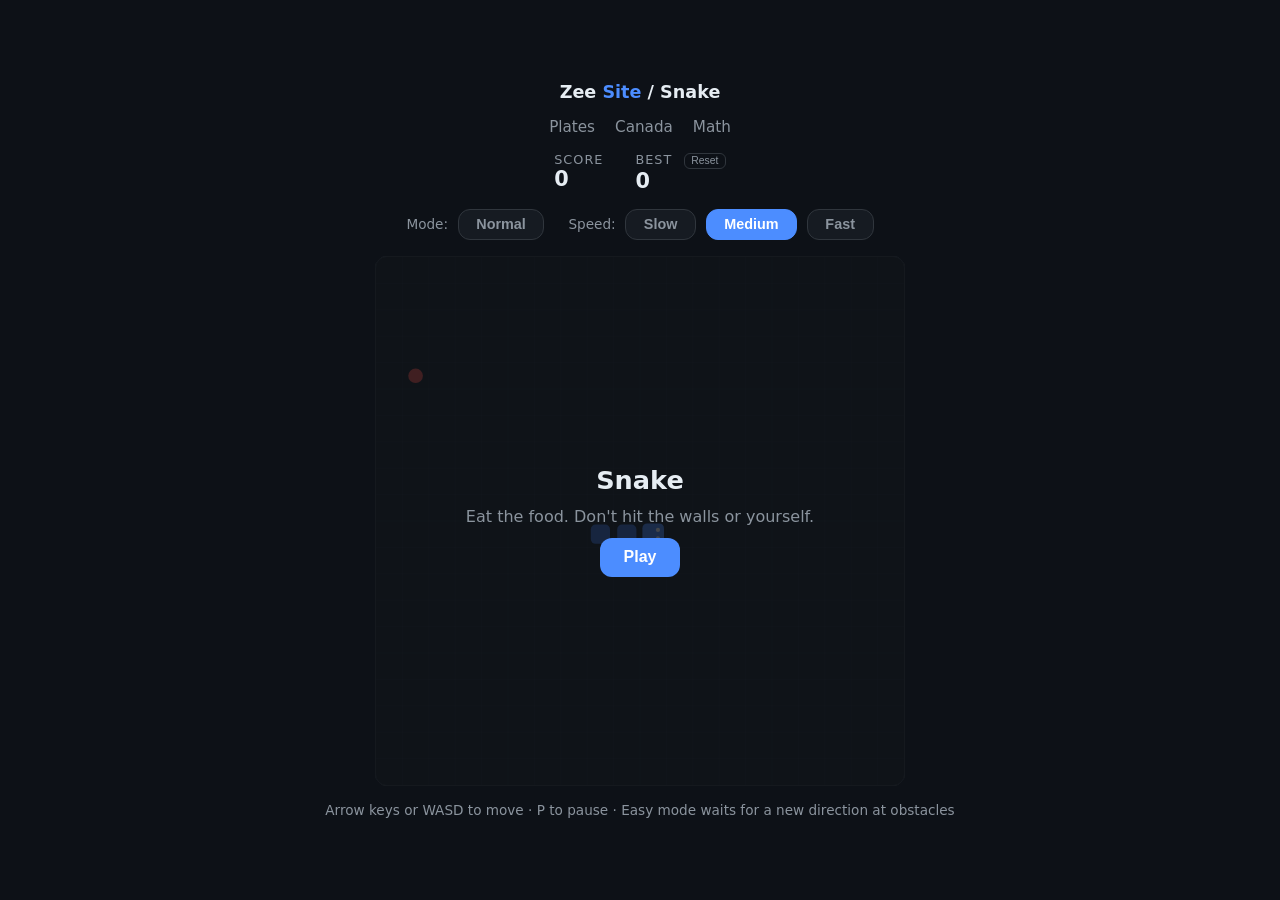
<file: snake.html>
<!DOCTYPE html>
<html lang="en">
<head>
  <meta charset="UTF-8" />
  <meta name="viewport" content="width=device-width, initial-scale=1.0" />
  <title>Snake — Zee Site</title>
  <style>
    :root {
      --bg: #0d1117;
      --surface: #161b22;
      --text: #e6edf3;
      --muted: #8b949e;
      --accent: #4c8dff;
      --border: #30363d;
      --radius: 12px;
    }

    * { margin: 0; padding: 0; box-sizing: border-box; }

    body {
      font-family: system-ui, -apple-system, "Segoe UI", sans-serif;
      background: var(--bg);
      color: var(--text);
      min-height: 100vh;
      display: flex;
      flex-direction: column;
      align-items: center;
      justify-content: center;
      gap: 1rem;
      padding: 1.5rem;
    }

    .brand { text-decoration: none; color: var(--text); font-weight: 700; font-size: 1.1rem; }
    .brand span { color: var(--accent); }
    .game-nav { display: flex; gap: 1.25rem; }
    .game-nav a { color: var(--muted); text-decoration: none; font-size: 0.95rem; }
    .game-nav a:hover { color: var(--text); }

    .hud {
      display: flex;
      gap: 2rem;
      font-variant-numeric: tabular-nums;
    }
    .hud .label { color: var(--muted); font-size: 0.8rem; text-transform: uppercase; letter-spacing: 0.08em; }
    .hud .value { font-size: 1.3rem; font-weight: 700; }
    .reset-best {
      background: transparent;
      border: 1px solid var(--border);
      color: var(--muted);
      border-radius: 6px;
      padding: 0.1rem 0.4rem;
      margin-left: 0.4rem;
      font-size: 0.65rem;
      font-weight: 400;
      text-transform: none;
      letter-spacing: 0;
    }
    .reset-best:hover { opacity: 1; border-color: var(--accent); color: var(--text); }

    .board-wrap { position: relative; }

    canvas {
      background: var(--surface);
      border: 1px solid var(--border);
      border-radius: var(--radius);
      display: block;
      max-width: 100%;
    }

    .overlay {
      position: absolute;
      inset: 0;
      display: flex;
      flex-direction: column;
      align-items: center;
      justify-content: center;
      gap: 0.75rem;
      background: color-mix(in srgb, var(--bg) 78%, transparent);
      border-radius: var(--radius);
      text-align: center;
      padding: 1rem;
    }
    .overlay.hidden { display: none; }
    .overlay h2 { font-size: 1.6rem; }
    .overlay p { color: var(--muted); }

    button {
      background: var(--accent);
      color: #fff;
      border: none;
      padding: 0.65rem 1.5rem;
      border-radius: var(--radius);
      font-weight: 600;
      font-size: 1rem;
      cursor: pointer;
    }
    button:hover { opacity: 0.85; }

    .hint { color: var(--muted); font-size: 0.85rem; text-align: center; }

    .settings-row {
      display: flex;
      flex-wrap: wrap;
      align-items: center;
      justify-content: center;
      gap: 0.5rem 1.5rem;
    }
    .mode-row {
      display: flex;
      align-items: center;
      justify-content: center;
      gap: 0.6rem;
      font-size: 0.9rem;
    }
    .mode-row button {
      background: var(--surface);
      color: var(--muted);
      border: 1px solid var(--border);
      padding: 0.4rem 1.1rem;
      font-size: 0.9rem;
    }
    .mode-row button[aria-pressed="true"] {
      background: var(--accent);
      border-color: var(--accent);
      color: #fff;
    }

    .touch {
      display: none;
      grid-template-areas:
        ". up ."
        "left down right";
      gap: 0.5rem;
      margin-top: 0.5rem;
    }
    .touch button { width: 3.4rem; height: 3.4rem; font-size: 1.2rem; padding: 0; }
    .touch .up { grid-area: up; }
    .touch .down { grid-area: down; }
    .touch .left { grid-area: left; }
    .touch .right { grid-area: right; }

    @media (pointer: coarse) { .touch { display: grid; } }
  </style>
</head>
<body>
  <a class="brand" href="index.html">Zee<span> Site</span> / Snake</a>
  <nav class="game-nav">
    <a href="plates.html">Plates</a>
    <a href="plates-canada.html">Canada</a>
    <a href="math.html">Math</a>
  </nav>

  <div class="hud">
    <div><div class="label">Score</div><div class="value" id="score">0</div></div>
    <div>
      <div class="label">Best <button id="resetBestBtn" class="reset-best" type="button" title="Reset best score">Reset</button></div>
      <div class="value" id="best">0</div>
    </div>
  </div>

  <div class="settings-row">
    <div class="mode-row">
      <span class="hint" style="margin:0">Mode:</span>
      <button id="modeBtn" type="button" aria-pressed="false">Normal</button>
    </div>
    <div class="mode-row">
      <span class="hint" style="margin:0">Speed:</span>
      <button class="speedBtn" type="button" data-speed="slow" aria-pressed="false">Slow</button>
      <button class="speedBtn" type="button" data-speed="medium" aria-pressed="true">Medium</button>
      <button class="speedBtn" type="button" data-speed="fast" aria-pressed="false">Fast</button>
    </div>
  </div>

  <div class="board-wrap">
    <canvas id="board" width="528" height="528" aria-label="Snake game board"></canvas>
    <div class="overlay" id="overlay">
      <h2 id="overlayTitle">Snake</h2>
      <p id="overlayText">Eat the food. Don't hit the walls or yourself.</p>
      <button id="startBtn">Play</button>
    </div>
  </div>

  <div class="touch">
    <button class="up"    data-dir="up">▲</button>
    <button class="left"  data-dir="left">◀</button>
    <button class="down"  data-dir="down">▼</button>
    <button class="right" data-dir="right">▶</button>
  </div>

  <p class="hint">Arrow keys or WASD to move · P to pause · Easy mode waits for a new direction at obstacles</p>

  <script>
    const canvas = document.getElementById('board');
    const ctx = canvas.getContext('2d');

    const scoreEl = document.getElementById('score');
    const bestEl = document.getElementById('best');
    const resetBestBtn = document.getElementById('resetBestBtn');
    const overlay = document.getElementById('overlay');
    const overlayTitle = document.getElementById('overlayTitle');
    const overlayText = document.getElementById('overlayText');
    const startBtn = document.getElementById('startBtn');
    const modeBtn = document.getElementById('modeBtn');

    const GRID = 20;                 // cells per side
    const CELL = canvas.width / GRID;
    // Step timing for each speed setting; Medium is the default (the previous speed)
    const SPEEDS = {
      slow:   { start: 300, min: 170, step: 2 },
      medium: { start: 210, min: 110, step: 2 },
      fast:   { start: 140, min: 65,  step: 4 }
    };

    const COLORS = {
      head: '#4c8dff',
      body: '#3a6fd0',
      food: '#f85149',
      eye: '#ffffff',
      text: '#e6edf3',
      muted: '#8b949e'
    };

    let snake, prevSnake, dir, nextDir, food, score, best, stepMs, lastStep, running, paused, dead, waiting;
    // Easy mode: obstacles pause instead of ending the run (remembered between visits)
    let easyMode = localStorage.getItem('snake-easy') === '1';

    const savedSpeed = localStorage.getItem('snake-speed');
    let speed = Object.prototype.hasOwnProperty.call(SPEEDS, savedSpeed) ? savedSpeed : 'medium';

    function syncModeBtn() {
      modeBtn.textContent = easyMode ? 'Easy' : 'Normal';
      modeBtn.setAttribute('aria-pressed', String(easyMode));
      if (!running) {
        overlayText.textContent = easyMode
          ? 'Eat the food. Obstacles pause instead of ending the game.'
          : "Eat the food. Don't hit the walls or yourself.";
      }
    }

    function syncSpeedBtns() {
      document.querySelectorAll('.speedBtn').forEach((btn) => {
        btn.setAttribute('aria-pressed', String(btn.dataset.speed === speed));
      });
    }

    function applySpeed() {
      const s = SPEEDS[speed];
      stepMs = Math.max(s.min, s.start - score * s.step);
    }

    best = Number(localStorage.getItem('snake-best') || 0);
    bestEl.textContent = best;

    function reset() {
      const mid = Math.floor(GRID / 2);
      snake = [{ x: mid, y: mid }, { x: mid - 1, y: mid }, { x: mid - 2, y: mid }];
      dir = { x: 1, y: 0 };
      nextDir = dir;
      score = 0;
      applySpeed();
      dead = false;
      paused = false;
      waiting = false;
      prevSnake = snake.map(s => ({ ...s }));
      placeFood();
      updateHud();
      lastStep = performance.now();
    }

    function placeFood() {
      while (true) {
        const f = {
          x: Math.floor(Math.random() * GRID),
          y: Math.floor(Math.random() * GRID)
        };
        if (!snake.some(s => s.x === f.x && s.y === f.y)) {
          food = f;
          return;
        }
      }
    }

    function updateHud() {
      scoreEl.textContent = score;
      bestEl.textContent = best;
    }

    function isBlocked(nx, ny) {
      const hx = snake[0].x + nx;
      const hy = snake[0].y + ny;
      if (hx < 0 || hy < 0 || hx >= GRID || hy >= GRID) return true;
      return snake.some(s => s.x === hx && s.y === hy);
    }

    function hasClearDirection() {
      return [[1, 0], [-1, 0], [0, 1], [0, -1]].some(([x, y]) =>
        !(dir.x === -x && dir.y === -y) && !isBlocked(x, y));
    }

    function setDir(nx, ny) {
      // Prevent reversing into yourself
      if (dir.x === -nx && dir.y === -ny) return;
      if (waiting) {
        // While waiting at an obstacle, only a direction that actually clears it resumes play
        if (isBlocked(nx, ny)) return;
        waiting = false;
        prevSnake = snake.map(s => ({ ...s }));
        lastStep = performance.now();
      }
      nextDir = { x: nx, y: ny };
    }

    function step(now) {
      requestAnimationFrame(step);
      if (!running || paused || dead || waiting) return;
      if (now - lastStep < stepMs) return;

      // Check the upcoming cell before committing the move
      if (isBlocked(nextDir.x, nextDir.y)) {
        if (easyMode) {
          waiting = true;   // pause in place until the player picks a clear direction
          if (!hasClearDirection()) {
            showOverlay('Trapped!', 'No open direction — start a new game.', 'Restart');
          }
          return;
        }
        return gameOver();
      }

      lastStep = now;
      prevSnake = snake.map(s => ({ ...s }));
      dir = nextDir;

      const head = { x: snake[0].x + dir.x, y: snake[0].y + dir.y };
      snake.unshift(head);

      if (head.x === food.x && head.y === food.y) {
        score++;
        // Speed up gradually as the snake grows
        applySpeed();
        if (score > best) {
          best = score;
          localStorage.setItem('snake-best', best);
        }
        placeFood();
        updateHud();
      } else {
        snake.pop();
      }
    }

    function gameOver() {
      dead = true;
      showOverlay('Game over', `Score: ${score} · Best: ${best}`, 'Play again');
    }

    function showOverlay(title, text, btn) {
      overlayTitle.textContent = title;
      overlayText.textContent = text;
      startBtn.textContent = btn;
      overlay.classList.remove('hidden');
    }

    function hideOverlay() {
      overlay.classList.add('hidden');
    }

    function draw() {
      requestAnimationFrame(draw);

      ctx.clearRect(0, 0, canvas.width, canvas.height);

      // Subtle grid
      ctx.strokeStyle = 'rgba(255,255,255,0.03)';
      ctx.lineWidth = 1;
      for (let i = 1; i < GRID; i++) {
        ctx.beginPath();
        ctx.moveTo(i * CELL, 0); ctx.lineTo(i * CELL, canvas.height);
        ctx.moveTo(0, i * CELL); ctx.lineTo(canvas.width, i * CELL);
        ctx.stroke();
      }

      const now = performance.now();

      // Food with a gentle pulse
      const fx = food.x * CELL + CELL / 2;
      const fy = food.y * CELL + CELL / 2;
      ctx.fillStyle = COLORS.food;
      ctx.beginPath();
      ctx.arc(fx, fy, CELL * (0.30 + 0.025 * Math.sin(now / 220)), 0, Math.PI * 2);
      ctx.fill();

      // How far through the current step are we? 0 = previous cell, 1 = current cell.
      const alpha = (running && !paused && !dead && !waiting)
        ? Math.min(1, (now - lastStep) / stepMs)
        : 1;

      let headGx = snake[0].x, headGy = snake[0].y;

      // Snake — interpolate each segment between its previous and current cell
      for (let i = snake.length - 1; i >= 0; i--) {
        const cur = snake[i];
        const prev = prevSnake[Math.min(i, prevSnake.length - 1)] || cur;
        const gx = prev.x + (cur.x - prev.x) * alpha;
        const gy = prev.y + (cur.y - prev.y) * alpha;
        if (i === 0) { headGx = gx; headGy = gy; }

        ctx.fillStyle = i === 0 ? COLORS.head : COLORS.body;
        const pad = i === 0 ? 2.4 : 3.6;
        const r = 4.8;
        const x = gx * CELL + pad, y = gy * CELL + pad;
        const w = CELL - pad * 2, h = CELL - pad * 2;
        roundRect(x, y, w, h, r);
        ctx.fill();
      }

      // Eyes on the head
      const ex = headGx * CELL + CELL / 2 + dir.x * CELL * 0.18;
      const ey = headGy * CELL + CELL / 2 + dir.y * CELL * 0.18;
      const off = CELL * 0.16;
      const e1 = dir.x !== 0 ? { x: ex, y: ey - off } : { x: ex - off, y: ey };
      const e2 = dir.x !== 0 ? { x: ex, y: ey + off } : { x: ex + off, y: ey };
      ctx.fillStyle = COLORS.eye;
      for (const e of [e1, e2]) {
        ctx.beginPath();
        ctx.arc(e.x, e.y, CELL * 0.08, 0, Math.PI * 2);
        ctx.fill();
      }

      // Easy mode: the snake stopped at an obstacle, prompt for a new direction
      if (waiting) {
        ctx.fillStyle = 'rgba(13, 17, 23, 0.72)';
        ctx.fillRect(0, 0, canvas.width, canvas.height);
        ctx.textAlign = 'center';
        ctx.fillStyle = COLORS.text;
        ctx.font = '700 31px system-ui, sans-serif';
        ctx.fillText('Blocked!', canvas.width / 2, canvas.height / 2 - 10);
        ctx.fillStyle = COLORS.muted;
        ctx.font = '18px system-ui, sans-serif';
        ctx.fillText('Press a new direction to keep going', canvas.width / 2, canvas.height / 2 + 26);
        ctx.textAlign = 'start';
      }
    }

    function roundRect(x, y, w, h, r) {
      ctx.beginPath();
      ctx.moveTo(x + r, y);
      ctx.arcTo(x + w, y, x + w, y + h, r);
      ctx.arcTo(x + w, y + h, x, y + h, r);
      ctx.arcTo(x, y + h, x, y, r);
      ctx.arcTo(x, y, x + w, y, r);
      ctx.closePath();
    }

    function start() {
      reset();
      running = true;
      hideOverlay();
    }

    function togglePause() {
      if (!running || dead || waiting) return;
      paused = !paused;
      if (paused) showOverlay('Paused', 'Press P or the button to resume', 'Resume');
      else hideOverlay();
    }

    const KEYS = {
      ArrowUp: 'up', KeyW: 'up',
      ArrowDown: 'down', KeyS: 'down',
      ArrowLeft: 'left', KeyA: 'left',
      ArrowRight: 'right', KeyD: 'right'
    };
    const DIRS = {
      up: [0, -1], down: [0, 1],
      left: [-1, 0], right: [1, 0]
    };

    document.addEventListener('keydown', (e) => {
      if (e.code === 'KeyP') { togglePause(); return; }
      if (e.code === 'Space' || e.code === 'Enter') {
        if (!running || dead || (waiting && !overlay.classList.contains('hidden'))) {
          e.preventDefault();
          start();
        }
        return;
      }
      const d = KEYS[e.code];
      if (d) {
        e.preventDefault();
        const [nx, ny] = DIRS[d];
        setDir(nx, ny);
      }
    });

    document.querySelectorAll('.touch [data-dir]').forEach((btn) => {
      btn.addEventListener('click', () => {
        const [nx, ny] = DIRS[btn.dataset.dir];
        setDir(nx, ny);
      });
    });

    startBtn.addEventListener('click', () => {
      if (paused) togglePause();
      else start();
    });

    resetBestBtn.addEventListener('click', () => {
      best = 0;
      localStorage.removeItem('snake-best');
      updateHud();
    });

    modeBtn.addEventListener('click', () => {
      easyMode = !easyMode;
      localStorage.setItem('snake-easy', easyMode ? '1' : '0');
      syncModeBtn();
      // Leaving easy mode while blocked: the next step will apply normal collision rules
      if (!easyMode && waiting) {
        waiting = false;
        lastStep = performance.now();
        hideOverlay();
      }
    });

    document.querySelectorAll('.speedBtn').forEach((btn) => {
      btn.addEventListener('click', () => {
        speed = btn.dataset.speed;
        localStorage.setItem('snake-speed', speed);
        syncSpeedBtns();
        applySpeed();
        lastStep = performance.now();   // avoid an immediate catch-up step
      });
    });

    // Init
    syncModeBtn();
    syncSpeedBtns();
    reset();
    running = false;
    requestAnimationFrame(step);
    requestAnimationFrame(draw);
  </script>
</body>
</html>
</file>
<file: style.css>
:root {
  --bg: #0d1117;
  --surface: #161b22;
  --text: #e6edf3;
  --muted: #8b949e;
  --accent: #4c8dff;
  --border: #30363d;
  --radius: 12px;
}

* { margin: 0; padding: 0; box-sizing: border-box; }

body {
  font-family: system-ui, -apple-system, "Segoe UI", sans-serif;
  background: var(--bg);
  color: var(--text);
  line-height: 1.6;
}

.nav {
  display: flex;
  align-items: center;
  justify-content: space-between;
  padding: 1rem 1.5rem;
  border-bottom: 1px solid var(--border);
  position: sticky;
  top: 0;
  background: color-mix(in srgb, var(--bg) 85%, transparent);
  backdrop-filter: blur(8px);
}

.brand {
  font-weight: 700;
  font-size: 1.15rem;
  color: var(--text);
  text-decoration: none;
}
.brand span { color: var(--accent); }

.nav nav a {
  color: var(--muted);
  text-decoration: none;
  margin-left: 1.25rem;
  font-size: 0.95rem;
}
.nav nav a:hover { color: var(--text); }

main {
  max-width: 860px;
  margin: 0 auto;
  padding: 0 1.5rem;
}

.hero {
  text-align: center;
  padding: 5rem 0 4rem;
}
.hero h1 {
  font-size: clamp(2rem, 6vw, 3.25rem);
  letter-spacing: -0.02em;
  margin-bottom: 0.75rem;
}
.hero p {
  color: var(--muted);
  font-size: 1.15rem;
  max-width: 34rem;
  margin: 0 auto 2rem;
}

.cta {
  display: inline-block;
  background: var(--accent);
  color: #fff;
  padding: 0.7rem 1.6rem;
  border-radius: var(--radius);
  text-decoration: none;
  font-weight: 600;
  transition: opacity 0.15s ease;
}
.cta:hover { opacity: 0.85; }

.features {
  display: grid;
  grid-template-columns: repeat(auto-fit, minmax(220px, 1fr));
  gap: 1rem;
  padding-bottom: 3rem;
}
.features article {
  background: var(--surface);
  border: 1px solid var(--border);
  border-radius: var(--radius);
  padding: 1.5rem;
}
.features h2 { font-size: 1.1rem; margin-bottom: 0.4rem; }
.features p { color: var(--muted); font-size: 0.95rem; }

.about {
  border-top: 1px solid var(--border);
  padding: 2.5rem 0 4rem;
}
.about h2 { margin-bottom: 0.5rem; }
.about a { color: var(--accent); }

.footer {
  border-top: 1px solid var(--border);
  text-align: center;
  padding: 1.5rem;
  color: var(--muted);
  font-size: 0.85rem;
}
</file>
